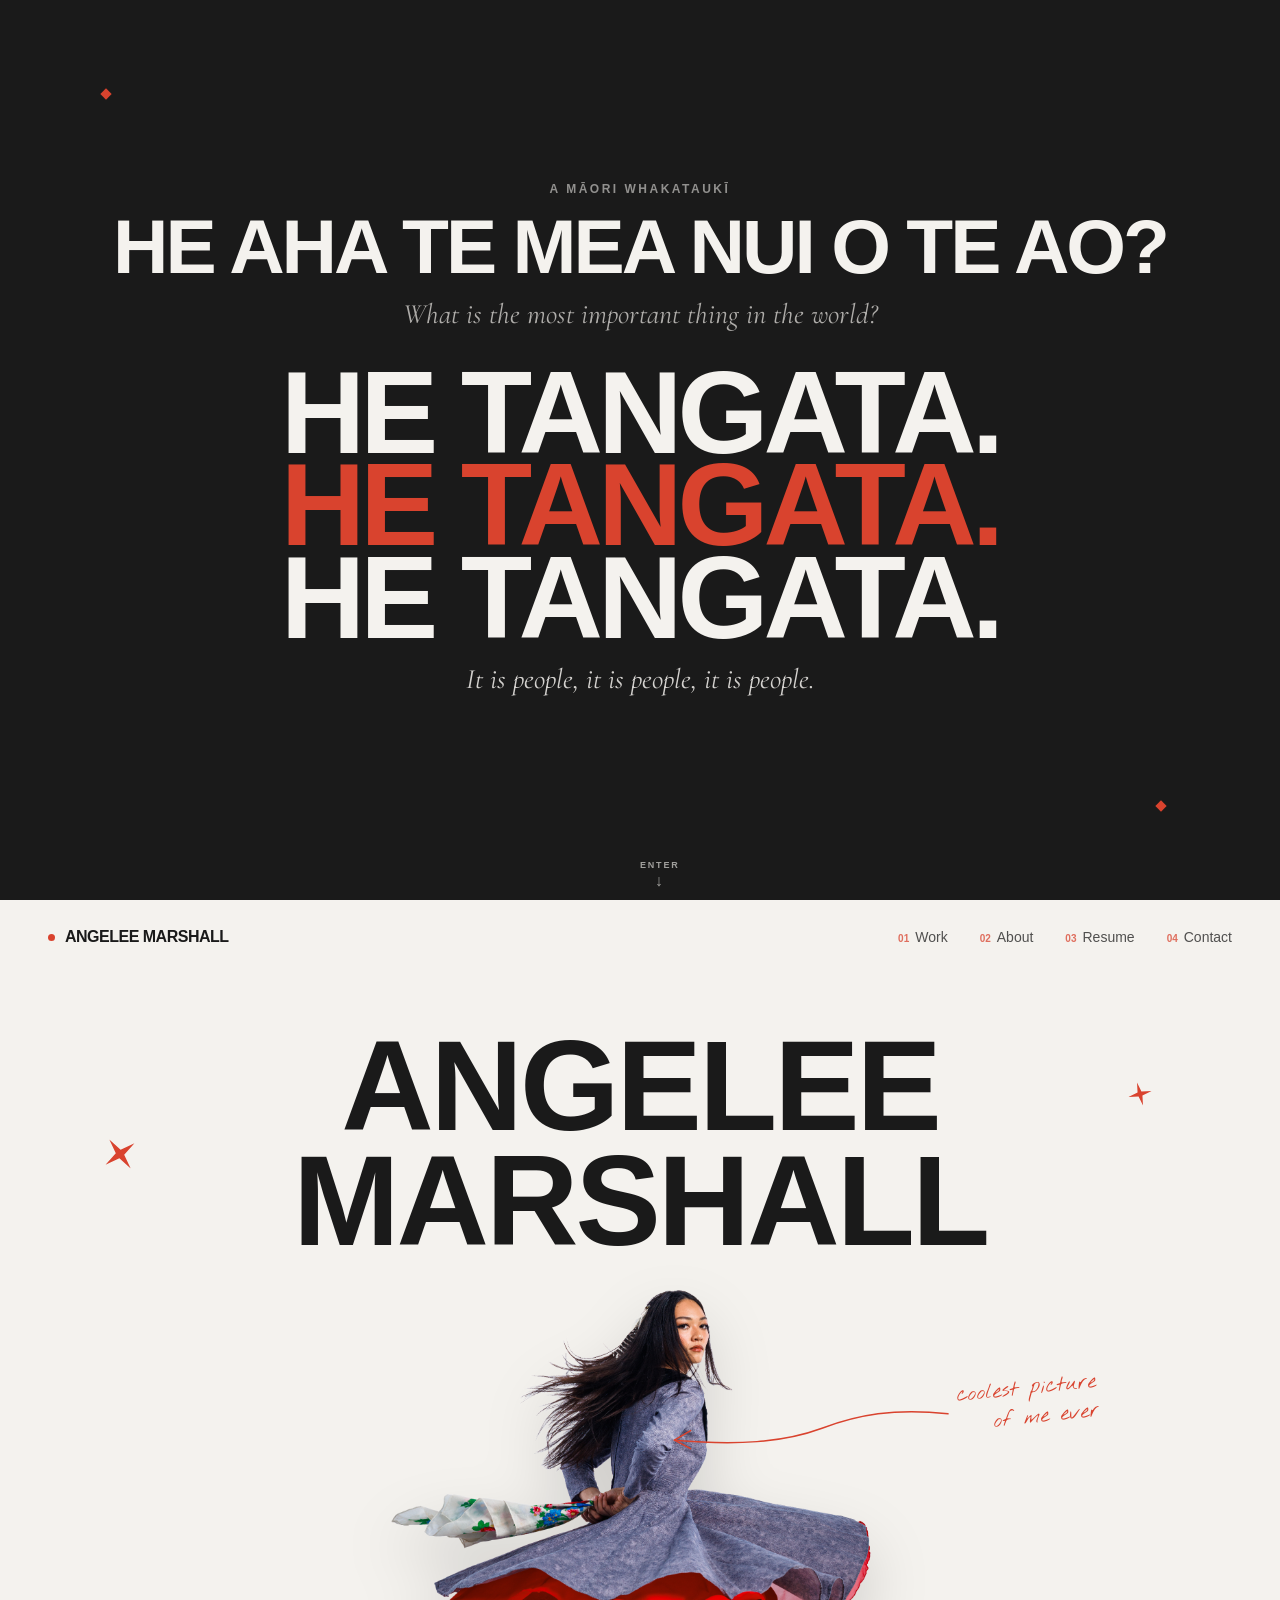
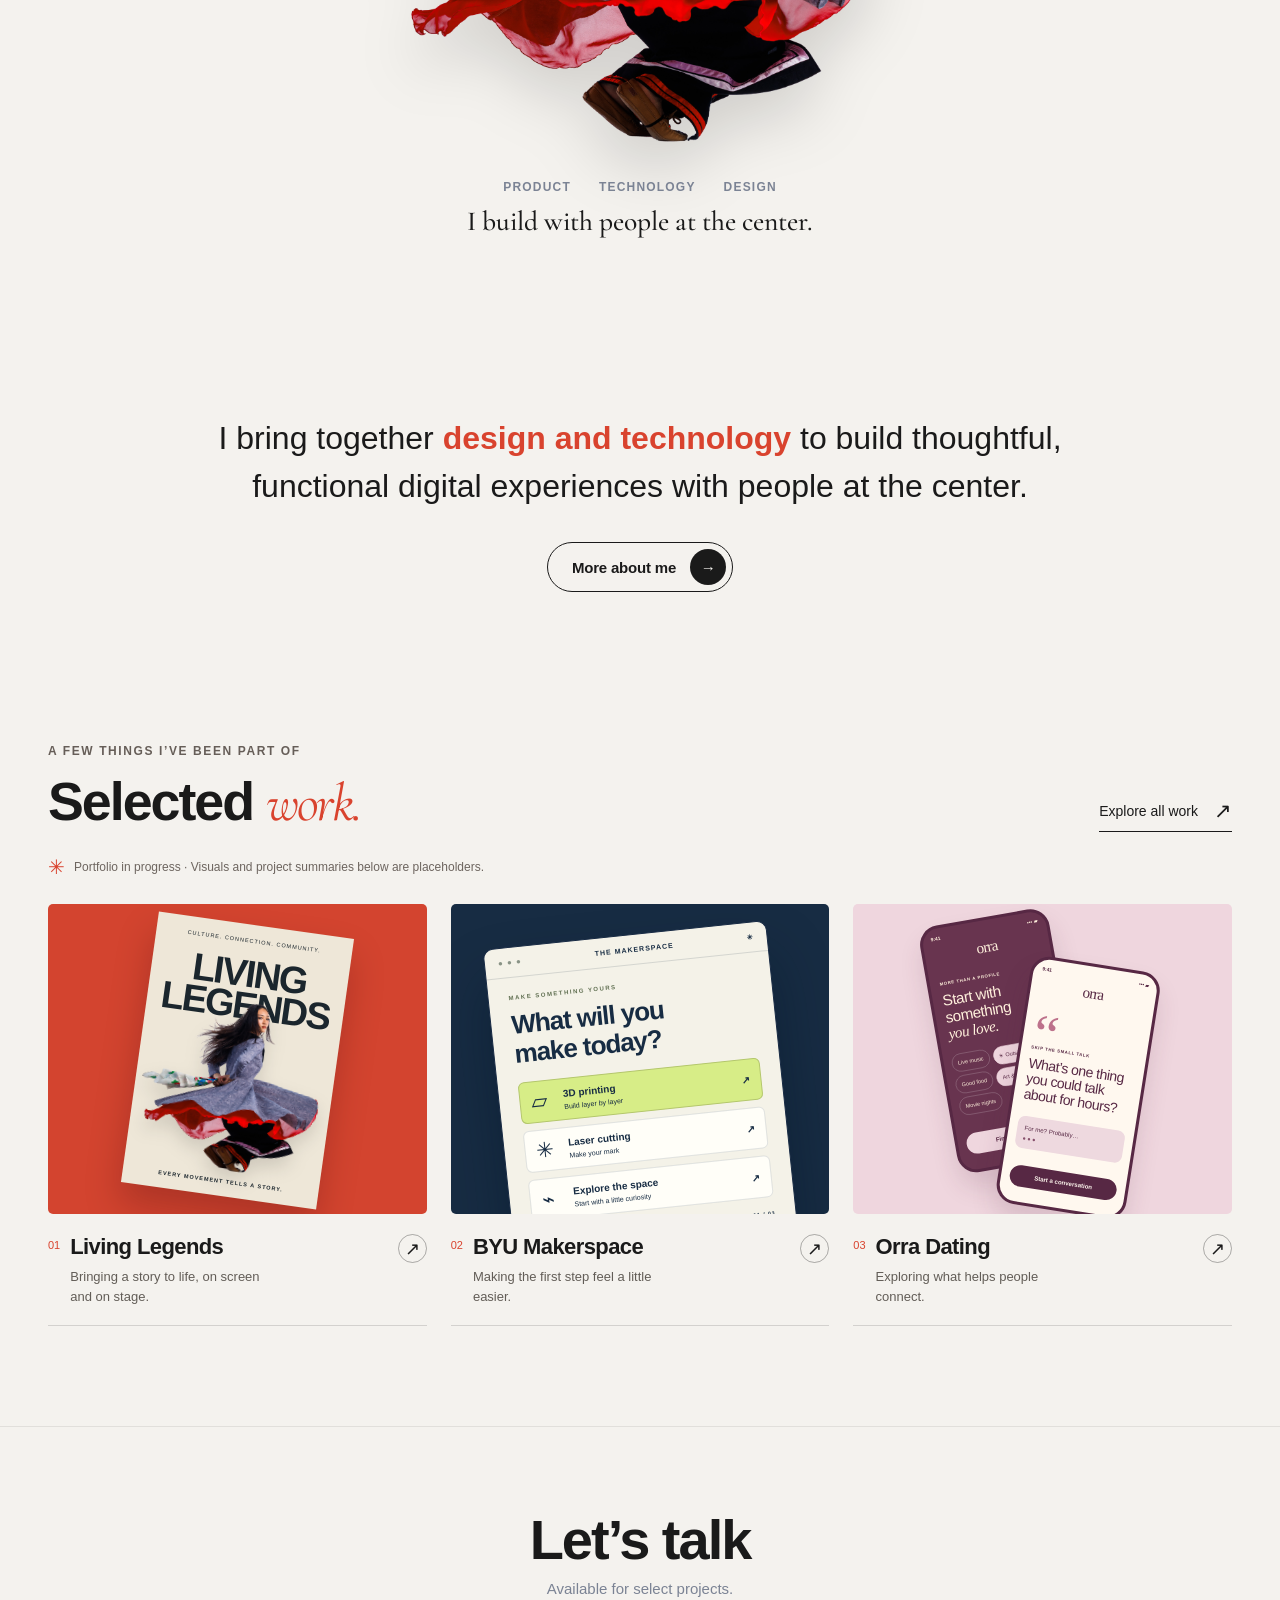
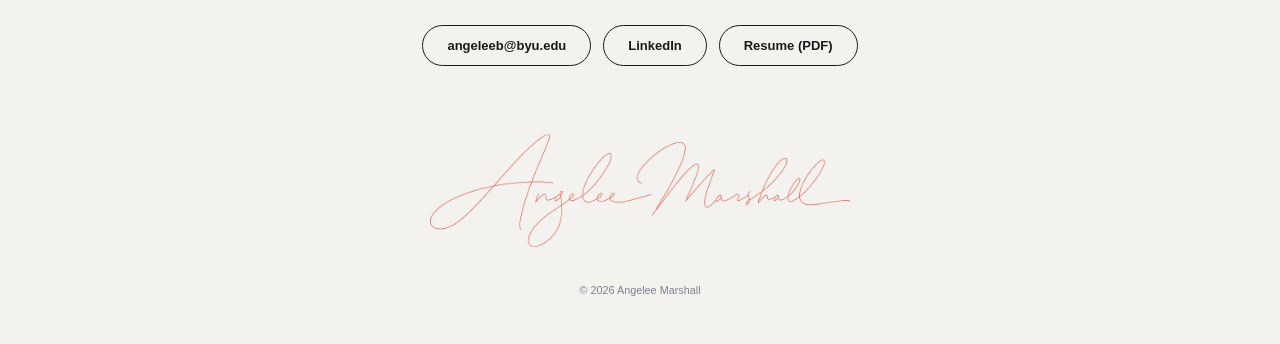
<file: index.html>
<!DOCTYPE html>
<html lang="en">
<head>
<meta charset="UTF-8">
<meta name="viewport" content="width=device-width, initial-scale=1.0">
<title>Angelee Marshall — Portfolio</title>
<script>try{var v=sessionStorage.getItem('pt');if(v)document.documentElement.classList.add(v==='soft'?'entering-soft':'entering')}catch(e){}</script>
<link rel="stylesheet" href="style.css">
<link rel="stylesheet" href="projects.css">
<link rel="icon" href="data:image/svg+xml,%3Csvg xmlns='http://www.w3.org/2000/svg' viewBox='0 0 24 24'%3E%3Cpath d='M12 0L14 10L24 12L14 14L12 24L10 14L0 12L10 10Z' fill='%23d9432e'/%3E%3C/svg%3E">
<meta property="og:title" content="Angelee Marshall — Portfolio">
<meta property="og:description" content="Design and technology, with people at the center.">
<meta property="og:type" content="website">
<meta property="og:image" content="angelee-photo.png">
<meta name="description" content="Design and technology, with people at the center.">
<noscript><style>.reveal,.reveal-fade,.reveal-left,.photo-wrap,.doodle{opacity:1!important;transform:none!important;filter:none!important}.doodle-line{clip-path:none!important}.doodle-arrow-path,.doodle-arrow-head{stroke-dashoffset:0!important}</style></noscript>
</head>
<body>

<section class="opening" aria-label="Portfolio introduction">
  <div class="opening-inner">
    <p class="opening-kicker">A Māori whakataukī</p>
    <h1>HE AHA TE MEA NUI O TE AO?</h1>
    <p class="opening-translation">What is the most important thing in the world?</p>

    <div class="people-line" aria-label="He tangata, he tangata, he tangata">
      <span>HE TANGATA.</span>
      <span>HE TANGATA.</span>
      <span>HE TANGATA.</span>
    </div>

    <p class="people-translation">It is people, it is people, it is people.</p>
  </div>

  <a class="scroll-cue" href="#home" aria-label="Continue to Angelee Marshall portfolio">
    <span>Enter</span>
    <span class="arrow">↓</span>
  </a>
</section>

<div class="site-shell" id="home">
  <nav aria-label="Main">
  <a class="logo" href="index.html#home"><span class="logo-mark"></span>ANGELEE MARSHALL</a>
  <ul>
    <li><a href="work.html"><span class="nav-num">01</span>Work</a></li>
    <li><a href="about.html"><span class="nav-num">02</span>About</a></li>
    <li><a href="resume.html"><span class="nav-num">03</span>Resume</a></li>
    <li><a href="contact.html"><span class="nav-num">04</span>Contact</a></li>
  </ul>
  <div class="nav-progress"><div class="nav-progress-bar"></div></div>
</nav>

  <div class="hero">
    <div class="headline">ANGELEE<br>MARSHALL</div>

    <svg class="sparkle sparkle-left" viewBox="0 0 24 24" fill="none" aria-hidden="true"><path d="M12 0L14 10L24 12L14 14L12 24L10 14L0 12L10 10L12 0Z" fill="currentColor"/></svg>
    <svg class="sparkle sparkle-right" viewBox="0 0 24 24" fill="none" aria-hidden="true"><path d="M12 0L14 10L24 12L14 14L12 24L10 14L0 12L10 10L12 0Z" fill="currentColor"/></svg>

    <div class="photo-wrap">
      <img src="angelee-photo.png" alt="Angelee Marshall dancing" class="hero-photo">
    </div>

    <div class="doodle">
      <span class="doodle-text">
        <span class="doodle-line doodle-line-one">coolest picture</span>
        <span class="doodle-line doodle-line-two">of me ever</span>
      </span>
      <svg viewBox="0 0 500 120" aria-hidden="true">
        <path class="doodle-arrow-path" pathLength="1" d="M480 38 C 390 28, 329 40, 270 62 C 205 86, 128 91, 24 82" />
        <path class="doodle-arrow-head" pathLength="1" d="M24 82 L 51 66 M24 82 L 51 96" />
      </svg>
    </div>

    <div class="caption-bottom">
      <div class="tags">
        <span>Product</span>
        <span>Technology</span>
        <span>Design</span>
      </div>
      <p class="hero-intro">I build with people at the center.</p>
    </div>
  </div>

  <section class="about reveal" id="about">
    <p>I bring together <span class="accent">design and technology</span> to build thoughtful, functional digital experiences with people at the center.</p>
    <a class="about-cta" href="about.html"><span class="about-cta-text">More about me</span><span class="about-cta-arrow" aria-hidden="true">&rarr;</span></a>
  </section>

  <section class="selected-work selected-work--home" id="projects" aria-labelledby="selected-title">
  <div class="selection-heading">
    <div><p class="eyebrow">A FEW THINGS I’VE BEEN PART OF</p><h2 id="selected-title">Selected <em>work.</em></h2></div>
    <a class="home-work-link" href="work.html">Explore all work <span aria-hidden="true">↗</span></a>
  </div>
  <p class="draft-note"><span aria-hidden="true">✳</span> Portfolio in progress · Visuals and project summaries below are placeholders.</p>

  <div class="home-project-grid">
  <article class="project-entry" data-project="legends">
    <button class="project-button" type="button" data-open-project="legends" aria-haspopup="dialog" aria-label="Explore Living Legends project preview">
      <div class="project-stage legends-stage" aria-hidden="true">
        <div class="stage-topline"><span>BYU LIVING LEGENDS</span><span>CREATIVE DIRECTION / 01</span></div>
        <div class="legends-type">STORIES<br>IN <i>MOTION.</i></div>
        <div class="poster-paper"><span class="poster-label">CULTURE. CONNECTION. COMMUNITY.</span><strong>LIVING<br>LEGENDS</strong><img src="angelee-photo.png" alt="" loading="lazy"><span class="poster-bottom">EVERY MOVEMENT TELLS A STORY.</span></div>
        <div class="legends-note">Made to move you.</div>
        <span class="stage-edition">SOCIAL &amp; VISUAL STORYTELLING</span>
        <span class="project-hover">Explore preview <span>↗</span></span>
      </div>
      <div class="project-caption"><span class="project-index">01</span><div class="project-name"><h3>Living Legends</h3><p>Bringing a story to life, on screen and on stage.</p></div><div class="project-tags"><span>Visual design</span><span>Storytelling</span></div><span class="project-open" aria-hidden="true">↗</span></div>
    </button>
  </article>

  <article class="project-entry" data-project="makerspace">
    <button class="project-button" type="button" data-open-project="makerspace" aria-haspopup="dialog" aria-label="Explore BYU Makerspace project preview">
      <div class="project-stage maker-stage" aria-hidden="true">
        <div class="stage-topline"><span>BYU MAKERSPACE</span><span>EXPERIENCE DESIGN / 02</span></div>
        <div class="maker-type">BIG IDEAS.<br><span>SMALL<br>FIRST STEPS.</span></div>
        <div class="maker-window"><div class="window-bar"><span class="window-dots">● ● ●</span><span>THE MAKERSPACE</span><span>✳</span></div><div class="maker-screen"><div class="screen-eyebrow">MAKE SOMETHING YOURS</div><h4>What will you<br>make today?</h4><div class="tool-options"><div class="tool-option chosen"><span class="tool-icon">▱</span><span>3D printing<small>Build layer by layer</small></span><b>↗</b></div><div class="tool-option"><span class="tool-icon">✳</span><span>Laser cutting<small>Make your mark</small></span><b>↗</b></div><div class="tool-option"><span class="tool-icon">⌁</span><span>Explore the space<small>Start with a little curiosity</small></span><b>↗</b></div></div><div class="maker-screen-foot"><span>YOUR NEXT IDEA STARTS HERE.</span><span>01 / 03</span></div></div></div>
        <div class="maker-sticker">LESS FRICTION.<br><strong>MORE MAKING.</strong></div>
        <span class="stage-edition">FROM “HOW?” TO “I MADE THAT.”</span>
        <span class="project-hover">Explore preview <span>↗</span></span>
      </div>
      <div class="project-caption"><span class="project-index">02</span><div class="project-name"><h3>BYU Makerspace</h3><p>Making the first step feel a little easier.</p></div><div class="project-tags"><span>UX thinking</span><span>Service design</span></div><span class="project-open" aria-hidden="true">↗</span></div>
    </button>
  </article>

  <article class="project-entry" data-project="orra">
    <button class="project-button" type="button" data-open-project="orra" aria-haspopup="dialog" aria-label="Explore Orra Dating project preview">
      <div class="project-stage orra-stage" aria-hidden="true">
        <div class="stage-topline"><span>ORRA DATING</span><span>PRODUCT THINKING / 03</span></div>
        <div class="orra-wordmark">orra</div><div class="orra-tagline">A little curiosity.<br><i>A real connection.</i></div>
        <div class="phone phone-back"><div class="phone-status"><span>9:41</span><span>••• ▰</span></div><div class="phone-brand">orra</div><p class="phone-kicker">MORE THAN A PROFILE</p><h4>Start with<br>something<br><i>you love.</i></h4><div class="interest-cloud"><span>Live music</span><span class="interest-active">☀ Outside</span><span>Good food</span><span class="interest-active">Art &amp; design</span><span>Movie nights</span></div><div class="phone-action">Find your people</div></div>
        <div class="phone phone-front"><div class="phone-status"><span>9:41</span><span>••• ▰</span></div><div class="phone-brand">orra</div><div class="conversation-mark">“</div><p class="phone-kicker">SKIP THE SMALL TALK</p><h4>What’s one thing<br>you could talk<br>about for hours?</h4><div class="conversation-response">For me? Probably…<span class="typing-dots"><i></i><i></i><i></i></span></div><div class="phone-action">Start a conversation</div></div>
        <span class="stage-edition">DESIGNED AROUND CONNECTION</span>
        <span class="project-hover">Explore preview <span>↗</span></span>
      </div>
      <div class="project-caption"><span class="project-index">03</span><div class="project-name"><h3>Orra Dating</h3><p>Exploring what helps people connect.</p></div><div class="project-tags"><span>Product strategy</span><span>User experience</span></div><span class="project-open" aria-hidden="true">↗</span></div>
    </button>
  </article>
  </div>
  <p class="home-swipe-hint">Swipe to explore all three projects <span aria-hidden="true">↔</span></p>
</section>
<dialog class="project-dialog" aria-labelledby="dialog-title">
  <div class="dialog-top"><p class="eyebrow">PROJECT PREVIEW</p><button class="dialog-close" type="button" aria-label="Close project preview">Close <span aria-hidden="true">×</span></button></div>
  <p class="dialog-number"></p><h2 id="dialog-title"></h2><p class="dialog-intro"></p>
  <p class="dialog-disclaimer">Draft concept · These mockups and summaries are placeholders, not final deliverables or verified project results.</p>
  <div class="dialog-grid"><section><h3>The direction</h3><p class="dialog-direction"></p></section><section><h3>The design question</h3><p class="dialog-question"></p></section></div>
  <div class="dialog-next"><p>Case study in the making.</p><span>Real process, artifacts, and learnings coming next.</span></div>
</dialog>


  <footer id="contact">
  <h2><a href="contact.html">Let&rsquo;s talk</a></h2>
  <p>Available for select projects.</p>
  <div class="contact-links">
    <a href="mailto:angeleeb@byu.edu">angeleeb@byu.edu</a>
    <a href="https://www.linkedin.com/in/angelee-marshall" target="_blank" rel="noopener">LinkedIn</a>
    <a href="angelee-resume.pdf" download>Resume (PDF)</a>
  </div>
  <div class="sig reveal-fade">
    <img class="sig-image" src="signature-red.svg" alt="Angelee Marshall’s signature" width="2048" height="548">
  </div>
  <small>&copy; 2026 Angelee Marshall</small>
</footer>
</div>

<script src="script.js"></script>
<script src="projects.js"></script>
</body>
</html>
</file>
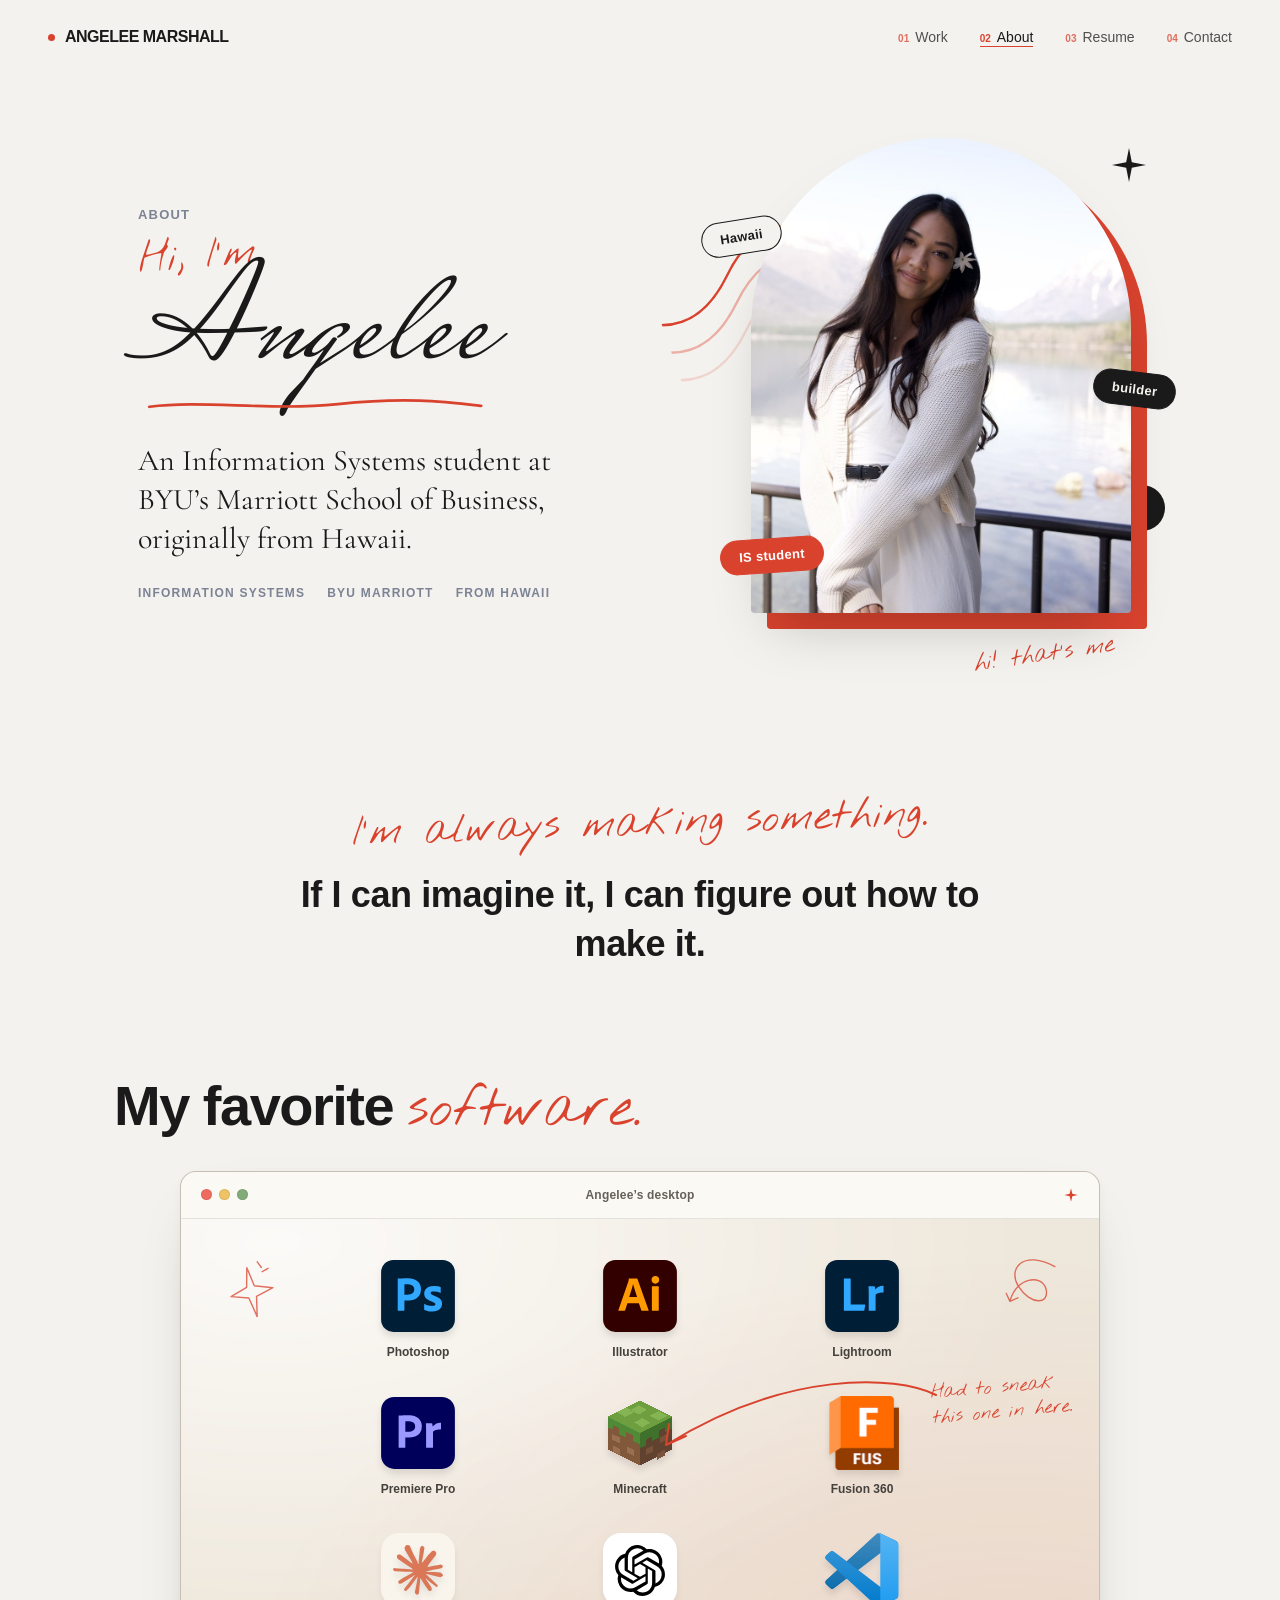
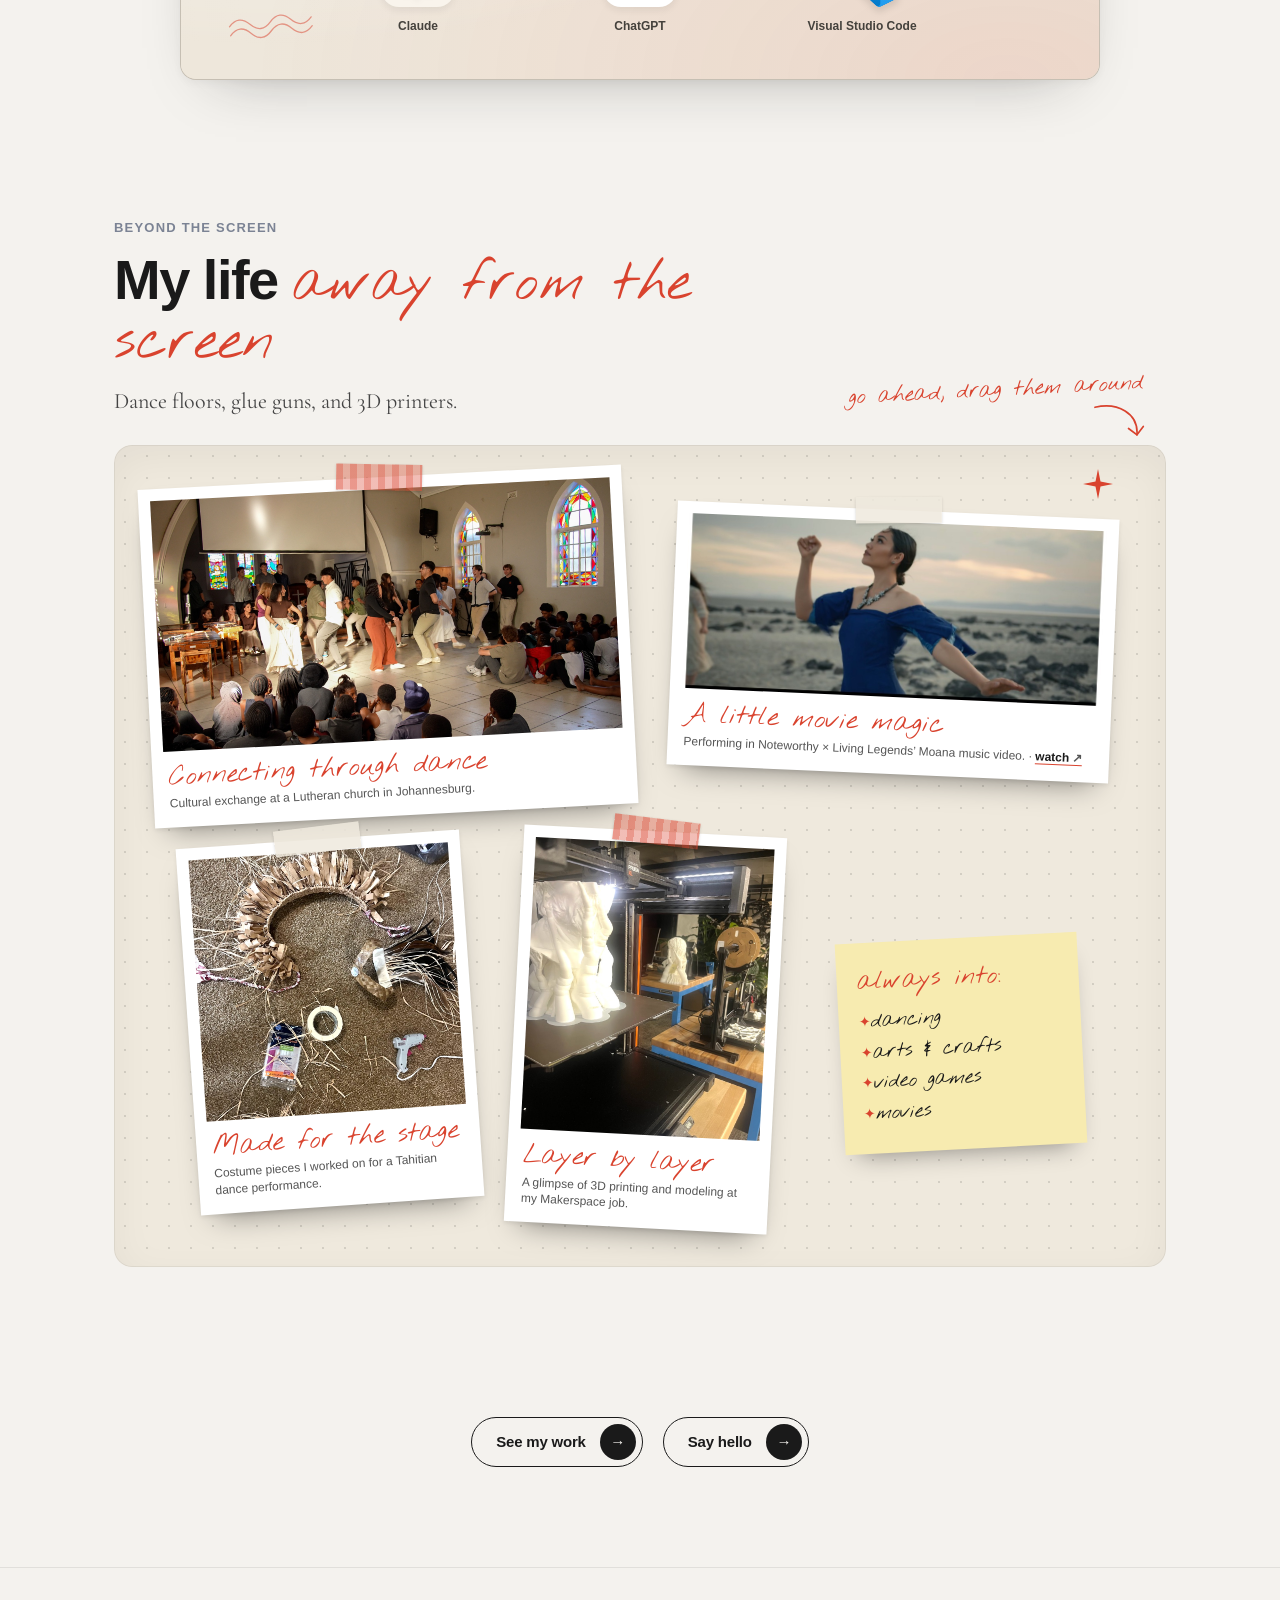
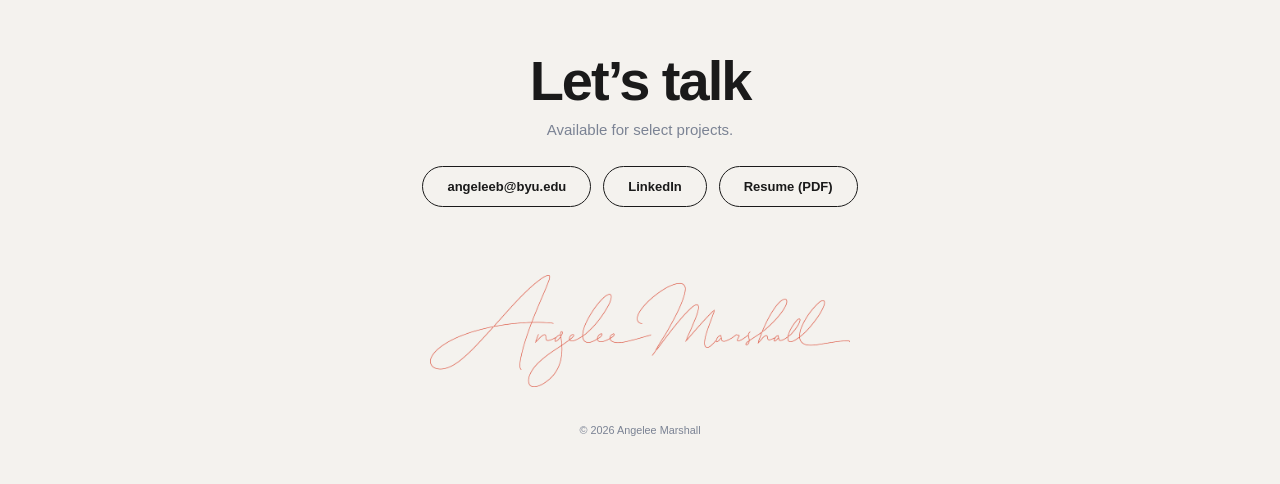
<file: about.html>
<!DOCTYPE html>
<html lang="en">
<head>
<meta charset="UTF-8">
<meta name="viewport" content="width=device-width, initial-scale=1.0">
<title>About — Angelee Marshall</title>
<script>try{var v=sessionStorage.getItem('pt');if(v)document.documentElement.classList.add(v==='soft'?'entering-soft':'entering')}catch(e){}</script>
<link rel="stylesheet" href="style.css">
<link rel="icon" href="data:image/svg+xml,%3Csvg xmlns='http://www.w3.org/2000/svg' viewBox='0 0 24 24'%3E%3Cpath d='M12 0L14 10L24 12L14 14L12 24L10 14L0 12L10 10Z' fill='%23d9432e'/%3E%3C/svg%3E">
<meta property="og:title" content="Angelee Marshall — Portfolio">
<meta property="og:description" content="Design and technology, with people at the center.">
<meta property="og:type" content="website">
<meta property="og:image" content="angelee-photo.png">
<meta name="description" content="Design and technology, with people at the center.">
<noscript><style>.reveal,.reveal-fade,.reveal-left,.photo-wrap,.doodle{opacity:1!important;transform:none!important;filter:none!important}.doodle-line{clip-path:none!important}.doodle-arrow-path,.doodle-arrow-head{stroke-dashoffset:0!important}</style></noscript>
</head>
<body>

<nav aria-label="Main">
  <a class="logo" href="index.html#home"><span class="logo-mark"></span>ANGELEE MARSHALL</a>
  <ul>
    <li><a href="work.html"><span class="nav-num">01</span>Work</a></li>
    <li><a href="about.html" class="active" aria-current="page"><span class="nav-num">02</span>About</a></li>
    <li><a href="resume.html"><span class="nav-num">03</span>Resume</a></li>
    <li><a href="contact.html"><span class="nav-num">04</span>Contact</a></li>
  </ul>
  <div class="nav-progress"><div class="nav-progress-bar"></div></div>
</nav>

<main>
<section class="about-hero">
  <div class="about-hero-text reveal">
    <p class="about-kicker">About</p>
    <h1 class="about-title" aria-label="Hi, I&rsquo;m Angelee"><span class="hi" aria-hidden="true">Hi, I&rsquo;m</span><span class="name-wrap" aria-hidden="true"><span class="name">Angelee</span><svg class="scribble" viewBox="0 0 300 18" preserveAspectRatio="none"><path pathLength="1" d="M4 11 C 50 3, 110 16, 170 8 S 262 5, 296 10"/></svg></span></h1>
    <p class="about-lede">An Information Systems student at BYU&rsquo;s Marriott School of Business, originally from Hawaii.</p>
    <ul class="about-facts" aria-label="Quick facts">
      <li>Information Systems</li>
      <li>BYU Marriott</li>
      <li>From Hawaii</li>
    </ul>
  </div>

  <div class="about-photo reveal">
    <svg class="deco-wave" viewBox="0 0 360 240" aria-hidden="true">
      <g class="wave-lines" fill="none" stroke="currentColor" stroke-width="2.5" stroke-linecap="round">
        <path d="M-160 95 Q-100 35-40 95 T80 95 T200 95 T320 95 T440 95 T560 95"/>
        <path d="M-160 125 Q-100 65-40 125 T80 125 T200 125 T320 125 T440 125 T560 125" opacity=".38"/>
        <path d="M-160 155 Q-100 95-40 155 T80 155 T200 155 T320 155 T440 155 T560 155" opacity=".16"/>
      </g>
    </svg>
    <span class="deco-dot" data-parallax="-0.08" aria-hidden="true"></span>
    <span class="sticker s1" data-parallax="0.07" aria-hidden="true">Hawaii</span>
    <span class="sticker s2" data-parallax="-0.06" aria-hidden="true">builder</span>
    <span class="sticker s3" data-parallax="0.04" aria-hidden="true">IS student</span>
    <div class="about-arch">
      <img src="angelee-about.jpg" alt="Angelee smiling with a white flower in her hair, standing by a mountain lake" width="900" height="1125">
    </div>
    <svg class="sparkle-static" viewBox="0 0 24 24" aria-hidden="true"><path d="M12 0L14 10L24 12L14 14L12 24L10 14L0 12L10 10L12 0Z" fill="currentColor"/></svg>
    <span class="about-note" aria-hidden="true">hi! that&rsquo;s me</span>
  </div>
</section>

<section class="about-curious reveal" aria-labelledby="making-title">
  <h2 class="about-always" id="making-title">I&rsquo;m always making something.</h2>
  <p>If I can imagine it, I can figure out how to make it.</p>
</section>

<section class="about-software" aria-labelledby="software-title">
  <div class="section-intro reveal">
    <h2 id="software-title">My favorite <em>software.</em></h2>
  </div>
  <div class="software-desktop reveal">
    <div class="desktop-bar">
      <span class="window-lights" aria-hidden="true"><i></i><i></i><i></i></span>
      <span class="desktop-title">Angelee&rsquo;s desktop</span>
      <svg class="desktop-menu-star" viewBox="0 0 24 24" aria-hidden="true"><path d="m12 2 2 8 8 2-8 2-2 8-2-8-8-2 8-2Z" fill="currentColor"/></svg>
    </div>
    <div class="desktop-canvas">
      <svg class="desktop-doodle doodle-star" viewBox="0 0 70 90" aria-hidden="true"><path d="m35 10 5 27 25 8-25 7-5 28-6-28-24-7 24-8Z M51 5l4 9M64 17l-9 3"/></svg>
      <svg class="desktop-doodle doodle-loop" viewBox="0 0 90 100" aria-hidden="true"><path d="M72 15C22 2 5 34 28 56s51 15 39-7C55 30 22 44 21 78M13 70l8 10 10-8"/></svg>
      <ul class="desktop-apps" aria-label="My favorite software">
      <li class="desktop-app"><span class="app-icon app-photoshop"><img src="app-icons/photoshop.svg" alt="" width="64" height="64" loading="lazy"></span><span class="app-label">Photoshop</span></li>
      <li class="desktop-app"><span class="app-icon app-illustrator"><img src="app-icons/illustrator.svg" alt="" width="64" height="64" loading="lazy"></span><span class="app-label">Illustrator</span></li>
      <li class="desktop-app"><span class="app-icon app-lightroom"><img src="app-icons/lightroom.svg" alt="" width="64" height="64" loading="lazy"></span><span class="app-label">Lightroom</span></li>
      <li class="desktop-app"><span class="app-icon app-premiere"><img src="app-icons/premiere.svg" alt="" width="64" height="64" loading="lazy"></span><span class="app-label">Premiere Pro</span></li>
      <li class="desktop-app minecraft-shortcut"><span class="app-icon app-minecraft"><img src="app-icons/minecraft.svg" alt="" width="64" height="64" loading="lazy"></span><span class="app-label">Minecraft</span></li>
      <li class="desktop-app"><span class="app-icon app-fusion360"><img src="app-icons/fusion360.png" alt="" width="64" height="64" loading="lazy"></span><span class="app-label">Fusion 360</span></li>
      <li class="desktop-app"><span class="app-icon app-claude"><img src="app-icons/claude.svg" alt="" width="64" height="64" loading="lazy"></span><span class="app-label">Claude</span></li>
      <li class="desktop-app"><span class="app-icon app-chatgpt"><img src="app-icons/chatgpt.svg" alt="" width="64" height="64" loading="lazy"></span><span class="app-label">ChatGPT</span></li>
      <li class="desktop-app"><span class="app-icon app-vscode"><img src="app-icons/vscode.svg" alt="" width="64" height="64" loading="lazy"></span><span class="app-label">Visual Studio Code</span></li>
      </ul>
      <div class="minecraft-aside">
        <svg class="minecraft-arrow" viewBox="0 0 300 90" aria-hidden="true"><path d="M290 20C250 0 140 -5 20 70M20 70l20-9M20 70l3-21"/></svg>
        <svg class="minecraft-arrow-mobile" viewBox="0 0 100 200" preserveAspectRatio="none" aria-hidden="true"><path d="M20 190C65 155 50 70 5 10M5 10l3 19M5 10l18 6"/></svg>
        <p>Had to sneak <br>this one in here.</p>
      </div>
      <svg class="desktop-doodle doodle-wave" viewBox="0 0 140 40" aria-hidden="true"><path d="M4 15q16-17 32 0t32 0t32 0t32 0M4 29q16-17 32 0t32 0t32 0t32 0"/></svg>
    </div>
  </div>
</section>

<section class="scrap" aria-labelledby="scrap-title">
  <div class="section-intro reveal">
    <p class="about-kicker">Beyond the screen</p>
    <h2 id="scrap-title">My life <em>away from the screen</em></h2>
    <p>Dance floors, glue guns, and 3D printers.</p>
  </div>

  <div class="scrap-wrap">
    <p class="scrap-hint" aria-hidden="true">go ahead, drag them around
      <svg viewBox="0 0 80 60"><path d="M6 8 C 40 2, 70 20, 66 52" /><path d="M66 52 L 54 42 M66 52 L 76 40" /></svg>
    </p>

    <div class="scrap-table reveal" data-scrap>
      <figure class="polaroid p-jhb" style="--r:-3deg;--i:0" tabindex="0">
        <span class="tape tape--red"></span>
        <img src="about-photos/johannesburg.jpg" alt="People dancing in a Johannesburg church while children sit around the floor watching" width="1800" height="981" draggable="false">
        <figcaption><b class="hand-caption">Connecting through dance</b><span>Cultural exchange at a Lutheran church in Johannesburg.</span></figcaption>
      </figure>

      <figure class="polaroid p-moana" style="--r:2.5deg;--i:1" tabindex="0">
        <span class="tape"></span>
        <img src="about-photos/moana.jpg" alt="Angelee dancing on a rocky shoreline in a blue off-shoulder dress, from the Noteworthy Moana music video" width="1024" height="430" draggable="false">
        <figcaption><b class="hand-caption">A little movie magic</b><span>Performing in Noteworthy &times; Living Legends&rsquo; Moana music video. &middot; <a href="https://www.youtube.com/watch?v=T2nwu7vfRfE" target="_blank" rel="noopener">watch <span aria-hidden="true">&nearr;</span></a></span></figcaption>
      </figure>

      <figure class="polaroid p-costume" style="--r:-4deg;--i:2" tabindex="0">
        <span class="tape"></span>
        <img src="about-photos/costume.jpg" alt="Raffia dance costume pieces in progress on the carpet, with tape, glue gun, and feathers" width="1017" height="1024" draggable="false">
        <figcaption><b class="hand-caption">Made for the stage</b><span>Costume pieces I worked on for a Tahitian dance performance.</span></figcaption>
      </figure>

      <figure class="polaroid p-maker" style="--r:3deg;--i:3" tabindex="0">
        <span class="tape tape--red"></span>
        <img src="about-photos/makerspace.jpg" alt="A large white 3D print on a Prusa printer, with more printers and a bust sculpture in the background" width="838" height="1024" draggable="false">
        <figcaption><b class="hand-caption">Layer by layer</b><span>A glimpse of 3D printing and modeling at my Makerspace job.</span></figcaption>
      </figure>

      <div class="sticky-note" style="--r:-3deg;--i:4">
        <b>always into:</b>
        <ul><li>dancing</li><li>arts &amp; crafts</li><li>video games</li><li>movies</li></ul>
      </div>

      <svg class="table-sparkle" viewBox="0 0 24 24" aria-hidden="true"><path d="M12 0L14 10L24 12L14 14L12 24L10 14L0 12L10 10L12 0Z" fill="currentColor"/></svg>
    </div>
  </div>
</section>

<section class="about-next reveal">
  <a class="about-cta" href="work.html"><span class="about-cta-text">See my work</span><span class="about-cta-arrow" aria-hidden="true">&rarr;</span></a>
  <a class="about-cta" href="contact.html"><span class="about-cta-text">Say hello</span><span class="about-cta-arrow" aria-hidden="true">&rarr;</span></a>
</section>
</main>

<footer id="contact">
  <h2><a href="contact.html">Let&rsquo;s talk</a></h2>
  <p>Available for select projects.</p>
  <div class="contact-links">
    <a href="mailto:angeleeb@byu.edu">angeleeb@byu.edu</a>
    <a href="https://www.linkedin.com/in/angelee-marshall" target="_blank" rel="noopener">LinkedIn</a>
    <a href="angelee-resume.pdf" download>Resume (PDF)</a>
  </div>
  <div class="sig reveal-fade">
    <img class="sig-image" src="signature-red.svg" alt="Angelee Marshall’s signature" width="2048" height="548">
  </div>
  <small>&copy; 2026 Angelee Marshall</small>
</footer>

<script src="script.js"></script>
<script src="about.js"></script>
</body>
</html>
</file>
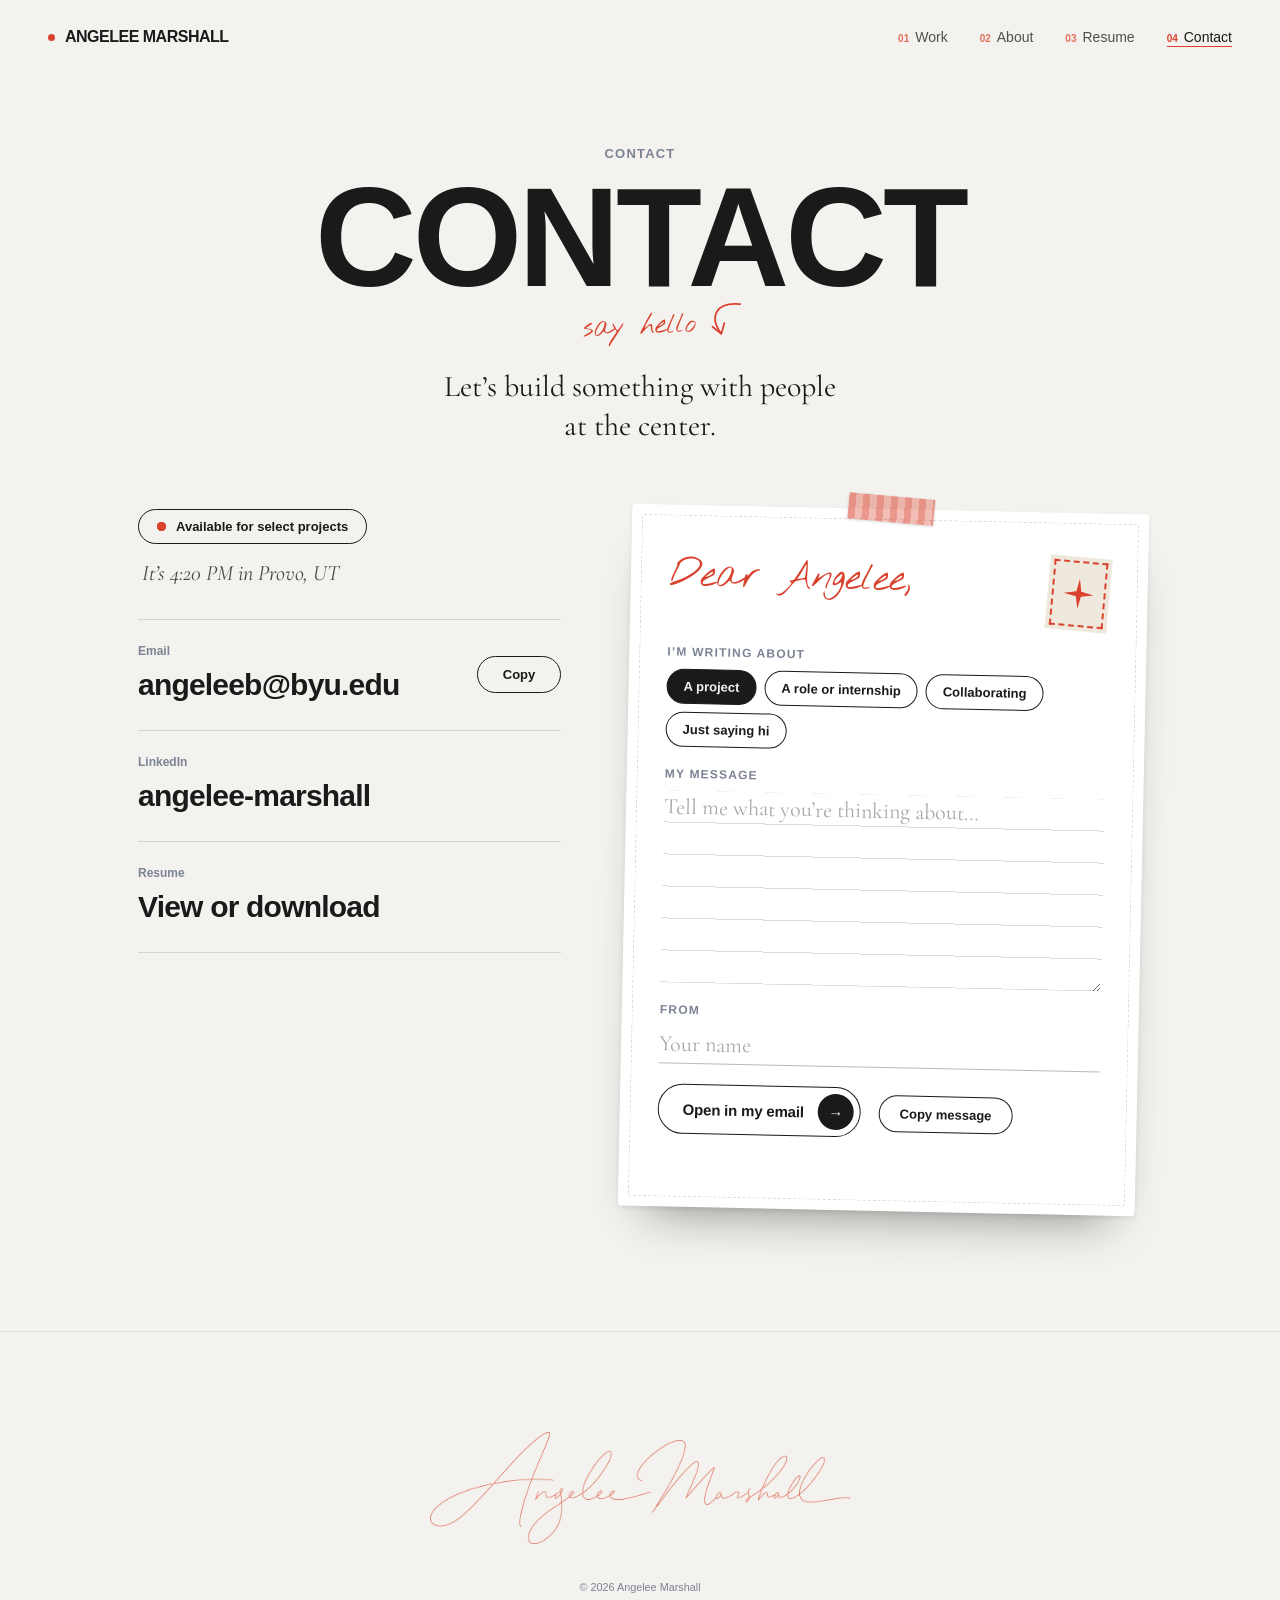
<file: contact.html>
<!DOCTYPE html>
<html lang="en">
<head>
<meta charset="UTF-8">
<meta name="viewport" content="width=device-width, initial-scale=1.0">
<title>Contact — Angelee Marshall</title>
<script>try{var v=sessionStorage.getItem('pt');if(v)document.documentElement.classList.add(v==='soft'?'entering-soft':'entering')}catch(e){}</script>
<link rel="stylesheet" href="style.css">
<link rel="icon" href="data:image/svg+xml,%3Csvg xmlns='http://www.w3.org/2000/svg' viewBox='0 0 24 24'%3E%3Cpath d='M12 0L14 10L24 12L14 14L12 24L10 14L0 12L10 10Z' fill='%23d9432e'/%3E%3C/svg%3E">
<meta property="og:title" content="Angelee Marshall — Portfolio">
<meta property="og:description" content="Design and technology, with people at the center.">
<meta property="og:type" content="website">
<meta property="og:image" content="angelee-photo.png">
<meta name="description" content="Design and technology, with people at the center.">
<noscript><style>.reveal,.reveal-fade,.reveal-left,.photo-wrap,.doodle{opacity:1!important;transform:none!important;filter:none!important}.doodle-line{clip-path:none!important}.doodle-arrow-path,.doodle-arrow-head{stroke-dashoffset:0!important}</style></noscript>
</head>
<body>

<nav aria-label="Main">
  <a class="logo" href="index.html#home"><span class="logo-mark"></span>ANGELEE MARSHALL</a>
  <ul>
    <li><a href="work.html"><span class="nav-num">01</span>Work</a></li>
    <li><a href="about.html"><span class="nav-num">02</span>About</a></li>
    <li><a href="resume.html"><span class="nav-num">03</span>Resume</a></li>
    <li><a href="contact.html" class="active" aria-current="page"><span class="nav-num">04</span>Contact</a></li>
  </ul>
  <div class="nav-progress"><div class="nav-progress-bar"></div></div>
</nav>

<main>
<header class="ct-hero">
  <div class="ct-hero-inner reveal">
    <p class="about-kicker">Contact</p>
    <h1>CONTACT</h1>
    <p class="rs-note" aria-hidden="true">say hello
      <svg viewBox="0 0 60 60"><path d="M10 6 C 44 8, 52 30, 30 52" /><path d="M30 52 L 28 36 M30 52 L 44 44" /></svg>
    </p>
    <p class="rs-sub">Let&rsquo;s build something with people at the center.</p>
  </div>
</header>

<section class="ct-grid" aria-label="Get in touch">
  <div class="ct-left reveal">
    <p class="ct-status"><span class="ct-dot" aria-hidden="true"></span>Available for select projects</p>
    <p class="ct-time" id="ct-time" aria-live="off"></p>

    <div class="ct-links">
      <div class="contact-row">
        <a class="contact-main" href="mailto:angeleeb@byu.edu"><span class="contact-label">Email</span><span class="contact-value">angeleeb@byu.edu</span><span class="contact-go" aria-hidden="true">&rarr;</span></a>
        <button class="copy-btn" type="button" data-copy="angeleeb@byu.edu" aria-live="polite">Copy</button>
      </div>
      <div class="contact-row">
        <a class="contact-main" href="https://www.linkedin.com/in/angelee-marshall" target="_blank" rel="noopener"><span class="contact-label">LinkedIn</span><span class="contact-value">angelee-marshall</span><span class="contact-go" aria-hidden="true">&rarr;</span></a>
      </div>
      <div class="contact-row">
        <a class="contact-main" href="resume.html"><span class="contact-label">Resume</span><span class="contact-value">View or download</span><span class="contact-go" aria-hidden="true">&rarr;</span></a>
      </div>
    </div>
  </div>

  <form class="postcard reveal" data-postcard novalidate>
    <span class="tape tape--red"></span>
    <div class="postcard-head">
      <p class="hand-caption">Dear Angelee,</p>
      <div class="pc-stamp" aria-hidden="true"><svg viewBox="0 0 24 24"><path d="M12 0L14 10L24 12L14 14L12 24L10 14L0 12L10 10L12 0Z" fill="currentColor"/></svg></div>
    </div>

    <fieldset class="pc-topics">
      <legend>I&rsquo;m writing about</legend>
      <div class="pc-chips"><input type="radio" name="topic" id="t1" value="A project" checked><label for="t1">A project</label><input type="radio" name="topic" id="t2" value="A role or internship"><label for="t2">A role or internship</label><input type="radio" name="topic" id="t3" value="Collaborating"><label for="t3">Collaborating</label><input type="radio" name="topic" id="t4" value="Just saying hi"><label for="t4">Just saying hi</label></div>
    </fieldset>

    <label class="pc-field"><span>My message</span>
      <textarea name="message" rows="6" placeholder="Tell me what you&rsquo;re thinking about&hellip;"></textarea>
    </label>

    <label class="pc-field pc-field--name"><span>From</span>
      <input type="text" name="name" autocomplete="name" placeholder="Your name">
    </label>

    <div class="pc-actions">
      <button class="about-cta" type="submit"><span class="about-cta-text">Open in my email</span><span class="about-cta-arrow" aria-hidden="true">&rarr;</span></button>
      <button class="pc-copy" type="button">Copy message</button>
    </div>
    <p class="pc-status" role="status" aria-live="polite"></p>
  </form>
</section>
</main>

<footer>
  <div class="sig reveal-fade">
    <img class="sig-image" src="signature-red.svg" alt="Angelee Marshall’s signature" width="2048" height="548">
  </div>
  <small>&copy; 2026 Angelee Marshall</small>
</footer>

<script src="script.js"></script>
<script src="contact.js"></script>
</body>
</html>
</file>
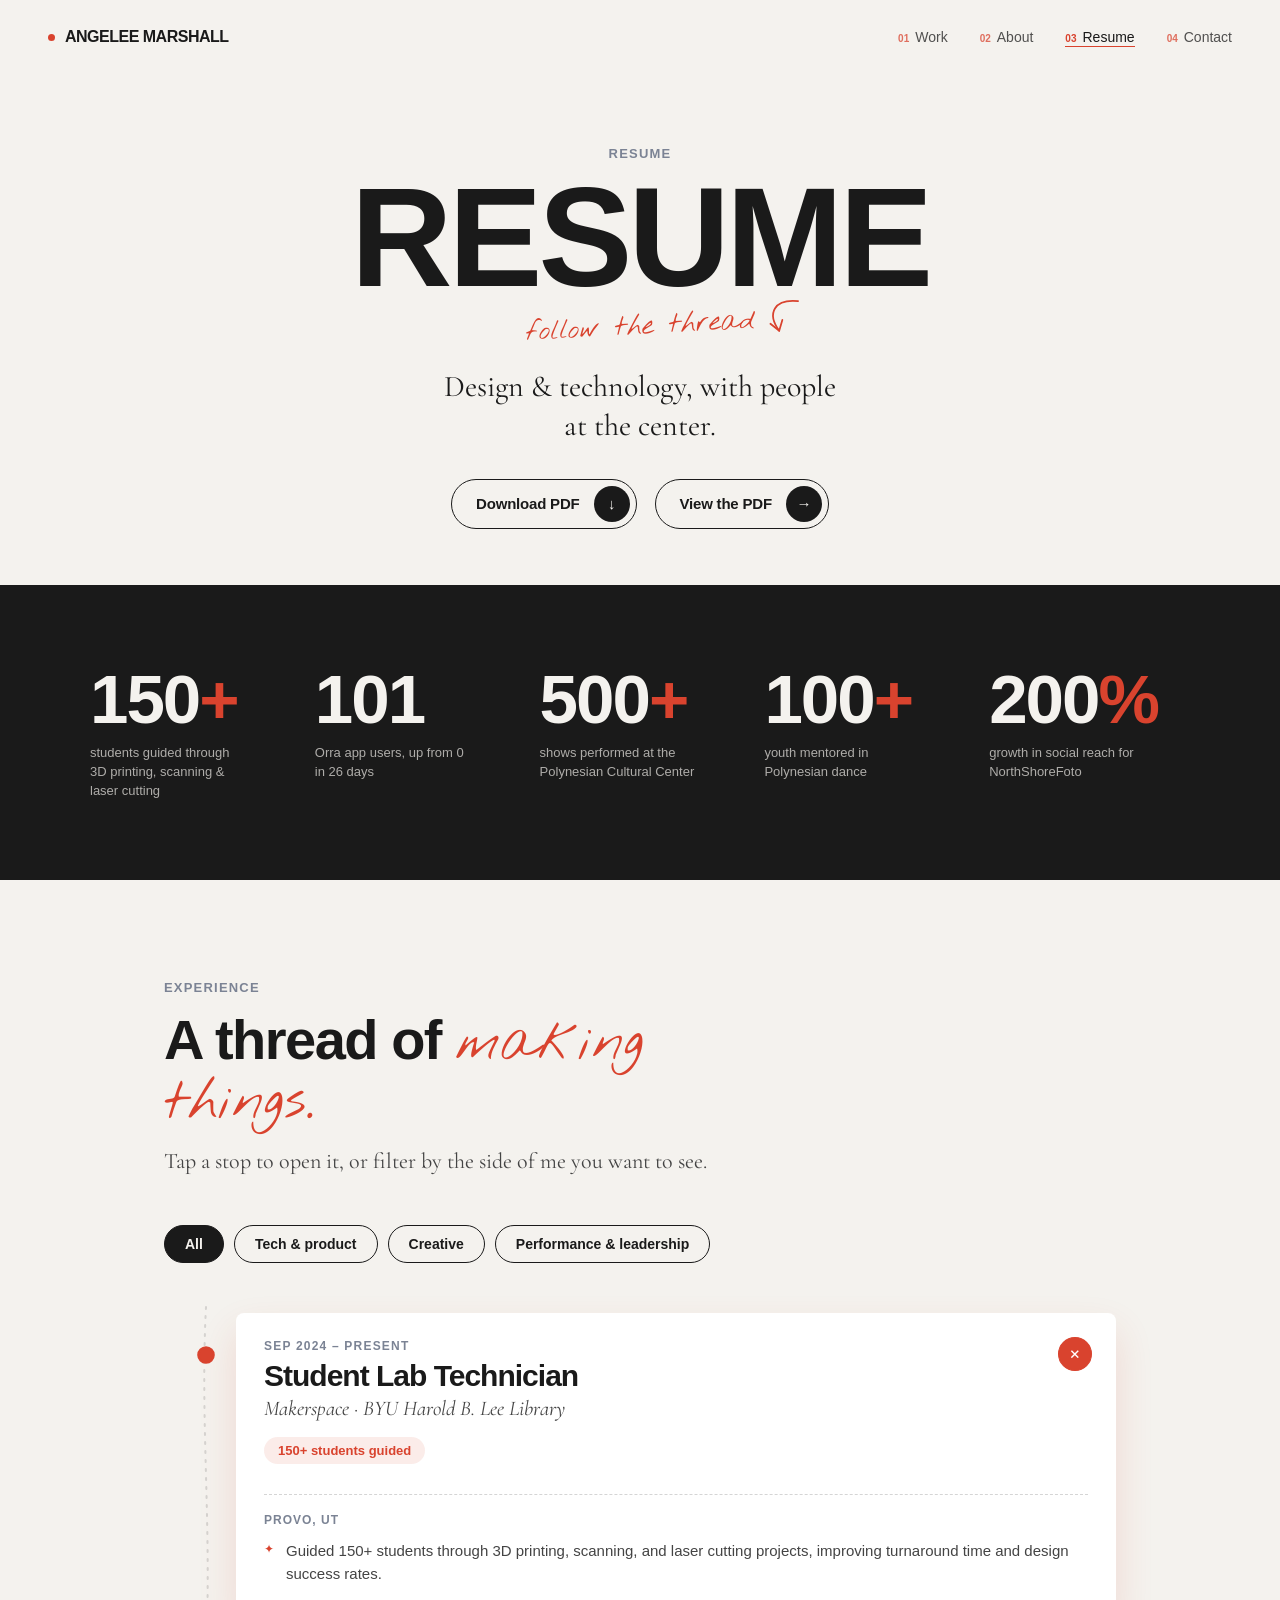
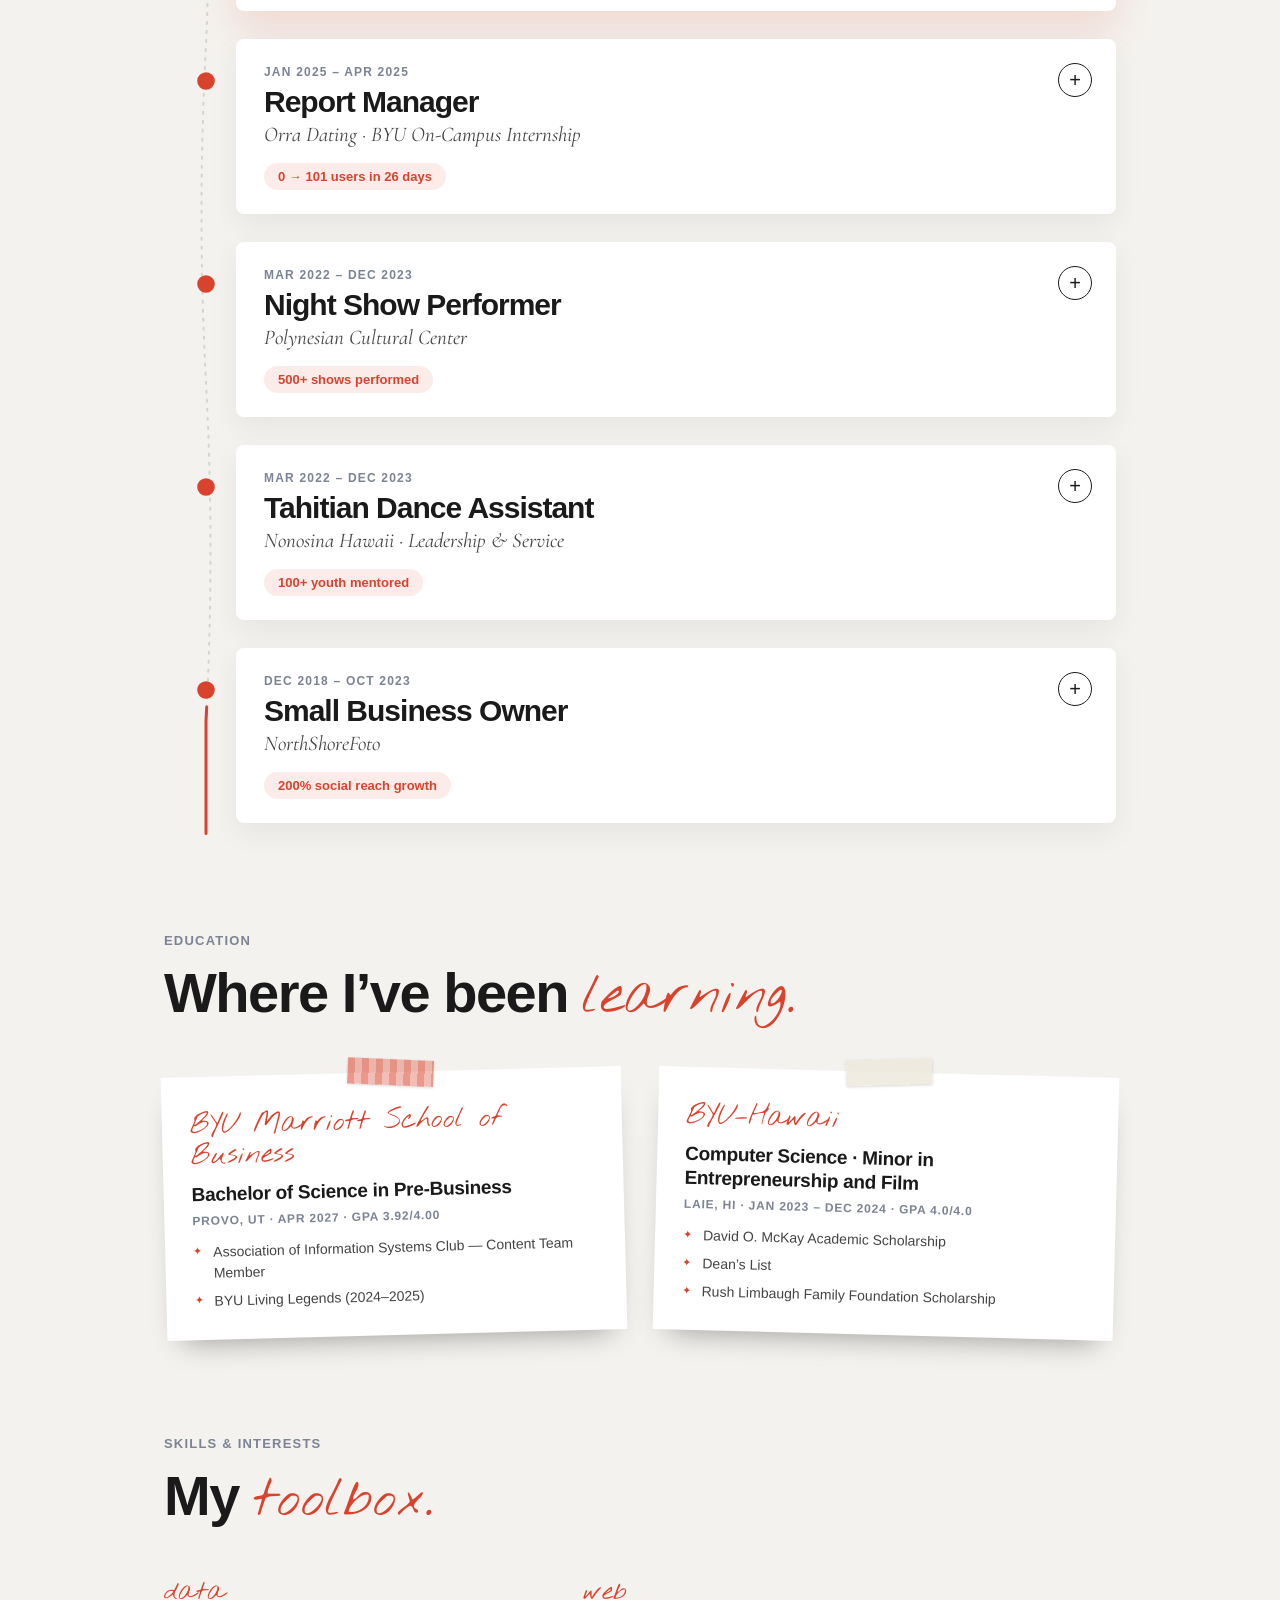
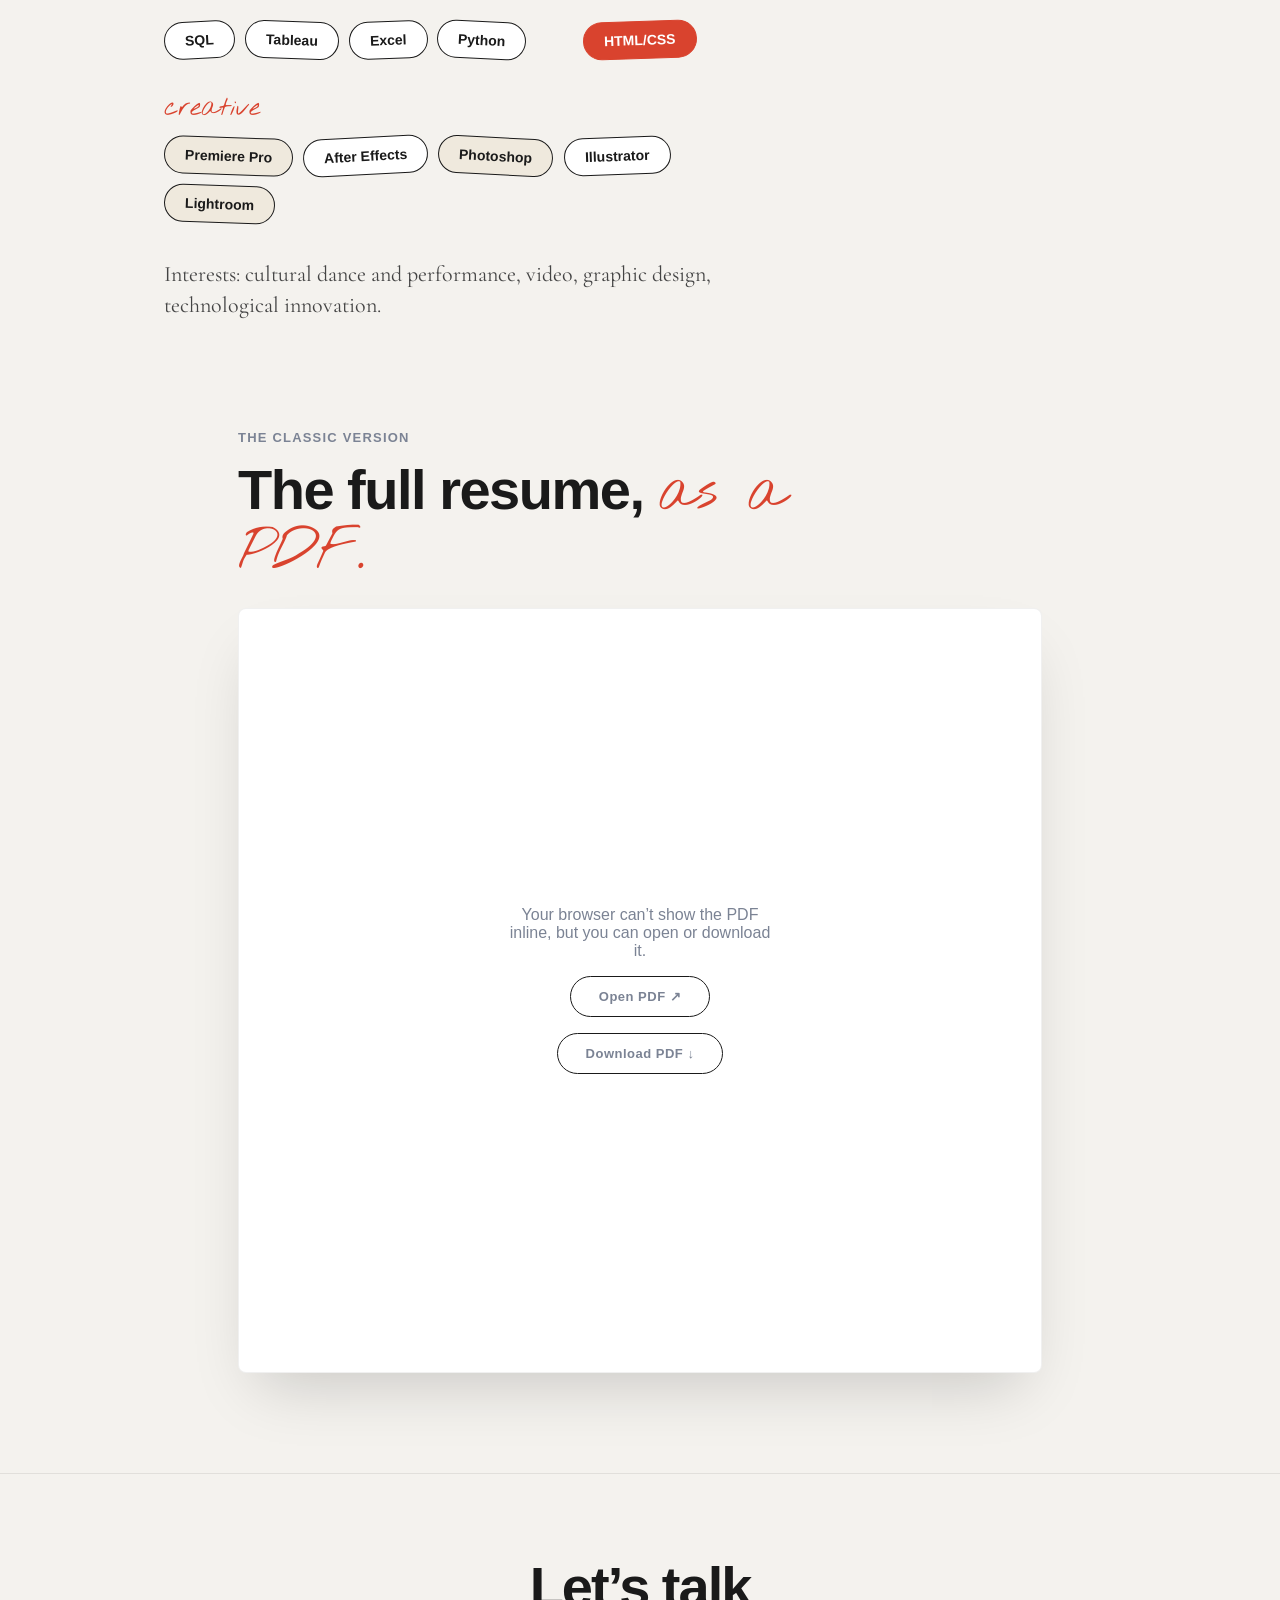
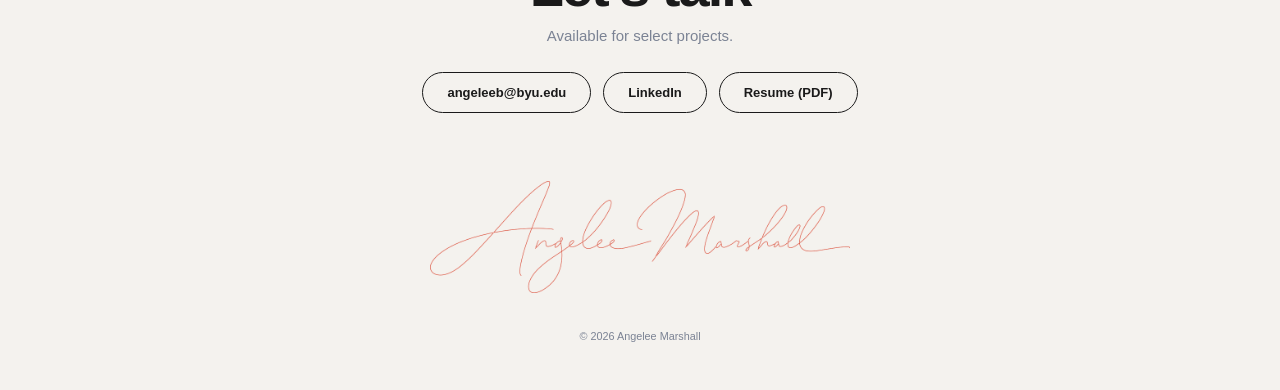
<file: resume.html>
<!DOCTYPE html>
<html lang="en">
<head>
<meta charset="UTF-8">
<meta name="viewport" content="width=device-width, initial-scale=1.0">
<title>Resume — Angelee Marshall</title>
<script>try{var v=sessionStorage.getItem('pt');if(v)document.documentElement.classList.add(v==='soft'?'entering-soft':'entering')}catch(e){}</script>
<link rel="stylesheet" href="style.css">
<link rel="icon" href="data:image/svg+xml,%3Csvg xmlns='http://www.w3.org/2000/svg' viewBox='0 0 24 24'%3E%3Cpath d='M12 0L14 10L24 12L14 14L12 24L10 14L0 12L10 10Z' fill='%23d9432e'/%3E%3C/svg%3E">
<meta property="og:title" content="Angelee Marshall — Portfolio">
<meta property="og:description" content="Design and technology, with people at the center.">
<meta property="og:type" content="website">
<meta property="og:image" content="angelee-photo.png">
<meta name="description" content="Design and technology, with people at the center.">
<noscript><style>.reveal,.reveal-fade,.reveal-left,.photo-wrap,.doodle{opacity:1!important;transform:none!important;filter:none!important}.doodle-line{clip-path:none!important}.doodle-arrow-path,.doodle-arrow-head{stroke-dashoffset:0!important}</style></noscript>
</head>
<body>

<nav aria-label="Main">
  <a class="logo" href="index.html#home"><span class="logo-mark"></span>ANGELEE MARSHALL</a>
  <ul>
    <li><a href="work.html"><span class="nav-num">01</span>Work</a></li>
    <li><a href="about.html"><span class="nav-num">02</span>About</a></li>
    <li><a href="resume.html" class="active" aria-current="page"><span class="nav-num">03</span>Resume</a></li>
    <li><a href="contact.html"><span class="nav-num">04</span>Contact</a></li>
  </ul>
  <div class="nav-progress"><div class="nav-progress-bar"></div></div>
</nav>

<main>
<header class="rs-hero">
  <div class="rs-hero-inner reveal">
    <p class="about-kicker">Resume</p>
    <h1>RESUME</h1>
    <p class="rs-note" aria-hidden="true">follow the thread
      <svg viewBox="0 0 60 60"><path d="M10 6 C 44 8, 52 30, 30 52" /><path d="M30 52 L 28 36 M30 52 L 44 44" /></svg>
    </p>
    <p class="rs-sub">Design &amp; technology, with people at the center.</p>
    <div class="rs-actions">
      <a class="about-cta" href="angelee-resume.pdf" download><span class="about-cta-text">Download PDF</span><span class="about-cta-arrow" aria-hidden="true">&darr;</span></a>
      <a class="about-cta" href="#pdf"><span class="about-cta-text">View the PDF</span><span class="about-cta-arrow" aria-hidden="true">&rarr;</span></a>
    </div>
  </div>
</header>

<section class="rs-stats" aria-label="Resume highlights">
  <div class="rs-stats-inner reveal"><div class="rs-stat"><b><span class="count" data-to="150">150</span><i>+</i></b><span>students guided through 3D printing, scanning &amp; laser cutting</span></div><div class="rs-stat"><b><span class="count" data-to="101">101</span><i></i></b><span>Orra app users, up from 0 in 26 days</span></div><div class="rs-stat"><b><span class="count" data-to="500">500</span><i>+</i></b><span>shows performed at the Polynesian Cultural Center</span></div><div class="rs-stat"><b><span class="count" data-to="100">100</span><i>+</i></b><span>youth mentored in Polynesian dance</span></div><div class="rs-stat"><b><span class="count" data-to="200">200</span><i>%</i></b><span>growth in social reach for NorthShoreFoto</span></div></div>
</section>

<section class="rs-experience" aria-labelledby="exp-title">
  <div class="section-intro reveal">
    <p class="about-kicker">Experience</p>
    <h2 id="exp-title">A thread of <em>making things.</em></h2>
    <p>Tap a stop to open it, or filter by the side of me you want to see.</p>
  </div>

  <div class="rs-filters reveal" role="group" aria-label="Filter experience">
    <button class="rs-chip is-on" type="button" data-filter="all" aria-pressed="true">All</button>
    <button class="rs-chip" type="button" data-filter="tech" aria-pressed="false">Tech &amp; product</button>
    <button class="rs-chip" type="button" data-filter="creative" aria-pressed="false">Creative</button>
    <button class="rs-chip" type="button" data-filter="perform" aria-pressed="false">Performance &amp; leadership</button>
  </div>

  <div class="thread" data-thread>
    <svg class="thread-svg" viewBox="0 0 24 1000" preserveAspectRatio="none" aria-hidden="true">
      <path class="thread-base" d="M12 0 C 6 100, 18 200, 12 300 S 6 500, 12 600 S 18 800, 12 900 L 12 1000" vector-effect="non-scaling-stroke"/>
      <path class="thread-prog" pathLength="1" d="M12 0 C 6 100, 18 200, 12 300 S 6 500, 12 600 S 18 800, 12 900 L 12 1000" vector-effect="non-scaling-stroke"/>
    </svg>
    <span class="thread-pen" aria-hidden="true"><svg viewBox="0 0 24 24"><path d="M12 0L14 10L24 12L14 14L12 24L10 14L0 12L10 10L12 0Z" fill="currentColor"/></svg></span>
    <article class="tl-item reveal is-open" data-cats="tech creative">
      <span class="tl-node" aria-hidden="true"></span>
      <div class="tl-card">
        <button class="tl-head" type="button" aria-expanded="true" aria-controls="tl-body-1">
          <span class="tl-dates">Sep 2024 &ndash; Present</span>
          <span class="tl-role">Student Lab Technician</span>
          <span class="tl-org">Makerspace &middot; BYU Harold B. Lee Library</span>
          <span class="tl-stat">150+ students guided</span>
          <span class="tl-toggle" aria-hidden="true">+</span>
        </button>
        <div class="tl-body" id="tl-body-1"><div class="tl-body-inner">
          <p class="tl-loc">Provo, UT</p>
          <ul><li>Guided 150+ students through 3D printing, scanning, and laser cutting projects, improving turnaround time and design success rates.</li></ul>
        </div></div>
      </div>
    </article>
    <article class="tl-item reveal" data-cats="tech creative">
      <span class="tl-node" aria-hidden="true"></span>
      <div class="tl-card">
        <button class="tl-head" type="button" aria-expanded="false" aria-controls="tl-body-2">
          <span class="tl-dates">Jan 2025 &ndash; Apr 2025</span>
          <span class="tl-role">Report Manager</span>
          <span class="tl-org">Orra Dating &middot; BYU On-Campus Internship</span>
          <span class="tl-stat">0 &rarr; 101 users in 26 days</span>
          <span class="tl-toggle" aria-hidden="true">+</span>
        </button>
        <div class="tl-body" id="tl-body-2"><div class="tl-body-inner">
          <p class="tl-loc">Provo, UT</p>
          <ul><li>Increased app users from 0 to 101 and 500+ active Instagram followers in 26 days by leading Jan 2025 &ndash; April 2025 marketing and social media campaigns targeted at BYU students.</li></ul>
        </div></div>
      </div>
    </article>
    <article class="tl-item reveal" data-cats="perform">
      <span class="tl-node" aria-hidden="true"></span>
      <div class="tl-card">
        <button class="tl-head" type="button" aria-expanded="false" aria-controls="tl-body-3">
          <span class="tl-dates">Mar 2022 &ndash; Dec 2023</span>
          <span class="tl-role">Night Show Performer</span>
          <span class="tl-org">Polynesian Cultural Center</span>
          <span class="tl-stat">500+ shows performed</span>
          <span class="tl-toggle" aria-hidden="true">+</span>
        </button>
        <div class="tl-body" id="tl-body-3"><div class="tl-body-inner">
          <p class="tl-loc">Laie, HI</p>
          <ul><li>Performed in 500+ shows for audiences of 2,500+, contributing to a consistent 4.8/5 guest rating for entertainment.</li></ul>
        </div></div>
      </div>
    </article>
    <article class="tl-item reveal" data-cats="perform">
      <span class="tl-node" aria-hidden="true"></span>
      <div class="tl-card">
        <button class="tl-head" type="button" aria-expanded="false" aria-controls="tl-body-4">
          <span class="tl-dates">Mar 2022 &ndash; Dec 2023</span>
          <span class="tl-role">Tahitian Dance Assistant</span>
          <span class="tl-org">Nonosina Hawaii &middot; Leadership &amp; Service</span>
          <span class="tl-stat">100+ youth mentored</span>
          <span class="tl-toggle" aria-hidden="true">+</span>
        </button>
        <div class="tl-body" id="tl-body-4"><div class="tl-body-inner">
          <p class="tl-loc">Laie, HI</p>
          <ul><li>Instructed and mentored 100+ youth in Polynesian dance techniques.</li></ul>
        </div></div>
      </div>
    </article>
    <article class="tl-item reveal" data-cats="creative tech">
      <span class="tl-node" aria-hidden="true"></span>
      <div class="tl-card">
        <button class="tl-head" type="button" aria-expanded="false" aria-controls="tl-body-5">
          <span class="tl-dates">Dec 2018 &ndash; Oct 2023</span>
          <span class="tl-role">Small Business Owner</span>
          <span class="tl-org">NorthShoreFoto</span>
          <span class="tl-stat">200% social reach growth</span>
          <span class="tl-toggle" aria-hidden="true">+</span>
        </button>
        <div class="tl-body" id="tl-body-5"><div class="tl-body-inner">
          <p class="tl-loc">Laie, HI</p>
          <ul><li>Serviced events for 50+ clients, increasing customer satisfaction through tailored consultations and staff training.</li><li>Grew social media reach by 200% and client leads by creating targeted content and redesigning web assets to reflect evolving brand identity.</li></ul>
        </div></div>
      </div>
    </article>
  </div>
</section>

<section class="rs-edu" aria-labelledby="edu-title">
  <div class="section-intro reveal">
    <p class="about-kicker">Education</p>
    <h2 id="edu-title">Where I&rsquo;ve been <em>learning.</em></h2>
  </div>
  <div class="rs-edu-grid">
    <article class="edu-card reveal" style="--r:-1.5deg">
      <span class="tape tape--red"></span>
      <p class="hand-caption">BYU Marriott School of Business</p>
      <h3>Bachelor of Science in Pre-Business</h3>
      <p class="edu-meta">Provo, UT &middot; Apr 2027 &middot; GPA 3.92/4.00</p>
      <ul>
        <li>Association of Information Systems Club &mdash; Content Team Member</li>
        <li>BYU Living Legends (2024&ndash;2025)</li>
      </ul>
    </article>
    <article class="edu-card reveal" style="--r:1.5deg">
      <span class="tape"></span>
      <p class="hand-caption">BYU&ndash;Hawaii</p>
      <h3>Computer Science &middot; Minor in Entrepreneurship and Film</h3>
      <p class="edu-meta">Laie, HI &middot; Jan 2023 &ndash; Dec 2024 &middot; GPA 4.0/4.0</p>
      <ul>
        <li>David O. McKay Academic Scholarship</li>
        <li>Dean&rsquo;s List</li>
        <li>Rush Limbaugh Family Foundation Scholarship</li>
      </ul>
    </article>
  </div>
</section>

<section class="rs-skills" aria-labelledby="skills-title">
  <div class="section-intro reveal">
    <p class="about-kicker">Skills &amp; interests</p>
    <h2 id="skills-title">My <em>toolbox.</em></h2>
  </div>
  <div class="skills-wrap reveal"><div class="skill-group"><p class="hand-caption">data</p><ul><li class="skill" style="--r:-3deg">SQL</li><li class="skill" style="--r:2deg">Tableau</li><li class="skill" style="--r:-2deg">Excel</li><li class="skill" style="--r:3deg">Python</li></ul></div><div class="skill-group"><p class="hand-caption">web</p><ul><li class="skill" style="--r:-2deg">HTML/CSS</li></ul></div><div class="skill-group"><p class="hand-caption">creative</p><ul><li class="skill" style="--r:2deg">Premiere Pro</li><li class="skill" style="--r:-3deg">After Effects</li><li class="skill" style="--r:3deg">Photoshop</li><li class="skill" style="--r:-2deg">Illustrator</li><li class="skill" style="--r:2deg">Lightroom</li></ul></div></div>
  <p class="rs-interests reveal">Interests: cultural dance and performance, video, graphic design, technological innovation.</p>
</section>

<section class="resume-viewer-section reveal" id="pdf" aria-labelledby="pdf-title">
  <div class="section-intro">
    <p class="about-kicker">The classic version</p>
    <h2 id="pdf-title">The full resume, <em>as a PDF.</em></h2>
  </div>
  <div class="resume-viewer-frame">
    <object data="angelee-resume.pdf" type="application/pdf" class="resume-pdf">
      <div class="resume-fallback">
        <p>Your browser can&rsquo;t show the PDF inline, but you can open or download it.</p>
        <a class="resume-download" href="angelee-resume.pdf" target="_blank" rel="noopener">Open PDF &nearr;</a>
        <a class="resume-download" href="angelee-resume.pdf" download>Download PDF &darr;</a>
      </div>
    </object>
  </div>
</section>
</main>

<footer id="contact">
  <h2><a href="contact.html">Let&rsquo;s talk</a></h2>
  <p>Available for select projects.</p>
  <div class="contact-links">
    <a href="mailto:angeleeb@byu.edu">angeleeb@byu.edu</a>
    <a href="https://www.linkedin.com/in/angelee-marshall" target="_blank" rel="noopener">LinkedIn</a>
    <a href="angelee-resume.pdf" download>Resume (PDF)</a>
  </div>
  <div class="sig reveal-fade">
    <img class="sig-image" src="signature-red.svg" alt="Angelee Marshall’s signature" width="2048" height="548">
  </div>
  <small>&copy; 2026 Angelee Marshall</small>
</footer>

<script src="script.js"></script>
<script src="resume.js"></script>
</body>
</html>
</file>
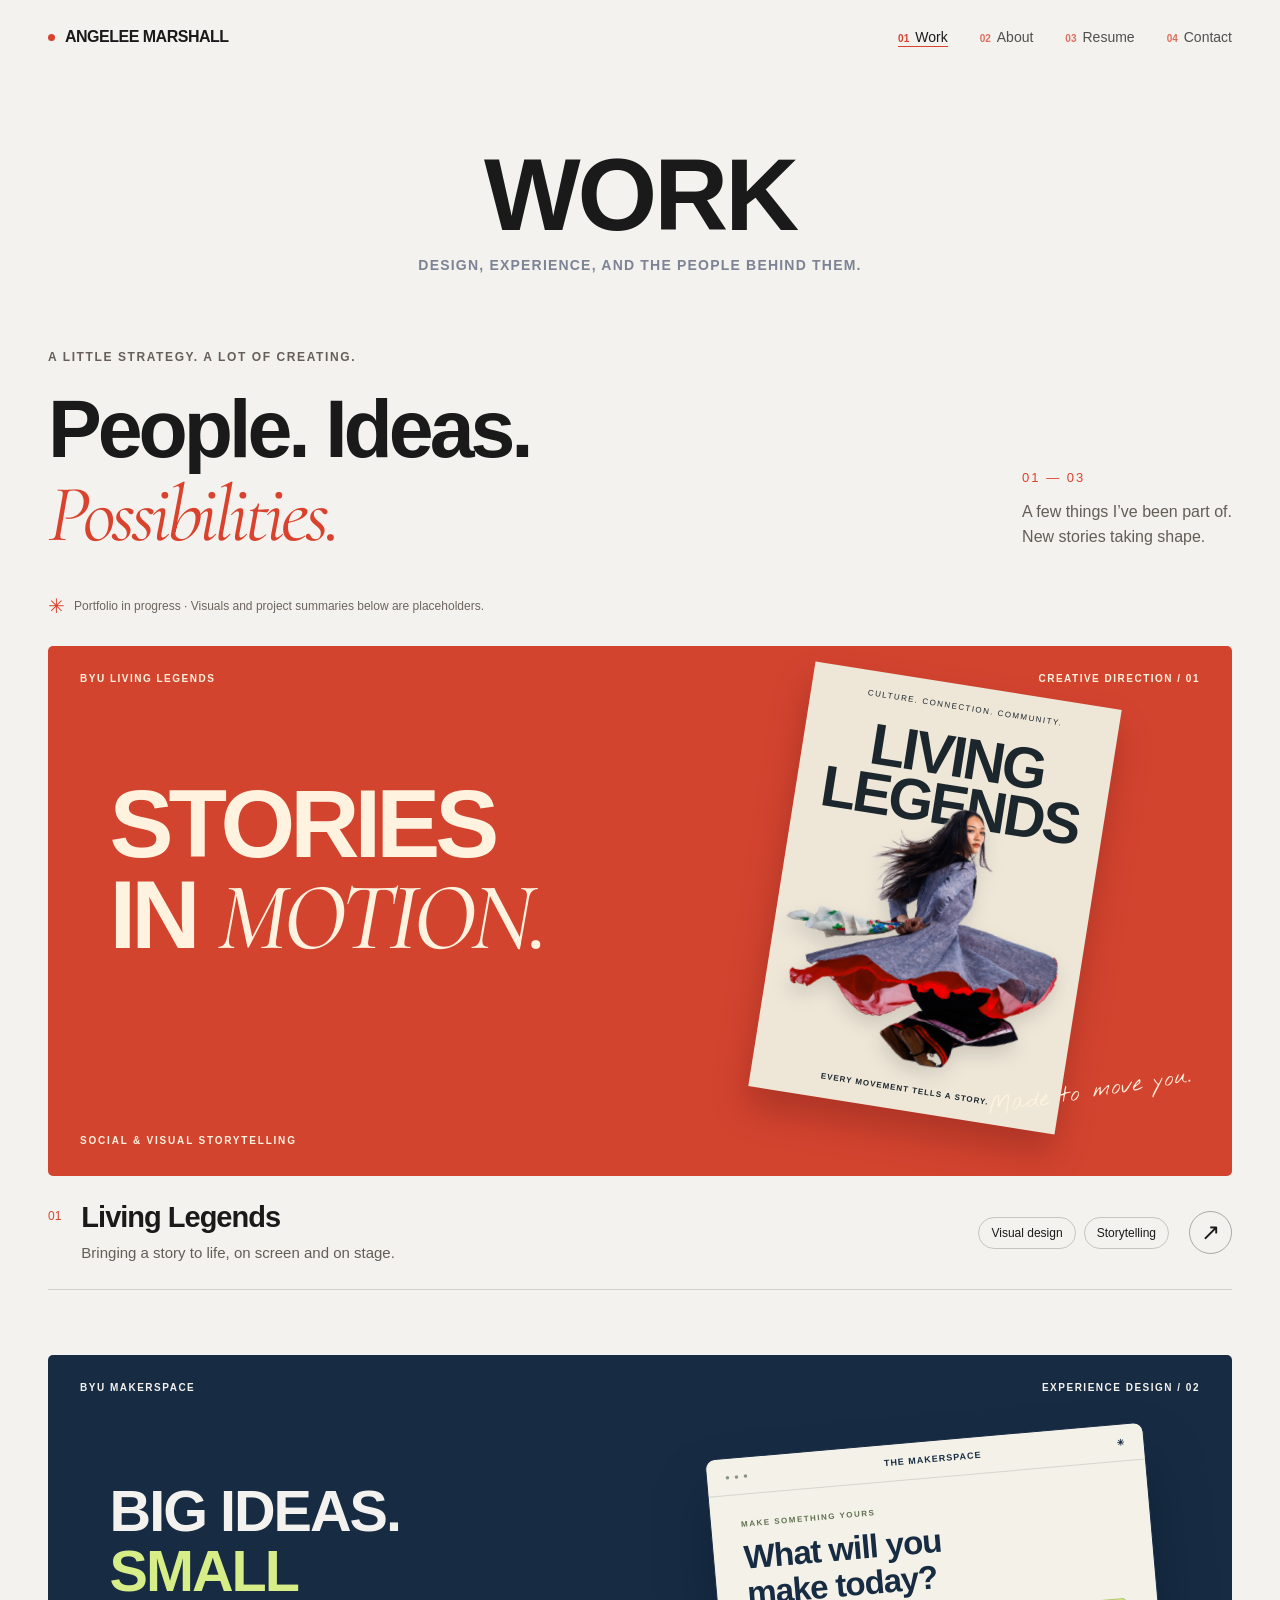
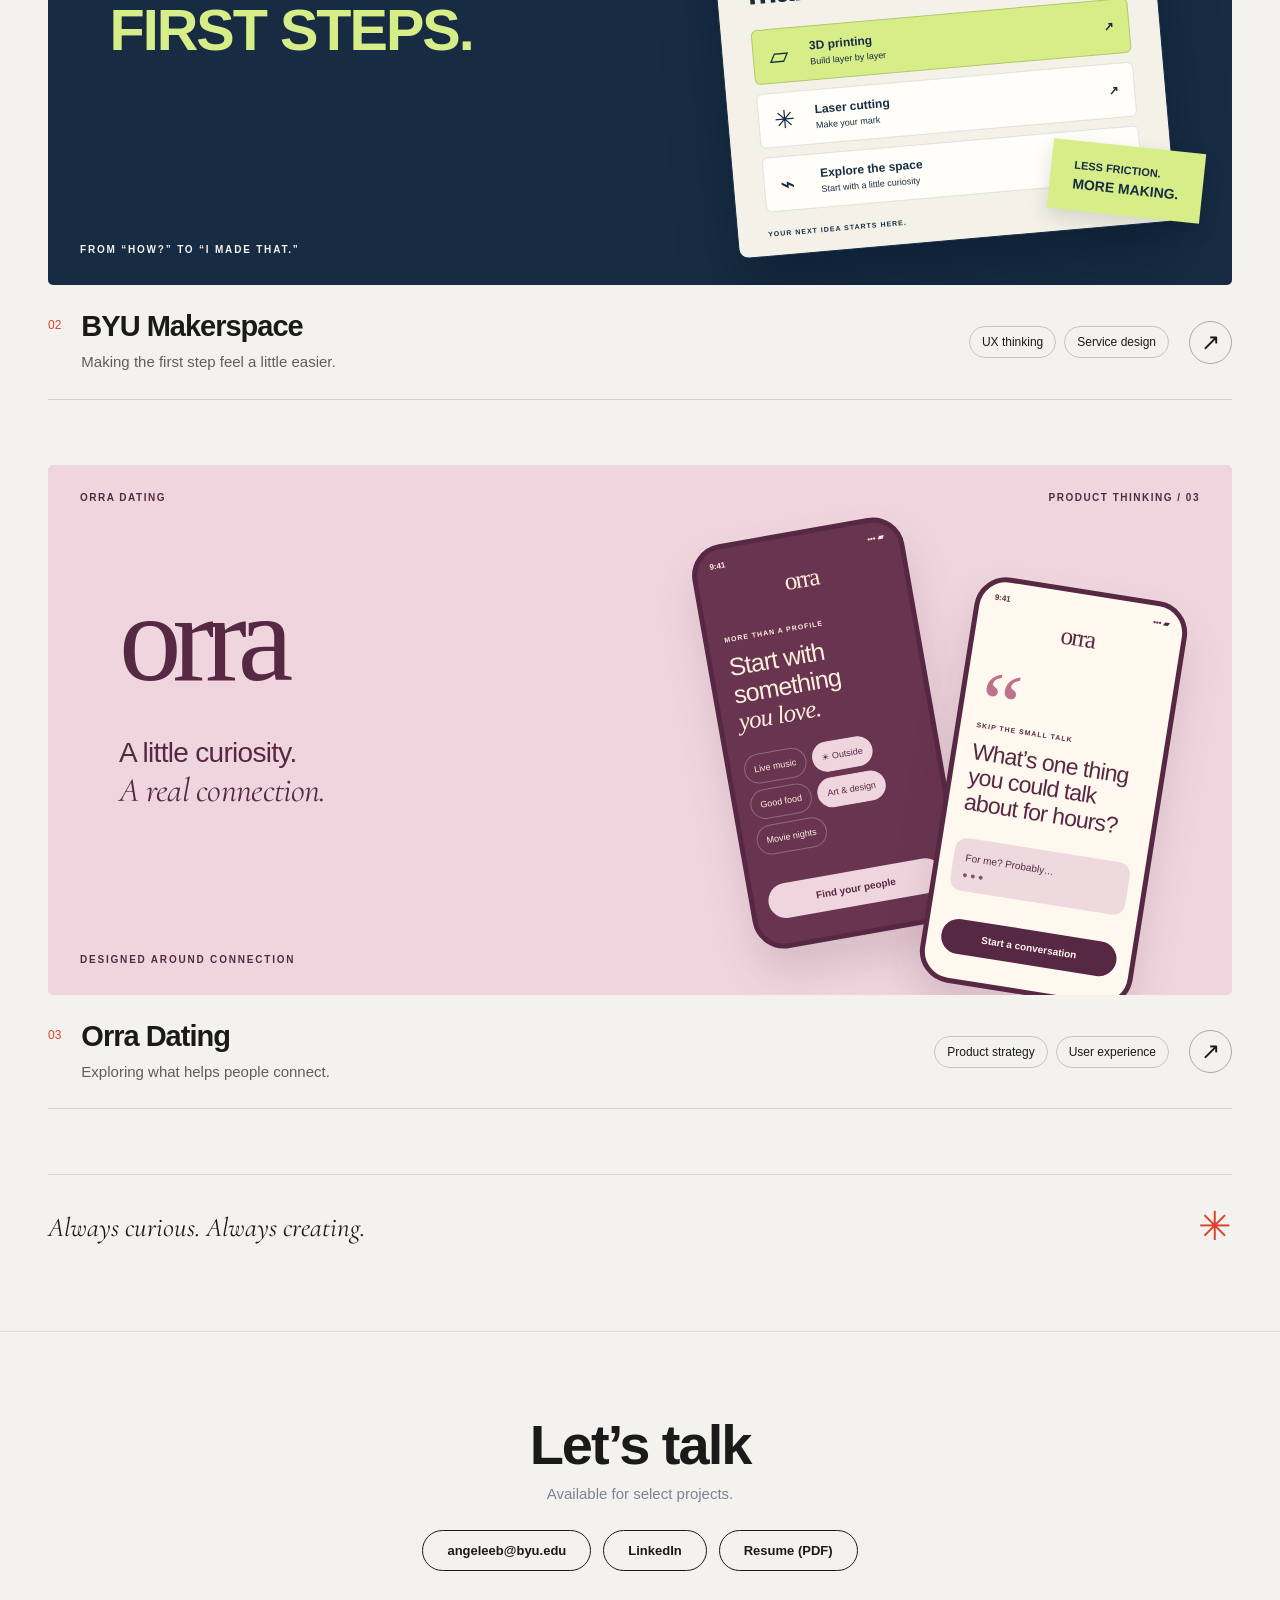
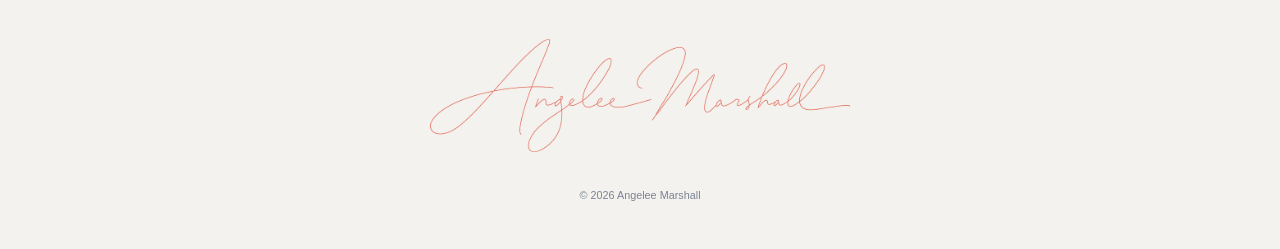
<file: work.html>
<!DOCTYPE html>
<html lang="en">
<head>
<meta charset="UTF-8">
<meta name="viewport" content="width=device-width, initial-scale=1.0">
<title>Work — Angelee Marshall</title>
<script>try{var v=sessionStorage.getItem('pt');if(v)document.documentElement.classList.add(v==='soft'?'entering-soft':'entering')}catch(e){}</script>
<link rel="stylesheet" href="style.css">
<link rel="stylesheet" href="projects.css">
<link rel="icon" href="data:image/svg+xml,%3Csvg xmlns='http://www.w3.org/2000/svg' viewBox='0 0 24 24'%3E%3Cpath d='M12 0L14 10L24 12L14 14L12 24L10 14L0 12L10 10Z' fill='%23d9432e'/%3E%3C/svg%3E">
<meta property="og:title" content="Angelee Marshall — Portfolio">
<meta property="og:description" content="Design and technology, with people at the center.">
<meta property="og:type" content="website">
<meta property="og:image" content="angelee-photo.png">
<meta name="description" content="Design and technology, with people at the center.">
<noscript><style>.reveal,.reveal-fade,.reveal-left,.photo-wrap,.doodle{opacity:1!important;transform:none!important;filter:none!important}.doodle-line{clip-path:none!important}.doodle-arrow-path,.doodle-arrow-head{stroke-dashoffset:0!important}</style></noscript>
</head>
<body>

<nav aria-label="Main">
  <a class="logo" href="index.html#home"><span class="logo-mark"></span>ANGELEE MARSHALL</a>
  <ul>
    <li><a href="work.html" class="active" aria-current="page"><span class="nav-num">01</span>Work</a></li>
    <li><a href="about.html"><span class="nav-num">02</span>About</a></li>
    <li><a href="resume.html"><span class="nav-num">03</span>Resume</a></li>
    <li><a href="contact.html"><span class="nav-num">04</span>Contact</a></li>
  </ul>
  <div class="nav-progress"><div class="nav-progress-bar"></div></div>
</nav>

<header class="page-header reveal work-page-header">
  <h1>WORK</h1>
  <p class="resume-subtitle">Design, experience, and the people behind them.</p>
</header>

<section class="selected-work" id="projects" aria-labelledby="selected-title">
  <div class="selection-heading">
    <div><p class="eyebrow">A little strategy. A lot of creating.</p><h2 id="selected-title">People. Ideas.<br><em>Possibilities.</em></h2></div>
    <div class="selection-aside"><span class="selection-count">01 — 03</span><p>A few things I’ve been part of.<br>New stories taking shape.</p></div>
  </div>
  <p class="draft-note"><span aria-hidden="true">✳</span> Portfolio in progress · Visuals and project summaries below are placeholders.</p>

  <article class="project-entry" data-project="legends">
    <button class="project-button" type="button" data-open-project="legends" aria-haspopup="dialog" aria-label="Explore Living Legends project preview">
      <div class="project-stage legends-stage" aria-hidden="true">
        <div class="stage-topline"><span>BYU LIVING LEGENDS</span><span>CREATIVE DIRECTION / 01</span></div>
        <div class="legends-type">STORIES<br>IN <i>MOTION.</i></div>
        <div class="poster-paper"><span class="poster-label">CULTURE. CONNECTION. COMMUNITY.</span><strong>LIVING<br>LEGENDS</strong><img src="angelee-photo.png" alt="" loading="lazy"><span class="poster-bottom">EVERY MOVEMENT TELLS A STORY.</span></div>
        <div class="legends-note">Made to move you.</div>
        <span class="stage-edition">SOCIAL &amp; VISUAL STORYTELLING</span>
        <span class="project-hover">Explore preview <span>↗</span></span>
      </div>
      <div class="project-caption"><span class="project-index">01</span><div class="project-name"><h3>Living Legends</h3><p>Bringing a story to life, on screen and on stage.</p></div><div class="project-tags"><span>Visual design</span><span>Storytelling</span></div><span class="project-open" aria-hidden="true">↗</span></div>
    </button>
  </article>

  <article class="project-entry" data-project="makerspace">
    <button class="project-button" type="button" data-open-project="makerspace" aria-haspopup="dialog" aria-label="Explore BYU Makerspace project preview">
      <div class="project-stage maker-stage" aria-hidden="true">
        <div class="stage-topline"><span>BYU MAKERSPACE</span><span>EXPERIENCE DESIGN / 02</span></div>
        <div class="maker-type">BIG IDEAS.<br><span>SMALL<br>FIRST STEPS.</span></div>
        <div class="maker-window"><div class="window-bar"><span class="window-dots">● ● ●</span><span>THE MAKERSPACE</span><span>✳</span></div><div class="maker-screen"><div class="screen-eyebrow">MAKE SOMETHING YOURS</div><h4>What will you<br>make today?</h4><div class="tool-options"><div class="tool-option chosen"><span class="tool-icon">▱</span><span>3D printing<small>Build layer by layer</small></span><b>↗</b></div><div class="tool-option"><span class="tool-icon">✳</span><span>Laser cutting<small>Make your mark</small></span><b>↗</b></div><div class="tool-option"><span class="tool-icon">⌁</span><span>Explore the space<small>Start with a little curiosity</small></span><b>↗</b></div></div><div class="maker-screen-foot"><span>YOUR NEXT IDEA STARTS HERE.</span><span>01 / 03</span></div></div></div>
        <div class="maker-sticker">LESS FRICTION.<br><strong>MORE MAKING.</strong></div>
        <span class="stage-edition">FROM “HOW?” TO “I MADE THAT.”</span>
        <span class="project-hover">Explore preview <span>↗</span></span>
      </div>
      <div class="project-caption"><span class="project-index">02</span><div class="project-name"><h3>BYU Makerspace</h3><p>Making the first step feel a little easier.</p></div><div class="project-tags"><span>UX thinking</span><span>Service design</span></div><span class="project-open" aria-hidden="true">↗</span></div>
    </button>
  </article>

  <article class="project-entry" data-project="orra">
    <button class="project-button" type="button" data-open-project="orra" aria-haspopup="dialog" aria-label="Explore Orra Dating project preview">
      <div class="project-stage orra-stage" aria-hidden="true">
        <div class="stage-topline"><span>ORRA DATING</span><span>PRODUCT THINKING / 03</span></div>
        <div class="orra-wordmark">orra</div><div class="orra-tagline">A little curiosity.<br><i>A real connection.</i></div>
        <div class="phone phone-back"><div class="phone-status"><span>9:41</span><span>••• ▰</span></div><div class="phone-brand">orra</div><p class="phone-kicker">MORE THAN A PROFILE</p><h4>Start with<br>something<br><i>you love.</i></h4><div class="interest-cloud"><span>Live music</span><span class="interest-active">☀ Outside</span><span>Good food</span><span class="interest-active">Art &amp; design</span><span>Movie nights</span></div><div class="phone-action">Find your people</div></div>
        <div class="phone phone-front"><div class="phone-status"><span>9:41</span><span>••• ▰</span></div><div class="phone-brand">orra</div><div class="conversation-mark">“</div><p class="phone-kicker">SKIP THE SMALL TALK</p><h4>What’s one thing<br>you could talk<br>about for hours?</h4><div class="conversation-response">For me? Probably…<span class="typing-dots"><i></i><i></i><i></i></span></div><div class="phone-action">Start a conversation</div></div>
        <span class="stage-edition">DESIGNED AROUND CONNECTION</span>
        <span class="project-hover">Explore preview <span>↗</span></span>
      </div>
      <div class="project-caption"><span class="project-index">03</span><div class="project-name"><h3>Orra Dating</h3><p>Exploring what helps people connect.</p></div><div class="project-tags"><span>Product strategy</span><span>User experience</span></div><span class="project-open" aria-hidden="true">↗</span></div>
    </button>
  </article>
  <div class="work-endnote"><span>Always curious. Always creating.</span><span class="endnote-star" aria-hidden="true">✳</span></div>
</section>
<dialog class="project-dialog" aria-labelledby="dialog-title">
  <div class="dialog-top"><p class="eyebrow">PROJECT PREVIEW</p><button class="dialog-close" type="button" aria-label="Close project preview">Close <span aria-hidden="true">×</span></button></div>
  <p class="dialog-number"></p><h2 id="dialog-title"></h2><p class="dialog-intro"></p>
  <p class="dialog-disclaimer">Draft concept · These mockups and summaries are placeholders, not final deliverables or verified project results.</p>
  <div class="dialog-grid"><section><h3>The direction</h3><p class="dialog-direction"></p></section><section><h3>The design question</h3><p class="dialog-question"></p></section></div>
  <div class="dialog-next"><p>Case study in the making.</p><span>Real process, artifacts, and learnings coming next.</span></div>
</dialog>

<footer id="contact">
  <h2><a href="contact.html">Let&rsquo;s talk</a></h2>
  <p>Available for select projects.</p>
  <div class="contact-links">
    <a href="mailto:angeleeb@byu.edu">angeleeb@byu.edu</a>
    <a href="https://www.linkedin.com/in/angelee-marshall" target="_blank" rel="noopener">LinkedIn</a>
    <a href="angelee-resume.pdf" download>Resume (PDF)</a>
  </div>
  <div class="sig reveal-fade">
    <img class="sig-image" src="signature-red.svg" alt="Angelee Marshall’s signature" width="2048" height="548">
  </div>
  <small>&copy; 2026 Angelee Marshall</small>
</footer>

<script src="script.js"></script>
<script src="projects.js"></script>
</body>
</html>
</file>
<file: style.css>
@import url('https://fonts.googleapis.com/css2?family=Cormorant+Garamond:ital,wght@0,400;0,500;0,600;1,400&family=Nothing+You+Could+Do&family=Mrs+Saint+Delafield&display=swap');

:root {
  --bg:#f4f2ee;
  --ink:#1a1a1a;
  --red:#d9432e;
  --slate:#7b8394;
  --cream:#efe9dd;
}

* { margin:0; padding:0; box-sizing:border-box; }
html { scroll-behavior:smooth; }
body {
  background:var(--bg);
  color:var(--ink);
  font-family:'Helvetica Neue', Arial, sans-serif;
  overflow-x:hidden;
}

a { color:inherit; text-decoration:none; }


/* =========================
   MĀORI OPENING
========================= */

.opening {
  height:100svh;
  max-height:100svh;
  position:relative;
  display:flex;
  align-items:center;
  justify-content:center;
  padding:24px 48px 46px;
  background:var(--ink);
  color:var(--bg);
  overflow:hidden;
}

.opening::before,
.opening::after {
  content:'';
  position:absolute;
  width:8px;
  height:8px;
  background:var(--red);
  transform:rotate(45deg);
}

.opening::before { top:10%; left:8%; }
.opening::after { bottom:10%; right:9%; }

.opening-inner {
  width:min(1180px, 92vw);
  text-align:center;
}

.opening-kicker {
  margin-bottom:14px;
  font-size:12px;
  font-weight:700;
  letter-spacing:2.5px;
  text-transform:uppercase;
  color:rgba(244,242,238,.55);
  animation:openingFade .8s ease-out both;
}

.opening h1 {
  font-size:clamp(38px, min(6vw, 9vh), 100px);
  line-height:.95;
  letter-spacing:-3px;
  font-weight:900;
  animation:openingFade .9s .1s ease-out both;
}

.opening-translation {
  margin-top:14px;
  font-family:'Cormorant Garamond', Georgia, serif;
  font-size:clamp(20px, min(2.2vw, 3.2vh), 32px);
  font-style:italic;
  color:rgba(244,242,238,.68);
  animation:openingFade .9s .25s ease-out both;
}

.people-line {
  margin-top:clamp(24px, 4vh, 46px);
  display:flex;
  flex-direction:column;
  align-items:center;
}

.people-line span {
  display:block;
  font-size:clamp(54px, min(9.5vw, 13vh), 150px);
  line-height:.79;
  font-weight:900;
  letter-spacing:-5px;
  color:var(--bg);
  opacity:0;
  transform:translateY(28px);
  animation:peopleReveal .7s cubic-bezier(.2,.8,.2,1) forwards;
}

.people-line span:nth-child(1) { animation-delay:.55s; }
.people-line span:nth-child(2) { animation-delay:.78s; color:var(--red); }
.people-line span:nth-child(3) { animation-delay:1.01s; }

.people-translation {
  margin-top:18px;
  font-family:'Cormorant Garamond', Georgia, serif;
  font-size:clamp(20px, min(2.2vw, 3.2vh), 32px);
  font-style:italic;
  color:rgba(244,242,238,.85);
  animation:openingFade .8s 1.35s ease-out both;
}

.scroll-cue {
  position:absolute;
  bottom:10px;
  left:50%;
  transform:translateX(-50%);
  display:flex;
  flex-direction:column;
  align-items:center;
  gap:2px;
  color:rgba(244,242,238,.62);
  font-size:9px;
  font-weight:700;
  letter-spacing:1.8px;
  text-transform:uppercase;
  animation:openingFade .8s 1.7s ease-out both;
  transition:color .25s ease;
}

.scroll-cue:hover { color:var(--bg); }

.scroll-cue .arrow {
  font-size:16px;
  animation:bob 1.8s ease-in-out infinite;
}


/* =========================
   NAV
========================= */

.site-shell { background:var(--bg); }

nav {
  display:flex;
  justify-content:space-between;
  align-items:center;
  padding:28px 48px;
  position:sticky;
  top:0;
  z-index:50;
  background:var(--bg);
  transition:box-shadow .3s ease, padding .3s ease, background .3s ease, backdrop-filter .3s ease;
}

nav.scrolled {
  padding:16px 48px;
  background:rgba(244,242,238,.72);
  backdrop-filter:blur(14px);
  -webkit-backdrop-filter:blur(14px);
  box-shadow:0 1px 0 rgba(0,0,0,.06);
}

.logo {
  display:flex;
  align-items:center;
  gap:10px;
  font-weight:800;
  letter-spacing:-.5px;
}

.logo-mark {
  width:7px;
  height:7px;
  border-radius:50%;
  background:var(--red);
  flex-shrink:0;
}

.nav-num {
  color:var(--red);
  font-size:10px;
  font-weight:800;
  margin-right:6px;
  letter-spacing:0;
}

.nav-progress {
  position:absolute;
  left:0;
  right:0;
  bottom:0;
  height:2px;
  background:transparent;
}

.nav-progress-bar {
  height:100%;
  width:0%;
  background:var(--red);
  transition:width .1s linear;
}

nav ul {
  display:flex;
  gap:32px;
  list-style:none;
  font-size:14px;
  font-weight:500;
}

nav ul a {
  position:relative;
  opacity:.75;
  transition:opacity .2s;
  padding-bottom:2px;
}

nav ul a::after {
  content:'';
  position:absolute;
  left:0; right:100%;
  bottom:0;
  height:1px;
  background:var(--red);
  transition:right .25s ease;
}

nav ul a:hover { opacity:1; }
nav ul a:hover::after { right:0; }

nav ul a.active {
  opacity:1;
}

nav ul a.active::after {
  right:0;
}


/* =========================
   HERO
========================= */

.hero {
  position:relative;
  min-height:100vh;
  display:flex;
  align-items:center;
  justify-content:center;
  padding:40px 48px 70px;
}

.headline {
  position:absolute;
  top:6%;
  left:0;
  right:0;
  text-align:center;
  font-size:clamp(56px, 10vw, 150px);
  font-weight:900;
  letter-spacing:-3px;
  line-height:.9;
  z-index:1;
  animation:fadeDown 1s ease-out;
}

.sparkle {
  position:absolute;
  color:var(--red);
  animation:spin 6s linear infinite;
}

.sparkle-left {
  top:18%;
  left:8%;
  width:36px;
}

.sparkle-right {
  top:12%;
  right:10%;
  width:24px;
  animation-duration:8s;
}

.photo-wrap {
  position:absolute;
  left:50%;
  top:44%;
  transform:translate(-50%,-38%) translateY(14px) scale(.97);
  width:min(940px,68vw);
  height:78vh;
  z-index:2;
  display:flex;
  align-items:center;
  justify-content:center;
  pointer-events:none;
  opacity:0;
  filter:blur(6px);
  transition:opacity 1.1s ease, transform 1.1s cubic-bezier(.16,.8,.24,1), filter 1.1s ease;
}

.photo-wrap.visible {
  opacity:1;
  transform:translate(-50%,-41%) translateY(0) scale(1);
  filter:blur(0);
}

.hero-photo {
  width:100%;
  height:100%;
  object-fit:contain;
  object-position:center;
  filter:drop-shadow(0 28px 30px rgba(0,0,0,.14));
}

.caption-bottom {
  position:absolute;
  bottom:4%;
  left:0;
  right:0;
  text-align:center;
  z-index:3;
}

.tags {
  display:flex;
  justify-content:center;
  gap:28px;
  color:var(--slate);
  font-size:12px;
  font-weight:700;
  text-transform:uppercase;
  letter-spacing:1.2px;
}

.hero-intro {
  margin-top:12px;
  font-family:'Cormorant Garamond', Georgia, serif;
  font-size:clamp(25px,2.15vw,34px);
  font-weight:500;
  line-height:1.15;
}


/* =========================
   HAND-DRAWN DOODLE
========================= */

.doodle {
  position:absolute;
  top:40%;
  right:25%;
  width:min(300px, 22vw);
  z-index:4;
  pointer-events:none;
  text-align:right;
}

.doodle-text {
  position: relative;
  top: 40px;
  left: 138px;

  font-family:'Nothing You Could Do', cursive;
  font-size:clamp(18px, 1.65vw, 27px);
  font-weight:400;
  line-height:1.35;
  color:var(--red);
  transform:rotate(-6deg);
  display:inline-block;
}

.doodle-line {
  display:block;
  width:max-content;
  margin-left:auto;
  clip-path:inset(0 100% 0 0);
  will-change:clip-path;
}

.doodle.visible .doodle-line-one {
  animation:handwrite .525s steps(18,end) .85s forwards;
}

.doodle.visible .doodle-line-two {
  animation:handwrite .4s steps(12,end) 1.375s forwards;
}

.doodle-arrow-path,
.doodle-arrow-head {
  fill:none;
  stroke:var(--red);
  stroke-width:2.5;
  stroke-linecap:round;
  stroke-linejoin:round;
  stroke-dasharray:1;
  stroke-dashoffset:1;
}

.doodle-arrow-path {
  transition:stroke-dashoffset .45s cubic-bezier(.4,.1,.2,1) .15s;
}

.doodle-arrow-head {
  transition:stroke-dashoffset .14s ease .58s;
}

.doodle.visible .doodle-arrow-path,
.doodle.visible .doodle-arrow-head {
  stroke-dashoffset:0;
}

.doodle svg {
  display:block;
  position:absolute;
  top:100%;
  right:0;
  width:min(300px, 32vw);
  height:auto;
  margin-top:0;
  overflow:visible;
}

@keyframes handwrite {
  to { clip-path:inset(0 0 0 0); }
}

@media (max-width:1000px) {
  .doodle {
    display:none;
  }
}


/* =========================
   PAGE HEADER (Resume / Work / About)
========================= */

.page-header {
  max-width:900px;
  margin:0 auto;
  padding:72px 48px 48px;
  text-align:center;
}

.page-header h1 {
  font-size:clamp(48px,8vw,110px);
  font-weight:900;
  letter-spacing:-3px;
  line-height:.95;
}

.resume-subtitle {
  margin-top:14px;
  color:var(--slate);
  font-size:14px;
  font-weight:700;
  letter-spacing:1.2px;
  text-transform:uppercase;
}

.resume-download {
  display:inline-block;
  margin-top:28px;
  padding:12px 28px;
  border:1.5px solid var(--ink);
  border-radius:999px;
  font-size:13px;
  font-weight:700;
  letter-spacing:.5px;
  transition:background .25s ease, color .25s ease;
}

.resume-download:hover {
  background:var(--ink);
  color:var(--bg);
}


/* =========================
   RESUME PDF VIEWER
========================= */

.resume-viewer-section {
  max-width:900px;
  margin:0 auto;
  padding:20px 48px 100px;
}

.resume-viewer-frame {
  width:100%;
  height:85vh;
  background:white;
  border-radius:8px;
  overflow:hidden;
  box-shadow:0 30px 60px -20px rgba(0,0,0,.18);
  border:1px solid rgba(0,0,0,.06);
}

.resume-pdf {
  width:100%;
  height:100%;
  border:none;
}

.resume-fallback p { max-width:30ch; }

.resume-fallback {
  display:flex;
  flex-direction:column;
  align-items:center;
  justify-content:center;
  gap:16px;
  height:100%;
  text-align:center;
  padding:24px;
  color:var(--slate);
}


/* =========================
   ABOUT
========================= */

section.about {
  max-width:900px;
  margin:0 auto;
  padding:140px 24px;
  text-align:center;
}

section.about p {
  font-size:clamp(20px,3vw,32px);
  line-height:1.5;
  font-weight:500;
}

section.about .accent {
  color:var(--red);
  font-weight:800;
}


/* =========================
   PROJECTS
========================= */

.work-grid {
  display:grid;
  grid-template-columns:repeat(auto-fit,minmax(280px,1fr));
  gap:24px;
  max-width:1100px;
  margin:0 auto;
  padding:0 24px 140px;
}

.work-card {
  background:white;
  border-radius:6px;
  padding:32px;
  box-shadow:0 10px 30px rgba(0,0,0,.06);
  transition:transform .3s ease, box-shadow .3s ease;
  }

.work-card:hover {
  transform:translateY(-8px);
  box-shadow:0 20px 40px rgba(0,0,0,.12);
}

.work-card .num {
  color:var(--red);
  font-size:14px;
  font-weight:800;
  margin-bottom:12px;
}

.work-card h3 {
  font-size:22px;
  font-weight:800;
  margin-bottom:8px;
}

.work-card p {
  font-size:14px;
  color:#666;
  line-height:1.5;
}


/* =========================
   FOOTER
========================= */

footer {
  text-align:center;
  padding:80px 24px 48px;
  font-size:13px;
  color:var(--slate);
  border-top:1px solid rgba(0,0,0,.08);
}

footer h2 {
  font-size:clamp(32px,5vw,56px);
  font-weight:900;
  letter-spacing:-2px;
  color:var(--ink);
}

footer p { margin-top:8px; font-size:15px; }

.contact-links {
  display:flex;
  flex-wrap:wrap;
  justify-content:center;
  gap:12px;
  margin:28px 0 48px;
}

.contact-links a {
  padding:12px 24px;
  border:1.5px solid var(--ink);
  border-radius:999px;
  color:var(--ink);
  font-size:13px;
  font-weight:700;
  transition:background .25s ease, color .25s ease;
}

.contact-links a:hover { background:var(--ink); color:var(--bg); }

a:focus-visible { outline:2px solid var(--red); outline-offset:4px; }

.see-all { margin-top:28px; }
.see-all a { font-size:14px; font-weight:700; border-bottom:1.5px solid var(--red); padding-bottom:2px; }
.work-all { text-align:center; margin:-90px 0 110px; }
.work-all .about-cta { margin-top:0; }

.page-header + section.about { padding:40px 24px 80px; }

.about-story {
  max-width:680px;
  margin:0 auto;
  padding:0 24px 120px;
}

.about-story h2 {
  font-size:28px;
  font-weight:800;
  letter-spacing:-.5px;
  margin-bottom:20px;
}

.about-story p {
  font-family:'Cormorant Garamond', Georgia, serif;
  font-size:22px;
  line-height:1.55;
  margin-bottom:18px;
}


/* =========================
   REVEALS
========================= */

.reveal {
  opacity:0;
  transform:translateY(45px);
  transition:
    opacity .9s cubic-bezier(.2,.8,.2,1),
    transform .9s cubic-bezier(.2,.8,.2,1);
}

.reveal.visible {
  opacity:1;
  transform:translateY(0);
}

.reveal-fade {
  opacity:0;
  transition:opacity 1.2s ease;
}

.reveal-fade.visible { opacity:1; }

.reveal-left {
  opacity:0;
  transform:translateX(-60px);
  transition:
    opacity .9s cubic-bezier(.2,.8,.2,1),
    transform .9s cubic-bezier(.2,.8,.2,1);
}

.reveal-left.visible {
  opacity:1;
  transform:translateX(0);
}

.work-card:nth-child(2) { transition-delay:.12s; }
.work-card:nth-child(3) { transition-delay:.24s; }


/* =========================
   ANIMATIONS
========================= */

@keyframes openingFade {
  from { opacity:0; transform:translateY(18px); }
  to { opacity:1; transform:translateY(0); }
}

@keyframes peopleReveal {
  to { opacity:1; transform:translateY(0); }
}

@keyframes spin {
  to { transform:rotate(360deg); }
}

@keyframes fadeDown {
  from { opacity:0; transform:translateY(-30px); }
  to { opacity:1; transform:translateY(0); }
}

@keyframes fadeUp {
  from { opacity:0; transform:translateY(30px); }
  to { opacity:1; transform:translateY(0); }
}

@keyframes bob {
  0%,100% { transform:translateY(0); }
  50% { transform:translateY(6px); }
}


/* =========================
   MOBILE
========================= */

@media (max-width:760px) {
  .opening {
    height:100svh;
    max-height:100svh;
    padding:18px 20px 38px;
  }

  .opening h1 {
    font-size:clamp(34px,11vw,58px);
    letter-spacing:-1.5px;
  }

  .opening-translation,
  .people-translation {
    font-size:19px;
  }

  .people-line {
    margin-top:24px;
  }

  .people-line span {
    font-size:clamp(46px,15vw,78px);
    line-height:.82;
    letter-spacing:-3px;
  }

  nav {
    padding:22px 20px;
  }

  nav.scrolled {
    padding:14px 20px;
  }

  .nav-num {
    display:none;
  }

  nav .logo { font-size:15px; }

  nav ul {
    gap:14px;
    font-size:11px;
  }

  .hero {
    min-height:92vh;
    padding:20px 16px 65px;
  }

  .headline {
    top:10%;
    font-size:clamp(54px,18vw,100px);
    letter-spacing:-2px;
  }

  .photo-wrap {
    width:118vw;
    height:66vh;
    top:47%;
    transform:translate(-50%,-35%) translateY(14px) scale(.97);
  }

  .photo-wrap.visible {
    transform:translate(-50%,-38%) translateY(0) scale(1);
  }

  .caption-bottom {
    bottom:2%;
    padding:0 18px;
  }

  .tags {
    gap:14px;
    font-size:10px;
  }

  .hero-intro {
    font-size:24px;
    margin-top:8px;
  }
}

@media (prefers-reduced-motion:reduce) {
  .reveal,
  .reveal-fade,
  .reveal-left {
    opacity:1;
    transform:none;
    transition:none;
  }

  .doodle-line {
    clip-path:none;
    animation:none !important;
  }

  .doodle-arrow-path,
  .doodle-arrow-head {
    stroke-dashoffset:0;
    transition:none;
  }
}


/* =========================
   ABOUT CTA (home)
========================= */

.about-cta {
  position:relative;
  display:inline-flex;
  align-items:center;
  gap:14px;
  margin-top:32px;
  padding:6px 6px 6px 24px;
  border:1.5px solid var(--ink);
  border-radius:999px;
  overflow:hidden;
  isolation:isolate;
  font-size:15px;
  font-weight:800;
  letter-spacing:-.2px;
  transition:color .4s ease, border-color .4s ease;
}

.about-cta::before {
  content:'';
  position:absolute;
  inset:0;
  z-index:-1;
  background:var(--red);
  transform:translateY(101%);
  border-radius:50% 50% 0 0 / 120% 120% 0 0;
  transition:transform .5s cubic-bezier(.2,.8,.2,1), border-radius .5s ease;
}

.about-cta-arrow {
  display:grid;
  place-items:center;
  width:36px;
  height:36px;
  border-radius:50%;
  background:var(--ink);
  color:var(--bg);
  transition:transform .5s cubic-bezier(.2,.8,.2,1), background .4s ease;
}

.about-cta:hover,
.about-cta:focus-visible { color:var(--bg); border-color:var(--red); }
.about-cta:hover::before,
.about-cta:focus-visible::before { transform:translateY(0); border-radius:0; }
.about-cta:hover .about-cta-arrow,
.about-cta:focus-visible .about-cta-arrow { transform:rotate(-45deg) scale(1.08); background:var(--bg); color:var(--red); }


/* =========================
   CONTACT PAGE
========================= */

.contact-list {
  max-width:900px;
  margin:0 auto;
  padding:20px 48px 120px;
}

.contact-row {
  display:flex;
  align-items:center;
  gap:16px;
  border-top:1px solid rgba(0,0,0,.12);
}

.contact-row:last-child { border-bottom:1px solid rgba(0,0,0,.12); }

.contact-main {
  flex:1;
  display:flex;
  align-items:baseline;
  gap:24px;
  padding:34px 0;
  transition:color .25s ease, padding .35s cubic-bezier(.2,.8,.2,1);
}

.contact-label {
  width:90px;
  flex-shrink:0;
  font-size:12px;
  font-weight:700;
  color:var(--slate);
}

.contact-value {
  flex:1;
  font-size:clamp(22px,4.2vw,48px);
  font-weight:900;
  letter-spacing:-1.5px;
  word-break:break-word;
}

.contact-go {
  color:var(--red);
  font-size:clamp(22px,3vw,36px);
  transform:translateX(-12px);
  opacity:0;
  transition:transform .35s ease, opacity .35s ease;
}

.contact-main:hover,
.contact-main:focus-visible { color:var(--red); padding-left:14px; }
.contact-main:hover .contact-go,
.contact-main:focus-visible .contact-go { transform:none; opacity:1; }

.copy-btn {
  font:inherit;
  font-size:13px;
  font-weight:700;
  padding:10px 20px;
  border:1.5px solid var(--ink);
  border-radius:999px;
  background:transparent;
  color:var(--ink);
  cursor:pointer;
  min-width:84px;
  transition:background .25s ease, color .25s ease;
}

.copy-btn:hover,
.copy-btn.copied { background:var(--ink); color:var(--bg); }

footer h2 a { color:inherit; }
footer h2 a:hover { color:var(--red); }

@media (max-width:760px) {
  .contact-list { padding:10px 20px 80px; }
  .contact-main { flex-wrap:wrap; gap:6px; }
  .contact-label { width:100%; }
  .contact-go { display:none; }
}

@media (prefers-reduced-motion:reduce) {
  .about-cta::before,
  .about-cta-arrow,
  .contact-main,
  .contact-go { transition:none; }
}


/* =========================
   SPARKLES (scroll-driven)
========================= */

.js .sparkle { animation:none; }


/* =========================
   PAGE TRANSITION
========================= */

.page-transition {
  position:fixed;
  inset:0;
  z-index:900;
  display:grid;
  place-items:center;
  background:var(--red);
  color:var(--bg);
  transform:translateY(100%);
  pointer-events:none;
}

.page-transition svg { width:56px; height:56px; animation:spin 3s linear infinite; }

html.entering::after {
  content:'';
  position:fixed;
  inset:0;
  z-index:901;
  background:var(--red);
  animation:enterFail 0s 2s forwards;
}

html.entering-soft::after {
  content:'';
  position:fixed;
  inset:0;
  z-index:901;
  background:var(--bg);
  animation:enterFail 0s 2s forwards;
}

.page-transition.soft { background:var(--bg); }
.page-transition.soft svg { display:none; }

@keyframes enterFail { to { opacity:0; visibility:hidden; } }

@media (prefers-reduced-motion:reduce) {
  .page-transition { display:none; }
  html.entering::after, html.entering-soft::after { display:none; }
}


/* =========================
   ABOUT PAGE
========================= */

.about-hero {
  max-width:1100px;
  margin:0 auto;
  padding:64px 48px 40px;
  display:grid;
  grid-template-columns:1.15fr .85fr;
  gap:56px;
  align-items:center;
}

.about-kicker {
  color:var(--slate);
  font-size:13px;
  font-weight:700;
  letter-spacing:1.2px;
  text-transform:uppercase;
  margin-bottom:18px;
}

.about-hero h1 {
  font-size:clamp(46px,7.2vw,100px);
  font-weight:900;
  letter-spacing:-3px;
  line-height:.92;
}

.about-hero .accent, .about-curious .accent, .about-quote .accent { color:var(--red); }

.about-lede {
  margin-top:26px;
  max-width:30ch;
  font-family:'Cormorant Garamond', Georgia, serif;
  font-size:clamp(22px,2.4vw,30px);
  line-height:1.3;
}

.about-facts {
  display:flex;
  flex-wrap:wrap;
  gap:10px 22px;
  margin-top:28px;
  list-style:none;
  color:var(--slate);
  font-size:12px;
  font-weight:700;
  letter-spacing:1.2px;
  text-transform:uppercase;
}

.about-photo { position:relative; margin-bottom:56px; justify-self:center; width:100%; max-width:380px; }

.about-arch {
  position:relative;
  aspect-ratio:4/5;
  isolation:isolate;
}

.about-arch::before {
  content:'';
  position:absolute;
  inset:0;
  z-index:-1;
  transform:translate(16px,16px);
  background:var(--red);
  border-radius:999px 999px 20px 20px;
  transition:transform .5s cubic-bezier(.2,.8,.2,1);
}

.about-photo:hover .about-arch::before { transform:translate(8px,8px); }

.about-arch img {
  display:block;
  width:100%;
  height:100%;
  object-fit:cover;
  object-position:center top;
  border-radius:999px 999px 20px 20px;
  box-shadow:0 30px 60px -24px rgba(0,0,0,.25);
}

.sparkle-static {
  position:absolute;
  top:2%;
  right:-4%;
  width:34px;
  color:var(--ink);
  animation:spin 8s linear infinite;
}

.about-note {
  position:absolute;
  right:4%;
  bottom:-58px;
  font-family:'Nothing You Could Do', cursive;
  font-size:24px;
  color:var(--red);
  transform:rotate(-8deg);
}

.about-curious {
  max-width:820px;
  margin:0 auto;
  padding:90px 24px 80px;
  text-align:center;
}

.about-always {
  margin-bottom:22px;
  font-family:'Nothing You Could Do', cursive;
  font-size:clamp(28px,4vw,42px);
  color:var(--red);
  transform:rotate(-2deg);
}

.about-curious p {
  font-size:clamp(22px,3.2vw,36px);
  font-weight:600;
  line-height:1.35;
  letter-spacing:-.4px;
}

.about-curious .accent { font-weight:900; }

.placeholder-block {
  max-width:720px;
  margin:-40px auto 0;
  padding:28px 32px 32px;
  background:var(--cream);
  border:1.5px dashed rgba(26,26,26,.35);
  position:relative;
  z-index:1;
}

.placeholder-label {
  font-size:11px;
  font-weight:800;
  letter-spacing:1.6px;
  text-transform:uppercase;
  color:var(--slate);
  margin-bottom:10px;
}

.placeholder-copy {
  font-family:'Cormorant Garamond', Georgia, serif;
  font-size:22px;
  line-height:1.4;
  color:#444;
}

.about-make,
.about-life {
  max-width:1100px;
  margin:0 auto;
  padding:90px 24px 40px;
}

.section-intro { max-width:640px; margin-bottom:48px; }
.section-intro h2 {
  font-size:clamp(32px,5vw,56px);
  font-weight:900;
  letter-spacing:-1.5px;
  line-height:.95;
  margin-bottom:16px;
}
.section-intro p:not(.about-kicker) {
  font-family:'Cormorant Garamond', Georgia, serif;
  font-size:22px;
  line-height:1.4;
  color:#444;
}

.make-placeholders {
  display:grid;
  grid-template-columns:repeat(2,minmax(0,1fr));
  gap:36px 48px;
  max-width:820px;
}

.placeholder-polaroid {
  background:#fff;
  padding:14px 14px 22px;
  box-shadow:0 18px 40px -24px rgba(0,0,0,.35);
  transform:rotate(var(--tilt, -2deg));
  transition:transform .45s cubic-bezier(.2,.8,.2,1);
}
.placeholder-polaroid:hover { transform:rotate(0deg) translateY(-6px); }
.placeholder-frame {
  aspect-ratio:4/5;
  background:
    repeating-linear-gradient(-12deg, transparent, transparent 10px, rgba(217,67,46,.06) 10px, rgba(217,67,46,.06) 11px),
    var(--cream);
  border:1.5px dashed rgba(26,26,26,.28);
}
.placeholder-polaroid .hand-caption {
  display:block;
  margin:14px 4px 6px;
  font-family:'Nothing You Could Do', cursive;
  font-size:26px;
  color:var(--red);
}
.placeholder-polaroid p:last-child {
  margin:0 4px;
  font-size:14px;
  line-height:1.45;
  color:#555;
}

.hand-caption {
  font-family:'Nothing You Could Do', cursive;
  color:var(--red);
}

.about-quote {
  background:var(--ink);
  color:var(--bg);
  padding:clamp(80px,14vw,160px) 24px;
  text-align:center;
}

.about-quote-inner { max-width:1000px; margin:0 auto; }

.about-quote-kicker {
  color:rgba(244,242,238,.55);
  font-size:12px;
  font-weight:700;
  letter-spacing:2.5px;
  text-transform:uppercase;
  margin-bottom:24px;
}

.about-quote blockquote {
  font-size:clamp(32px,6vw,80px);
  font-weight:900;
  letter-spacing:-2px;
  line-height:1.02;
}

.about-next {
  display:flex;
  flex-wrap:wrap;
  justify-content:center;
  gap:16px 20px;
  padding:90px 24px 100px;
}

.about-next .about-cta { margin-top:0; }

/* =========================
   ABOUT PROCESS + SCRAPBOOK
========================= */

.about-process {
  max-width:1100px;
  margin:0 auto;
  padding:100px 24px 70px;
}

.process-map {
  position:relative;
  display:grid;
  grid-template-columns:repeat(5, 1fr);
  gap:18px;
  margin-top:58px;
  isolation:isolate;
}

.process-doodle {
  position:absolute;
  z-index:-1;
  top:54px;
  left:2%;
  width:96%;
  height:150px;
  overflow:visible;
  pointer-events:none;
}

.process-doodle-shadow,
.process-doodle-line {
  fill:none;
  stroke-linecap:round;
  stroke-linejoin:round;
}

.process-doodle-shadow {
  stroke:var(--cream);
  stroke-width:13;
}

.process-doodle-line {
  stroke:var(--red);
  stroke-width:3;
  stroke-dasharray:1;
  stroke-dashoffset:1;
  transition:stroke-dashoffset 1.8s cubic-bezier(.2,.8,.2,1) .2s;
}

.process-map.visible .process-doodle-line { stroke-dashoffset:0; }

.process-step {
  position:relative;
  display:flex;
  flex-direction:column;
  align-items:flex-start;
  min-height:300px;
  padding:20px 18px 22px;
  border:1px solid rgba(26,26,26,.14);
  border-radius:3px;
  background:rgba(244,242,238,.82);
  color:var(--ink);
  text-align:left;
  font:inherit;
  cursor:pointer;
  box-shadow:0 18px 35px -28px rgba(0,0,0,.5);
  transform:translateY(18px) rotate(var(--step-tilt, 0deg));
  transition:transform .45s cubic-bezier(.2,.8,.2,1), background .35s ease, box-shadow .35s ease, border-color .35s ease;
}

.process-step:nth-of-type(2) { --step-tilt:-1.8deg; }
.process-step:nth-of-type(3) { --step-tilt:1.2deg; }
.process-step:nth-of-type(4) { --step-tilt:-1deg; }
.process-step:nth-of-type(5) { --step-tilt:1.8deg; }
.process-step:nth-of-type(6) { --step-tilt:-1.2deg; }

.process-step.visible { transform:translateY(0) rotate(var(--step-tilt, 0deg)); }
.process-step:hover,
.process-step:focus-visible,
.process-step.is-active {
  transform:translateY(-9px) rotate(0deg);
  border-color:var(--red);
  background:#fff;
  box-shadow:0 24px 42px -24px rgba(26,26,26,.35);
  outline:none;
}

.process-step.is-active::after {
  content:'';
  position:absolute;
  left:18px;
  right:18px;
  bottom:10px;
  height:2px;
  background:var(--red);
  transform:rotate(-1deg);
}

.process-step-number,
.scrapbook-number {
  color:var(--red);
  font-size:10px;
  font-weight:800;
  letter-spacing:1.5px;
}

.process-doodle-icon {
  display:grid;
  place-items:center;
  width:54px;
  height:54px;
  margin:18px 0 22px;
  border:2px solid var(--red);
  border-radius:50% 44% 55% 47%;
  color:var(--red);
  font-family:'Cormorant Garamond', Georgia, serif;
  font-size:31px;
  line-height:1;
  transform:rotate(-8deg);
}

.process-step:nth-of-type(3) .process-doodle-icon { transform:rotate(8deg); }
.process-step:nth-of-type(4) .process-doodle-icon { transform:rotate(-4deg); }
.process-step:nth-of-type(5) .process-doodle-icon { transform:rotate(7deg); }
.process-step:nth-of-type(6) .process-doodle-icon { transform:rotate(-8deg); }

.process-step-name {
  font-size:24px;
  font-weight:800;
  letter-spacing:-.7px;
}

.process-step-method {
  margin-top:3px;
  color:var(--slate);
  font-family:'Cormorant Garamond', Georgia, serif;
  font-size:19px;
  font-style:italic;
}

.process-step-copy {
  margin-top:16px;
  font-size:14px;
  line-height:1.45;
  color:#454545;
}

.process-hint,
.scrapbook-note {
  margin-top:22px;
  color:var(--slate);
  font-size:12px;
  letter-spacing:.4px;
  text-align:center;
}

.scrapbook-board {
  display:grid;
  grid-template-columns:repeat(3, minmax(0, 1fr));
  gap:30px;
  margin-top:44px;
}

.scrapbook-card {
  position:relative;
  display:flex;
  flex-direction:column;
  min-height:280px;
  padding:30px 24px 26px;
  border:0;
  color:var(--ink);
  text-align:left;
  font:inherit;
  cursor:pointer;
  box-shadow:0 20px 35px -25px rgba(0,0,0,.5);
  transform:rotate(var(--card-tilt, -2deg));
  transition:transform .45s cubic-bezier(.2,.8,.2,1), box-shadow .35s ease;
}

.scrapbook-card--people { --card-tilt:-2.8deg; background:#f7e4de; }
.scrapbook-card--hands { --card-tilt:1.7deg; background:#e8eee9; }
.scrapbook-card--play { --card-tilt:-1deg; background:#ebe7f0; }
.scrapbook-card:hover,
.scrapbook-card:focus-visible,
.scrapbook-card.is-active {
  transform:translateY(-10px) rotate(0deg);
  box-shadow:0 27px 42px -22px rgba(0,0,0,.4);
  outline:none;
}

.scrapbook-card:focus-visible { box-shadow:0 0 0 3px var(--bg), 0 0 0 6px var(--red); }

.scrapbook-pin {
  position:absolute;
  top:12px;
  left:50%;
  width:12px;
  height:12px;
  border-radius:50%;
  background:var(--red);
  box-shadow:0 2px 4px #0003;
  transform:translateX(-50%);
}

.scrapbook-doodle {
  position:absolute;
  right:22px;
  top:24px;
  color:var(--red);
  font-family:'Cormorant Garamond', Georgia, serif;
  font-size:46px;
  line-height:1;
  transform:rotate(10deg);
}

.scrapbook-doodle--hands { transform:rotate(-10deg); }
.scrapbook-doodle--play { font-size:38px; transform:rotate(10deg); }

.scrapbook-card .hand-caption {
  margin-top:54px;
  font-size:30px;
  line-height:1.05;
  color:var(--red);
}

.scrapbook-card-copy {
  max-width:24ch;
  margin-top:16px;
  font-size:14px;
  line-height:1.5;
}

.scrapbook-note { min-height:18px; font-family:'Cormorant Garamond', Georgia, serif; font-size:19px; }

@keyframes dialogIn {
  from { opacity:0; transform:translateY(16px); }
  to { opacity:1; transform:none; }
}

@media (max-width:760px) {
  .about-hero { grid-template-columns:1fr; gap:36px; padding:36px 20px 20px; text-align:center; }
  .about-lede { margin-left:auto; margin-right:auto; }
  .about-facts { justify-content:center; }
  .about-photo { max-width:300px; }
  .about-note { right:6%; }
  .about-curious { padding:60px 20px 50px; }
  .about-process { padding:60px 20px 30px; }
  .process-map { grid-template-columns:1fr; gap:16px; margin-top:34px; }
  .process-doodle { top:25px; left:24px; width:5px; height:calc(100% - 50px); }
  .process-doodle-shadow,
  .process-doodle-line { d:path('M 2 0 C 12 70 - 8 120 4 190 S -8 300 3 380 S -8 500 3 600'); }
  .process-step,
  .process-step.visible { min-height:0; padding:18px 20px 22px 74px; transform:none; }
  .process-step:hover,
  .process-step:focus-visible,
  .process-step.is-active { transform:translateX(6px); }
  .process-doodle-icon { position:absolute; left:18px; top:22px; width:38px; height:38px; margin:0; font-size:24px; background:var(--bg); }
  .process-step-copy { max-width:38ch; }
}

@media (prefers-reduced-motion:reduce) {
  .sparkle-static { animation:none; }
  .process-doodle-line { transition:none; stroke-dashoffset:0; }
  .process-step,
  .process-step.visible,
  .scrapbook-card,
  .scrapbook-card:hover,
  .scrapbook-card:focus-visible,
  .scrapbook-card.is-active,
  .life-card { transform:none; transition:none; }
}


/* =========================
   ABOUT: HANDWRITTEN HERO + COLLAGE
========================= */

.about-hero h1.about-title { font-size:inherit; letter-spacing:0; line-height:1; font-weight:400; }

.about-title .hi {
  display:block;
  font-family:'Nothing You Could Do', cursive;
  font-size:clamp(26px,3.4vw,42px);
  color:var(--red);
  transform:rotate(-4deg);
  transform-origin:left center;
  margin-bottom:-.2em;
}

.name-wrap { position:relative; display:inline-block; max-width:100%; }

.about-title .name {
  display:inline-block;
  font-family:'Mrs Saint Delafield','Nothing You Could Do', cursive;
  font-size:clamp(84px,11vw,150px);
  font-weight:400;
  line-height:.9;
  color:var(--ink);
  padding:0 .08em .1em 0;
  clip-path:inset(-20% 100% -20% -10%);
}

.about-hero-text.visible .name { animation:writeOn 1.6s cubic-bezier(.5,0,.2,1) .3s forwards; }
@keyframes writeOn { to { clip-path:inset(-20% -10% -20% -10%); } }

.scribble { position:absolute; left:2%; bottom:2px; width:94%; height:16px; overflow:visible; }
.scribble path {
  fill:none; stroke:var(--red); stroke-width:3; stroke-linecap:round;
  stroke-dasharray:1; stroke-dashoffset:1;
  transition:stroke-dashoffset .9s cubic-bezier(.4,.1,.2,1) 1.7s;
}
.about-hero-text.visible .scribble path { stroke-dashoffset:0; }

.deco-dot { position:absolute; bottom:16%; right:-9%; width:46px; height:46px; border-radius:50%; background:var(--ink); z-index:-1; }

.sticker {
  position:absolute; z-index:3; padding:9px 18px;
  background:var(--bg); border:1.5px solid var(--ink); border-radius:999px;
  font-size:13px; font-weight:800; letter-spacing:.3px;
  --r:-8deg; transform:rotate(var(--r));
  animation:bobSticker 5s ease-in-out infinite;
}
.sticker.s1 { top:16%; left:-13%; --r:-9deg; }
.sticker.s2 { top:50%; right:-12%; --r:7deg; background:var(--ink); color:var(--bg); animation-delay:-1.6s; }
.sticker.s3 { bottom:9%; left:-8%; --r:-4deg; background:var(--red); border-color:var(--red); color:#fff; animation-delay:-3.2s; }

@keyframes bobSticker {
  0%,100% { transform:translateY(0) rotate(var(--r)); }
  50% { transform:translateY(-7px) rotate(var(--r)); }
}

.circled { position:relative; display:inline-block; }
.circled svg { position:absolute; left:-8%; top:-18%; width:116%; height:136%; overflow:visible; pointer-events:none; }
.circled path {
  fill:none; stroke:var(--ink); stroke-width:2.5; stroke-linecap:round;
  stroke-dasharray:1; stroke-dashoffset:1;
  transition:stroke-dashoffset 1.2s cubic-bezier(.4,.1,.2,1) .5s;
}
.about-curious.visible .circled path { stroke-dashoffset:0; }


/* =========================
   ABOUT: SCRAPBOOK TABLE
========================= */

.scrap { max-width:1100px; margin:0 auto; padding:100px 24px 60px; }
.scrap .section-intro { margin-bottom:28px; }
.scrap .section-intro h2 em { font-style:normal; font-family:'Nothing You Could Do', cursive; font-weight:400; color:var(--red); letter-spacing:0; }
.scrap-wrap { position:relative; }

.scrap-hint {
  position:absolute; right:2%; top:-70px;
  font-family:'Nothing You Could Do', cursive; font-size:22px; color:var(--red);
  transform:rotate(-3deg);
}
.scrap-hint svg { display:block; width:54px; margin:2px 0 0 auto; fill:none; stroke:var(--red); stroke-width:2.5; stroke-linecap:round; stroke-linejoin:round; }

.scrap-table {
  position:relative;
  aspect-ratio:1100/860;
  border-radius:18px;
  background:
    radial-gradient(rgba(26,26,26,.13) 1px, transparent 1.4px) 0 0/22px 22px,
    var(--cream);
  box-shadow:inset 0 0 0 1px rgba(0,0,0,.06), inset 0 12px 40px rgba(0,0,0,.05);
  overflow:hidden;
}

.polaroid {
  position:absolute;
  margin:0;
  padding:12px 12px 0;
  background:#fff;
  box-shadow:0 16px 30px -16px rgba(0,0,0,.5), 0 2px 4px rgba(0,0,0,.08);
  transform:rotate(var(--r,0deg));
  translate:var(--dx,0px) var(--dy,0px);
  transition:transform .35s cubic-bezier(.2,.8,.2,1), box-shadow .35s ease;
  touch-action:manipulation;
  outline:none;
}

.polaroid img { display:block; width:100%; height:auto; background:var(--cream); user-select:none; -webkit-user-drag:none; }
.polaroid figcaption { padding:12px 4px 16px; display:flex; flex-direction:column; gap:3px; }
.polaroid .hand-caption { font-size:clamp(20px,2.1vw,27px); line-height:1.1; font-weight:400; }
.polaroid figcaption span { font-size:12px; line-height:1.35; color:#555; }
.polaroid figcaption a { border-bottom:1px solid var(--red); color:var(--ink); font-weight:700; }

.p-jhb   { left:3%;  top:4%;  width:46%; }
.p-moana { left:53%; top:8%;  width:42%; }
.p-costume { left:7%; top:48%; width:27%; }
.p-maker { left:38%; top:47%; width:25%; }
.p-moana img { aspect-ratio:1024/430; object-fit:cover; }

.sticky-note {
  position:absolute; left:69%; top:60%; width:23%;
  padding:22px 20px 24px;
  background:#f7ebb0;
  box-shadow:0 14px 26px -14px rgba(0,0,0,.45);
  transform:rotate(var(--r,0deg));
  translate:var(--dx,0px) var(--dy,0px);
  font-family:'Nothing You Could Do', cursive;
  color:var(--ink);
  transition:transform .35s cubic-bezier(.2,.8,.2,1), box-shadow .35s ease;
}
.sticky-note b { display:block; font-weight:400; font-size:clamp(20px,2vw,26px); color:var(--red); margin-bottom:8px; }
.sticky-note ul { list-style:none; font-size:clamp(16px,1.6vw,21px); line-height:1.5; }
.sticky-note li::before { content:'\2726 '; color:var(--red); font-size:.7em; }

.tape {
  position:absolute; top:-13px; left:50%;
  width:86px; height:26px;
  transform:translateX(-50%) rotate(-3deg);
  background:rgba(239,233,221,.85);
  box-shadow:0 1px 3px rgba(0,0,0,.15);
}
.tape--red { background:repeating-linear-gradient(90deg, rgba(217,67,46,.55) 0 7px, rgba(217,67,46,.35) 7px 14px); transform:translateX(-50%) rotate(4deg); }

.table-sparkle { position:absolute; right:5%; top:3%; width:30px; color:var(--red); animation:spin 9s linear infinite; }

@media (hover:hover) and (pointer:fine) and (min-width:901px) {
  .polaroid, .sticky-note { cursor:grab; }
  .polaroid:hover, .sticky-note:hover { transform:rotate(calc(var(--r) * .3)) scale(1.025); }
  .is-dragging { cursor:grabbing; transition:box-shadow .2s ease; transform:rotate(calc(var(--r) * .2)) scale(1.05); box-shadow:0 34px 50px -20px rgba(0,0,0,.55); }
}
.polaroid:focus-visible, .sticky-note:focus-visible { box-shadow:0 0 0 3px var(--bg), 0 0 0 6px var(--red); }

/* entrance: pieces land on the table one by one */
.scrap-table:not(.visible) .polaroid,
.scrap-table:not(.visible) .sticky-note { opacity:0; }
.scrap-table.visible .polaroid,
.scrap-table.visible .sticky-note { animation:dropOnTable .9s cubic-bezier(.2,.8,.2,1) calc(var(--i, 0) * 140ms + .1s) backwards; }
@keyframes dropOnTable {
  from { opacity:0; transform:translateY(-60px) rotate(calc(var(--r, 0deg) * 3)) scale(1.08); }
}

@media (max-width:900px) {
  .scrap { padding:70px 20px 40px; }
  .scrap-hint { display:none; }
  .scrap-table {
    aspect-ratio:auto; overflow:visible; padding:30px 16px 36px;
    display:grid; grid-template-columns:1fr 1fr; gap:34px 18px; align-items:start;
  }
  .polaroid, .sticky-note { position:relative; left:auto; top:auto; width:auto; translate:none; }
  .p-jhb, .p-moana, .sticky-note { grid-column:1 / -1; }
  .sticky-note { max-width:280px; justify-self:center; }
  .table-sparkle { top:10px; right:14px; }
}

@media (prefers-reduced-motion:reduce) {
  .about-title .name { clip-path:none; animation:none !important; }
  .scribble path, .circled path { stroke-dashoffset:0; transition:none; }
  .sticker, .table-sparkle { animation:none; }
  .scrap-table.visible .polaroid, .scrap-table.visible .sticky-note { animation:none; }
}

@media (max-width:760px) {
  .about-title .hi { transform-origin:center; }
  .sticker { font-size:11px; padding:7px 14px; }
  .sticker.s1 { left:-4%; }
  .sticker.s2 { right:-4%; }
  .sticker.s3 { left:-2%; }
  .deco-dot { right:-3%; width:34px; height:34px; }
}

@media (max-width:760px) {
  .about-hero { grid-template-columns:minmax(0,1fr); }
}


/* =========================
   RESUME PAGE
========================= */

.rs-hero { max-width:1000px; margin:0 auto; padding:72px 48px 56px; text-align:center; }
.rs-hero h1 { font-size:clamp(56px,11vw,150px); font-weight:900; letter-spacing:-4px; line-height:.9; }
.rs-hero .about-kicker { margin-bottom:14px; }
.rs-note {
  display:inline-block; position:relative; margin-top:6px;
  font-family:'Nothing You Could Do', cursive; font-size:clamp(20px,2.4vw,28px); color:var(--red);
  transform:rotate(-3deg);
}
.rs-note svg { position:absolute; left:100%; top:-6px; width:42px; margin-left:6px; fill:none; stroke:var(--red); stroke-width:2.5; stroke-linecap:round; stroke-linejoin:round; transform:scaleX(-1) rotate(-12deg); }
.rs-sub { margin:22px auto 0; max-width:30ch; font-family:'Cormorant Garamond', Georgia, serif; font-size:clamp(22px,2.6vw,30px); line-height:1.3; }
.rs-actions { display:flex; flex-wrap:wrap; justify-content:center; gap:14px 18px; margin-top:34px; }
.rs-actions .about-cta { margin-top:0; }

/* stats band */
.rs-stats { background:var(--ink); color:var(--bg); padding:clamp(48px,7vw,80px) 24px; }
.rs-stats-inner { max-width:1100px; margin:0 auto; display:grid; grid-template-columns:repeat(5,minmax(0,1fr)); gap:32px 24px; }
.rs-stat b { display:block; font-size:clamp(44px,5.4vw,76px); font-weight:900; letter-spacing:-2px; line-height:1; }
.rs-stat b i { font-style:normal; color:var(--red); }
.rs-stat > span { display:block; margin-top:10px; font-size:13px; line-height:1.45; color:rgba(244,242,238,.68); max-width:22ch; }

/* experience */
.rs-experience, .rs-edu, .rs-skills { max-width:1000px; margin:0 auto; padding:100px 24px 0; }
.rs-experience .section-intro h2 em,
.rs-edu .section-intro h2 em,
.rs-skills .section-intro h2 em,
.resume-viewer-section .section-intro h2 em { font-style:normal; font-family:'Nothing You Could Do', cursive; font-weight:400; color:var(--red); letter-spacing:0; }

.rs-filters { display:flex; flex-wrap:wrap; gap:10px; margin:0 0 44px; }
.rs-chip {
  font:inherit; font-size:14px; font-weight:700; padding:10px 20px;
  border:1.5px solid var(--ink); border-radius:999px; background:transparent; color:var(--ink); cursor:pointer;
  transition:background .25s ease, color .25s ease, transform .25s ease;
}
.rs-chip:hover { transform:translateY(-2px) rotate(-1.5deg); }
.rs-chip.is-on { background:var(--ink); color:var(--bg); }

.thread { --pad:72px; --lx:42px; position:relative; padding:6px 0 10px var(--pad); }
.thread-svg { position:absolute; left:calc(var(--lx) - 12px); top:0; width:24px; height:100%; overflow:visible; }
.thread-svg path { fill:none; stroke-linecap:round; }
.thread-base { stroke:rgba(26,26,26,.14); stroke-width:2; stroke-dasharray:2 7; }
.thread-prog { stroke:var(--red); stroke-width:3; stroke-dasharray:1; stroke-dashoffset:1; }
.thread-pen { position:absolute; left:var(--lx); top:0; width:24px; height:24px; margin:-12px 0 0 -12px; color:var(--red); opacity:0; z-index:2; pointer-events:none; }
.thread-pen svg { display:block; width:100%; height:100%; animation:spin 6s linear infinite; }

.tl-item { position:relative; margin-bottom:28px; transition:opacity .45s ease, filter .45s ease, transform .9s cubic-bezier(.2,.8,.2,1); }
.tl-item:last-child { margin-bottom:0; }
.tl-item.is-dim.visible { opacity:.26; filter:grayscale(1); }

.tl-node {
  position:absolute; top:34px; left:calc(var(--lx) - var(--pad) - 8px);
  width:16px; height:16px; border-radius:50%;
  background:var(--bg); border:2.5px solid var(--ink);
  transition:background .5s ease .3s, border-color .5s ease .3s, transform .5s ease .3s;
}
.tl-item.visible .tl-node { background:var(--red); border-color:var(--red); transform:scale(1.1); }

.tl-card { background:#fff; border-radius:8px; box-shadow:0 10px 30px rgba(0,0,0,.06); transition:box-shadow .3s ease, transform .3s ease; }
.tl-item:hover .tl-card { transform:translateY(-3px); box-shadow:0 18px 38px rgba(0,0,0,.1); }
.tl-item.is-open .tl-card { box-shadow:0 18px 38px rgba(217,67,46,.14); }

.tl-head {
  position:relative; display:grid; width:100%; padding:26px 64px 24px 28px;
  grid-template-columns:1fr; gap:4px; text-align:left; font:inherit; color:inherit;
  background:none; border:0; cursor:pointer;
}
.tl-dates { font-size:12px; font-weight:700; letter-spacing:1.2px; text-transform:uppercase; color:var(--slate); }
.tl-role { font-size:clamp(22px,3vw,30px); font-weight:900; letter-spacing:-1px; line-height:1.1; margin-top:2px; }
.tl-org { font-family:'Cormorant Garamond', Georgia, serif; font-size:21px; font-style:italic; color:#444; }
.tl-stat {
  justify-self:start; margin-top:12px; padding:6px 14px;
  border-radius:999px; background:rgba(217,67,46,.1); color:var(--red);
  font-size:13px; font-weight:800;
}
.tl-toggle {
  position:absolute; top:24px; right:24px; width:34px; height:34px; display:grid; place-items:center;
  border:1.5px solid var(--ink); border-radius:50%; font-size:20px; line-height:1;
  transition:transform .35s cubic-bezier(.2,.8,.2,1), background .25s ease, color .25s ease;
}
.tl-head:hover .tl-toggle { background:var(--ink); color:var(--bg); }
.tl-item.is-open .tl-toggle { transform:rotate(45deg); background:var(--red); border-color:var(--red); color:#fff; }
.tl-head:focus-visible { outline:2px solid var(--red); outline-offset:-2px; border-radius:8px; }

.tl-body { display:grid; grid-template-rows:1fr; transition:grid-template-rows .45s cubic-bezier(.2,.8,.2,1); }
.js .tl-item:not(.is-open) .tl-body { grid-template-rows:0fr; }
.tl-body-inner { overflow:hidden; padding:0 28px; }
.tl-item.is-open .tl-body-inner { padding-bottom:26px; }
.tl-loc { font-size:12px; font-weight:700; letter-spacing:1px; text-transform:uppercase; color:var(--slate); margin:6px 0 12px; padding-top:18px; border-top:1px dashed rgba(26,26,26,.18); }
.tl-body ul { list-style:none; display:grid; gap:10px; }
.tl-body li { position:relative; padding-left:22px; font-size:15px; line-height:1.55; color:#444; }
.tl-body li::before { content:'\2726'; position:absolute; left:0; top:1px; color:var(--red); font-size:12px; }

/* education */
.rs-edu-grid { display:grid; grid-template-columns:repeat(auto-fit,minmax(300px,1fr)); gap:40px 32px; }
.edu-card { position:relative; padding:34px 28px 28px; background:#fff; box-shadow:0 16px 30px -16px rgba(0,0,0,.4); transform:rotate(var(--r,0deg)); }
.edu-card.visible { transform:rotate(var(--r,0deg)); }
.edu-card .hand-caption { font-size:clamp(22px,2.4vw,28px); line-height:1.1; margin-bottom:10px; }
.edu-card h3 { font-size:19px; font-weight:800; letter-spacing:-.3px; line-height:1.25; }
.edu-meta { margin:8px 0 14px; font-size:12px; font-weight:700; letter-spacing:.8px; text-transform:uppercase; color:var(--slate); }
.edu-card ul { list-style:none; display:grid; gap:7px; }
.edu-card li { position:relative; padding-left:20px; font-size:14px; line-height:1.5; color:#444; }
.edu-card li::before { content:'\2726'; position:absolute; left:0; top:1px; color:var(--red); font-size:11px; }

/* skills */
.skills-wrap { display:flex; flex-wrap:wrap; gap:32px 56px; }
.skill-group .hand-caption { font-size:26px; margin-bottom:12px; }
.skill-group ul { display:flex; flex-wrap:wrap; gap:10px; list-style:none; max-width:520px; }
.skill {
  padding:10px 20px; border:1.5px solid var(--ink); border-radius:999px; background:#fff;
  font-size:14px; font-weight:700; transform:rotate(var(--r,0deg));
  transition:transform .3s cubic-bezier(.2,.8,.2,1), background .25s ease, color .25s ease;
}
.skill:hover { transform:rotate(0) scale(1.1); background:var(--ink); color:var(--bg); }
.skill-group:nth-child(2) .skill { background:var(--red); border-color:var(--red); color:#fff; }
.skill-group:nth-child(3) .skill:nth-child(odd) { background:var(--cream); }
.rs-interests { margin-top:36px; font-family:'Cormorant Garamond', Georgia, serif; font-size:22px; line-height:1.4; color:#444; max-width:56ch; }

/* PDF viewer section reuses existing frame styles */
.resume-viewer-section { padding-top:110px; }
.resume-viewer-section .section-intro { margin-bottom:28px; }
.resume-fallback .resume-download { margin-top:0; }

@media (max-width:900px) {
  .rs-stats-inner { grid-template-columns:repeat(2,minmax(0,1fr)); }
  .rs-stats-inner .rs-stat:last-child { grid-column:1 / -1; }
}

@media (max-width:760px) {
  .rs-hero { padding:44px 20px 40px; }
  .rs-hero h1 { letter-spacing:-2px; }
  .rs-experience, .rs-edu, .rs-skills { padding:70px 20px 0; }
  .thread { --pad:48px; --lx:20px; }
  .tl-head { padding:22px 54px 20px 20px; }
  .tl-toggle { right:14px; top:20px; width:30px; height:30px; }
  .tl-body-inner { padding:0 20px; }
  .resume-viewer-section { padding:80px 20px 80px; }
}

@media (prefers-reduced-motion:reduce) {
  .thread-pen svg { animation:none; }
  .thread-prog { stroke-dashoffset:0; }
  .tl-body, .tl-toggle, .tl-card { transition:none; }
}


/* =========================
   SIGNATURE (footer)
========================= */

.sig { display:inline-block; width:min(420px,80vw); margin:20px 0 34px; }
.sig-image { display:block; width:100%; height:auto; }
.js .sig-image { clip-path:inset(0 100% 0 0); }
.js .sig.visible .sig-image { animation:signatureReveal 1.8s cubic-bezier(.5,0,.2,1) .2s forwards; }
@keyframes signatureReveal { to { clip-path:inset(0); } }
@media (prefers-reduced-motion:reduce) {
  .js .sig-image { clip-path:none; animation:none !important; }
}
footer small { display:block; }


/* =========================
   CONTACT PAGE (v2)
========================= */

.ct-hero { max-width:1000px; margin:0 auto; padding:72px 48px 24px; text-align:center; }
.ct-hero h1 { font-size:clamp(56px,11vw,150px); font-weight:900; letter-spacing:-4px; line-height:.9; }
.ct-hero .about-kicker { margin-bottom:14px; }

.ct-grid {
  max-width:1100px; margin:0 auto; padding:40px 48px 120px;
  display:grid; grid-template-columns:minmax(0,.9fr) minmax(0,1.1fr); gap:64px; align-items:start;
}

.ct-status {
  display:inline-flex; align-items:center; gap:10px;
  padding:9px 18px; border:1.5px solid var(--ink); border-radius:999px;
  font-size:13px; font-weight:800;
}
.ct-dot { position:relative; width:9px; height:9px; border-radius:50%; background:var(--red); }
.ct-dot::after { content:''; position:absolute; inset:0; border-radius:50%; background:var(--red); animation:ping 2s ease-out infinite; }
@keyframes ping { from { transform:scale(1); opacity:.7; } to { transform:scale(3); opacity:0; } }

.ct-time { margin:16px 0 28px 4px; font-family:'Cormorant Garamond', Georgia, serif; font-size:22px; font-style:italic; color:#444; min-height:1.4em; }

.ct-links .contact-main { flex-wrap:wrap; padding:24px 0; gap:6px 12px; align-items:center; }
.ct-links .contact-label { width:100%; }
.ct-links .contact-value { flex:0 1 auto; font-size:clamp(22px,2.4vw,30px); letter-spacing:-.8px; overflow-wrap:anywhere; }

.postcard {
  position:relative;
  padding:44px 38px 32px;
  background:#fff;
  border-radius:4px;
  box-shadow:0 30px 50px -28px rgba(0,0,0,.45), 0 2px 5px rgba(0,0,0,.08);
  rotate:1.2deg;
  transition:rotate .5s cubic-bezier(.2,.8,.2,1);
}
.postcard:focus-within, .postcard:hover { rotate:0deg; }
.postcard::before {
  content:''; position:absolute; inset:10px; border:1px dashed rgba(26,26,26,.16); border-radius:2px; pointer-events:none;
}

.postcard-head { position:relative; display:flex; justify-content:space-between; align-items:flex-start; gap:16px; margin-bottom:22px; }
.postcard-head .hand-caption { font-size:clamp(28px,3vw,38px); line-height:1.1; margin-top:6px; }

.pc-stamp {
  flex-shrink:0; width:62px; height:74px; display:grid; place-items:center;
  background:var(--cream); color:var(--red);
  outline:2px dashed var(--red); outline-offset:-6px;
  rotate:4deg;
}
.pc-stamp svg { width:30px; height:30px; }
.postcard.sent .pc-stamp { animation:thunk .7s cubic-bezier(.2,.8,.2,1); }
@keyframes thunk {
  0% { transform:scale(2.4) rotate(-24deg); opacity:0; }
  60% { transform:scale(.9); opacity:1; }
  100% { transform:scale(1); }
}

.pc-topics { border:0; margin:0 0 20px; padding:0; position:relative; }
.pc-topics legend, .pc-field > span {
  display:block; margin-bottom:10px; padding:0;
  font-size:12px; font-weight:700; letter-spacing:1.2px; text-transform:uppercase; color:var(--slate);
}
.pc-chips { display:flex; flex-wrap:wrap; gap:8px; }
.pc-chips input { position:absolute; opacity:0; pointer-events:none; }
.pc-chips label {
  padding:9px 16px; border:1.5px solid var(--ink); border-radius:999px;
  font-size:13px; font-weight:700; cursor:pointer;
  transition:background .25s ease, color .25s ease, transform .25s ease;
}
.pc-chips label:hover { transform:translateY(-2px) rotate(-1.5deg); }
.pc-chips input:checked + label { background:var(--ink); color:var(--bg); }
.pc-chips input:focus-visible + label { outline:2px solid var(--red); outline-offset:3px; }

.pc-field { display:block; position:relative; margin-bottom:20px; }
.pc-field textarea, .pc-field input {
  width:100%; border:0; background:transparent; color:var(--ink); resize:vertical;
  font-family:'Cormorant Garamond', Georgia, serif; font-size:22px; outline:none;
}
.pc-field textarea {
  display:block; min-height:192px; padding:0; line-height:32px;
  background-image:repeating-linear-gradient(transparent, transparent 31px, rgba(26,26,26,.16) 31px, rgba(26,26,26,.16) 32px);
}
.pc-field--name input { padding:4px 0 6px; border-bottom:1.5px solid rgba(26,26,26,.3); transition:border-color .25s ease; }
.pc-field textarea::placeholder, .pc-field input::placeholder { color:rgba(26,26,26,.38); }
.pc-field input:focus { border-color:var(--red); }
.pc-field textarea:focus { background-color:rgba(217,67,46,.03); }

.pc-actions { display:flex; flex-wrap:wrap; align-items:center; gap:14px 18px; margin-top:6px; }
button.about-cta { margin-top:0; font:inherit; font-size:15px; font-weight:800; background:transparent; color:inherit; cursor:pointer; }
.pc-copy {
  font:inherit; font-size:13px; font-weight:700; padding:10px 20px;
  border:1.5px solid var(--ink); border-radius:999px; background:transparent; color:var(--ink); cursor:pointer;
  transition:background .25s ease, color .25s ease;
}
.pc-copy:hover { background:var(--ink); color:var(--bg); }
.pc-status { min-height:1.4em; margin-top:16px; font-family:'Nothing You Could Do', cursive; font-size:18px; line-height:1.4; color:var(--red); }

@media (max-width:900px) {
  .ct-grid { grid-template-columns:minmax(0,1fr); gap:44px; padding:30px 24px 90px; }
}
@media (max-width:760px) {
  .ct-hero { padding:44px 20px 10px; }
  .ct-hero h1 { letter-spacing:-2px; }
  .postcard { padding:38px 22px 26px; }
  .ct-links .contact-main { flex-wrap:wrap; gap:4px; }
  .ct-links .contact-label { width:100%; }
}
@media (prefers-reduced-motion:reduce) {
  .ct-dot::after { animation:none; }
  .postcard, .pc-chips label { transition:none; }
  .postcard.sent .pc-stamp { animation:none; }
}


/* About: gently rolling wave behind the portrait */
.deco-wave { position:absolute; width:92%; height:58%; top:-2%; left:-26%; z-index:0; color:var(--red); transform:rotate(-19deg); pointer-events:none; overflow:hidden; }
.about-arch { z-index:1; }
.wave-lines { animation:coastalWave 12s linear infinite; }
@keyframes coastalWave { from { transform:translateX(0); } to { transform:translateX(-240px); } }

/* About: a personal desktop, with Minecraft hiding in plain sight */
.about-software { max-width:1100px; margin:0 auto; padding:30px 24px 40px; }
.about-software .section-intro { max-width:none; margin-bottom:34px; }
.about-software h2 em { font-style:normal; font-family:'Nothing You Could Do',cursive; font-weight:400; color:var(--red); letter-spacing:0; }
.about-curious .about-always { font-weight:400; font-size:clamp(28px,4vw,42px); line-height:1.2; }
.software-desktop { max-width:920px; margin:0 auto; border:1px solid rgba(26,26,26,.2); border-radius:16px; overflow:hidden; background:#f1e8d9; box-shadow:0 24px 60px -35px rgba(26,26,26,.38),0 3px 8px rgba(26,26,26,.04); }
.desktop-bar { display:grid; grid-template-columns:90px 1fr 90px; align-items:center; padding:15px 20px; border-bottom:1px solid rgba(26,26,26,.1); background:rgba(255,255,255,.73); }
.window-lights { display:flex; gap:7px; }
.window-lights i { width:11px; height:11px; border-radius:50%; background:#ef6b60; box-shadow:inset 0 0 0 1px rgba(0,0,0,.08); }
.window-lights i:nth-child(2) { background:#edc365; }
.window-lights i:nth-child(3) { background:#81ab79; }
.desktop-title { text-align:center; color:#65605a; font-size:12px; font-weight:600; letter-spacing:.2px; }
.desktop-menu-star { width:16px; height:16px; justify-self:end; color:var(--red); }
.desktop-canvas { position:relative; padding:40px 140px 45px; background:radial-gradient(ellipse at 90% 100%,rgba(217,67,46,.1),transparent 65%),radial-gradient(ellipse at 10% 5%,rgba(255,255,255,.8),transparent 65%),#eee7db; }
.desktop-apps { position:relative; z-index:1; display:grid; grid-template-columns:repeat(3,minmax(0,1fr)); gap:36px 28px; list-style:none; }
.desktop-app { display:flex; flex-direction:column; align-items:center; justify-content:start; gap:11px; text-align:center; }
.app-icon { display:grid; place-items:center; width:74px; height:74px; transition:transform .3s cubic-bezier(.2,.8,.2,1); }
.app-icon img { display:block; width:100%; height:100%; object-fit:contain; filter:drop-shadow(0 5px 3px rgba(0,0,0,.1)); }
.app-claude { border-radius:18px; background:#f9f4ec; padding:12px; box-shadow:0 4px 7px rgba(0,0,0,.06); }
.app-chatgpt { border-radius:18px; background:#fff; padding:12px; box-shadow:0 4px 7px rgba(0,0,0,.06); }
.app-chatgpt img { filter:none; }
.app-label { font-size:12px; font-weight:600; line-height:1.35; color:#44413c; max-width:130px; }
.desktop-doodle { position:absolute; fill:none; stroke:var(--red); stroke-width:2; stroke-linecap:round; stroke-linejoin:round; pointer-events:none; opacity:.75; }
.doodle-star { left:5%; top:9%; width:50px; transform:rotate(-12deg); }
.doodle-loop { right:4%; top:7%; width:62px; transform:rotate(14deg); }
.doodle-wave { left:5%; bottom:9%; width:90px; transform:rotate(-7deg); opacity:.5; }
.minecraft-aside { position:absolute; z-index:2; right:2.5%; top:34%; width:145px; pointer-events:none; }
.minecraft-aside p { font-family:'Nothing You Could Do',cursive; color:var(--red); font-size:19px; line-height:1.3; transform:rotate(-5deg); }
.minecraft-arrow { position:absolute; width:300px; height:90px; right:90%; top:0; fill:none; stroke:var(--red); stroke-width:2; stroke-linecap:round; stroke-linejoin:round; }
.minecraft-arrow-mobile { display:none; }
@media (hover:hover) {
  .desktop-app:hover .app-icon { transform:translateY(-5px) scale(1.09); }
}
@media (max-width:900px) {
  .desktop-canvas { padding:36px 100px 40px; }
  .minecraft-aside { width:110px; right:2%; }
  .minecraft-aside p { font-size:16px; }
  .minecraft-arrow { width:240px; right:70%; }
  .doodle-star { width:38px; }
  .doodle-loop { width:40px; }
}
@media (max-width:760px) {
  .deco-wave { left:-12%; top:-4%; width:82%; }
  .about-software { padding:20px 20px 30px; }
  .desktop-bar { padding:12px 14px; grid-template-columns:50px 1fr 50px; }
  .desktop-canvas { padding:32px 14px 95px; }
  .desktop-apps { gap:30px 10px; }
  .app-icon { width:clamp(48px,10vw,66px); height:clamp(48px,10vw,66px); }
  .app-claude,.app-chatgpt { border-radius:14px; padding:9px; }
  .app-label { font-size:11px; }
  .doodle-star { left:5%; top:auto; bottom:25px; width:32px; }
  .doodle-loop,.doodle-wave { display:none; }
  .minecraft-aside { top:auto; bottom:17px; right:11%; width:180px; }
  .minecraft-aside p { font-size:16px; text-align:center; }
  .minecraft-aside p br { display:none; }
  .minecraft-arrow { display:none; }
  .minecraft-arrow-mobile { display:block; position:absolute; width:70px; height:200px; right:20%; bottom:95%; fill:none; stroke:var(--red); stroke-width:2; stroke-linecap:round; stroke-linejoin:round; }
}
@media (prefers-reduced-motion:reduce) {
  .wave-lines { animation:none; }
  .app-icon { transition:none; }
}
@media (max-width:500px) {
  .scrap-table { grid-template-columns:minmax(0,1fr); gap:34px; }
  .polaroid { grid-column:1; }
  .p-costume img,.p-maker img { max-height:350px; object-fit:cover; }
}
</file>
<file: projects.css>
/* Visual project previews. Replace the concept artwork with your real work as it develops. */
.selected-work{max-width:1280px;margin:0 auto;padding:20px 48px 40px}
.selection-heading{display:flex;align-items:flex-end;justify-content:space-between;gap:32px;margin-bottom:36px}
.eyebrow{font-size:12px;font-weight:700;letter-spacing:1.6px;line-height:1.5;text-transform:uppercase}
.selection-heading .eyebrow{margin-bottom:22px;color:#665e58}
.selection-heading h2{font-size:clamp(48px,6.3vw,84px);line-height:1.02;letter-spacing:-4px;font-weight:800}
.selection-heading h2 em{font-family:'Cormorant Garamond',Georgia,serif;font-weight:400;color:var(--red)}
.selection-aside{padding-bottom:5px;max-width:250px}.selection-count{display:block;color:var(--red);font-size:13px;letter-spacing:2px;margin-bottom:14px}.selection-aside p{font-size:16px;line-height:1.6;color:#625d57}
.draft-note{font-size:12px;color:#6d655f;line-height:1.5;margin-bottom:25px;display:flex;gap:9px;align-items:center}.draft-note>span{font-size:20px;color:var(--red)}
.project-entry{margin-bottom:65px}.project-button{display:block;width:100%;text-align:left;border:0;background:transparent;color:inherit;font:inherit;cursor:pointer}.project-button:focus-visible{outline:3px solid var(--red);outline-offset:8px;border-radius:3px}
.project-stage{height:530px;position:relative;overflow:hidden;border-radius:5px;isolation:isolate;--mx:0px;--my:0px}
.stage-topline{position:absolute;top:27px;left:32px;right:32px;display:flex;justify-content:space-between;font-size:10px;font-weight:700;letter-spacing:1.5px;z-index:4;pointer-events:none}.stage-edition{position:absolute;bottom:30px;left:32px;font-size:10px;letter-spacing:1.8px;font-weight:700;z-index:4}
.project-hover{position:absolute;bottom:22px;right:24px;padding:14px 19px;border-radius:30px;background:var(--bg);color:var(--ink);font-size:13px;font-weight:600;display:flex;gap:22px;align-items:center;opacity:0;transform:translateY(12px);transition:opacity .25s,transform .35s;z-index:8;box-shadow:0 5px 25px #0001}.project-hover>span{font-size:20px}.project-button:hover .project-hover,.project-button:focus-visible .project-hover{opacity:1;transform:none}
.project-caption{display:flex;gap:20px;align-items:center;padding:25px 0;border-bottom:1px solid #1a1a1a26}.project-index{color:var(--red);font-size:12px;align-self:flex-start;padding-top:8px}.project-name{flex:1}.project-name h3{font-size:29px;letter-spacing:-1px;font-weight:700}.project-name p{font-size:15px;color:#625d57;line-height:1.5;margin-top:8px}.project-tags{display:flex;gap:8px}.project-tags span{border:1px solid #1a1a1a35;border-radius:30px;padding:8px 12px;font-size:12px;white-space:nowrap}.project-open{width:43px;height:43px;border:1px solid #1a1a1a55;border-radius:50%;display:grid;place-items:center;font-size:23px;transition:background .2s,color .2s,transform .3s}.project-button:hover .project-open{background:var(--ink);color:var(--bg);transform:rotate(45deg)}
/* A typographic campaign concept with Angelee's supplied portrait. */
.legends-stage{background:#d3442f;color:#fff2df}.legends-type{position:absolute;left:5.2%;top:25%;font-size:clamp(60px,7.5vw,104px);font-weight:900;line-height:.95;letter-spacing:-5px;z-index:1}.legends-type i{font-family:'Cormorant Garamond',Georgia,serif;font-weight:500}.poster-paper{position:absolute;right:12%;top:7%;width:310px;height:430px;background:#eee7d8;color:#1b262d;box-shadow:0 20px 35px #3e080c40;transform:translate(var(--mx),var(--my)) rotate(9deg);transition:transform .6s cubic-bezier(.2,.8,.2,1);overflow:hidden}.poster-label{position:absolute;top:18px;width:100%;text-align:center;font-size:8px;letter-spacing:1.5px}.poster-paper strong{display:block;text-align:center;font-size:58px;font-weight:900;line-height:.84;letter-spacing:-3px;margin-top:48px}.poster-paper img{position:absolute;height:410px;width:290px;object-fit:contain;left:10px;top:0;filter:drop-shadow(0 9px 9px #0002);transition:transform .65s}.poster-bottom{position:absolute;bottom:17px;width:100%;text-align:center;font-size:8px;font-weight:800;letter-spacing:1px}.legends-note{position:absolute;right:3.5%;bottom:13%;font-family:'Nothing You Could Do',cursive;font-size:23px;transform:rotate(-9deg);z-index:5}.project-button:hover .poster-paper img{transform:translateY(-5px) scale(1.035)}
/* A native HTML interface concept, kept crisp at every size. */
.maker-stage{background:#172c43;color:#f4f2ee}.maker-type{position:absolute;top:24%;left:5.2%;font-size:clamp(35px,4.5vw,62px);font-weight:900;line-height:1.03;letter-spacing:-2px}.maker-type>span{color:#d7ed87}.maker-window{position:absolute;right:6%;top:16%;width:440px;background:#f4f2e8;color:#172c43;border:1px solid #182b45;border-radius:10px;box-shadow:0 35px 55px #05132666;transform:translate(var(--mx),var(--my)) rotate(-5deg);transition:transform .6s cubic-bezier(.2,.8,.2,1)}.window-bar{border-bottom:1px solid #172c4325;display:flex;align-items:center;justify-content:space-between;padding:13px 18px;font-size:9px;font-weight:800;letter-spacing:1px}.window-dots{color:#899386;font-size:8px}.maker-screen{padding:25px 30px 18px}.screen-eyebrow{font-size:8px;font-weight:800;letter-spacing:1.5px;color:#617052}.maker-screen h4{font-size:33px;line-height:1.1;letter-spacing:-1px;margin:11px 0 18px}.tool-options{display:grid;gap:9px}.tool-option{background:#fffef8;display:flex;gap:13px;align-items:center;border:1px solid #172c4320;border-radius:6px;padding:12px 15px;font-size:12px;font-weight:700}.tool-option.chosen{background:#d7ed87;border-color:#b4c76c;transition:transform .4s}.tool-icon{font-size:25px;font-weight:400;width:28px}.tool-option small{display:block;font-size:9px;font-weight:400;margin-top:4px}.tool-option b{margin-left:auto}.maker-screen-foot{display:flex;justify-content:space-between;margin-top:18px;font-size:7px;letter-spacing:1px;font-weight:700}.maker-sticker{position:absolute;right:2.5%;bottom:13%;padding:17px 23px;background:#d7ed87;color:#172c43;font-size:11px;font-weight:600;line-height:1.45;transform:rotate(6deg);box-shadow:0 8px 20px #0002}.maker-sticker strong{font-size:14px}.project-button:hover .tool-option.chosen{transform:translateX(-7px)}
/* Orra: conversational product concept. */
.orra-stage{background:#efd6de;color:#572844}.orra-wordmark{position:absolute;left:6%;top:21%;font-size:125px;font-family:Georgia,serif;letter-spacing:-9px;line-height:1}.orra-wordmark>span{font-size:18px;letter-spacing:0;position:absolute;top:18px;right:-28px}.orra-tagline{position:absolute;left:6%;top:51%;font-size:28px;line-height:1.25;letter-spacing:-.7px}.orra-tagline i{font-family:'Cormorant Garamond',Georgia,serif;font-size:34px}.phone{position:absolute;width:215px;height:410px;border:5px solid #572844;border-radius:32px;background:#fff8ef;color:#572844;box-shadow:0 25px 40px #57284426;overflow:hidden;transition:transform .6s cubic-bezier(.2,.8,.2,1)}.phone-back{top:12%;right:25%;transform:translate(var(--mx),var(--my)) rotate(-10deg);background:#68344f;color:#fff0dc}.phone-front{top:23%;right:6%;transform:translate(calc(var(--mx)*-1),calc(var(--my)*-1)) rotate(9deg)}.phone-status{padding:12px 14px 0;font-size:8px;display:flex;justify-content:space-between;font-weight:600}.phone-brand{text-align:center;font:25px Georgia,serif;letter-spacing:-1.5px;margin-top:9px}.phone-kicker{font-size:7px;letter-spacing:1px;font-weight:700;margin:29px 16px 11px}.phone h4{font-size:25px;line-height:1.1;letter-spacing:-.8px;margin:0 16px;font-weight:500}.phone h4 i{font-family:Georgia,serif;font-weight:400}.interest-cloud{display:flex;gap:6px;flex-wrap:wrap;margin:20px 13px}.interest-cloud>span{font-size:9px;border:1px solid #fff4;padding:9px;border-radius:20px}.interest-cloud .interest-active{color:#572844;background:#efd6de;border-color:#efd6de}.phone-action{position:absolute;bottom:25px;left:14px;right:14px;text-align:center;background:#efd6de;color:#572844;border-radius:22px;padding:12px 8px;font-size:10px;font-weight:700}.phone-front .phone-action{background:#572844;color:#fff8ef}.conversation-mark{font:90px Georgia,serif;line-height:.75;margin:30px 16px 0;height:44px;color:#bd718b}.phone-front .phone-kicker{margin-top:10px}.phone-front h4{font-size:23px}.conversation-response{margin:23px 14px 0;padding:14px 12px;background:#eed9df;border-radius:12px;font-size:10px}.typing-dots{display:flex;gap:4px;margin-top:10px}.typing-dots i{display:block;width:4px;height:4px;border-radius:50%;background:#87516c}.project-button:hover .typing-dots i{animation:typing 1s infinite}.typing-dots i:nth-child(2){animation-delay:.15s!important}.typing-dots i:nth-child(3){animation-delay:.3s!important}@keyframes typing{50%{opacity:.4;transform:translateY(-3px)}}
.work-endnote{display:flex;align-items:center;justify-content:space-between;border-top:1px solid #1a1a1a25;padding:28px 0 40px;font-family:'Cormorant Garamond',Georgia,serif;font-size:27px;font-style:italic}.endnote-star{font-size:40px;color:var(--red);font-style:normal}.work-page-header{padding-bottom:75px}.work-page-header+.selected-work{padding-top:0}
/* Dialogs are usable by mouse, touch, and keyboard. */
.project-dialog{position:fixed;inset:0;margin:auto;border:0;padding:38px;width:min(740px,calc(100% - 32px));max-height:85svh;overflow:auto;background:var(--bg);color:var(--ink);border-radius:8px;box-shadow:0 30px 100px #0004}.project-dialog::backdrop{background:#161414b8;backdrop-filter:blur(6px)}.project-dialog[open]{animation:dialogIn .3s ease-out}.dialog-top{display:flex;align-items:center;justify-content:space-between;gap:16px}.dialog-close{display:flex;align-items:center;gap:12px;border:1px solid #aaa;border-radius:24px;padding:9px 15px;background:transparent;cursor:pointer;font:inherit;font-size:13px}.dialog-close span{font-size:23px;line-height:1}.dialog-close:hover{background:var(--ink);color:var(--bg)}.dialog-number{color:var(--red);font-size:13px;margin:40px 0 12px}.project-dialog h2{font-size:clamp(35px,6vw,58px);line-height:1.05;letter-spacing:-2px}.dialog-intro{font:26px/1.3 'Cormorant Garamond',Georgia,serif;margin-top:18px}.dialog-disclaimer{font-size:12px;line-height:1.6;color:#695e53;border-left:2px solid var(--red);padding:4px 0 4px 14px;margin:25px 0}.dialog-grid{display:grid;grid-template-columns:1fr 1fr;gap:28px;margin:30px 0}.dialog-grid h3{font-size:15px;margin-bottom:12px}.dialog-grid p{font-size:15px;line-height:1.65;color:#5c5650}.dialog-next{border-top:1px solid #ccc;padding-top:22px}.dialog-next p{font-size:18px;font-weight:700}.dialog-next span{display:block;font-size:13px;color:#666;margin-top:7px}@keyframes dialogIn{from{opacity:0;transform:translateY(18px)}to{opacity:1;transform:none}}
/* Reveal only when JS has successfully attached its observer. */
.project-motion .project-entry{opacity:0;transform:translateY(32px);transition:opacity .7s ease,transform .8s cubic-bezier(.2,.8,.2,1)}.project-motion .project-entry.is-visible{opacity:1;transform:none}
@media(min-width:1100px){.project-button:hover .poster-paper{transform:translate(var(--mx),var(--my)) rotate(5deg)}.project-button:hover .maker-window{transform:translate(var(--mx),var(--my)) rotate(-2deg)}.project-button:hover .phone-back{transform:translate(var(--mx),var(--my)) rotate(-13deg) translateX(-8px)}.project-button:hover .phone-front{transform:translate(calc(var(--mx)*-1),calc(var(--my)*-1)) rotate(6deg) translateY(-6px)}}
@media(max-width:1000px){.selected-work{padding-left:28px;padding-right:28px}.project-stage{height:460px}.poster-paper{width:255px;height:360px;right:9%;top:10%}.poster-paper strong{font-size:50px}.poster-paper img{height:340px;width:240px;left:8px}.legends-type{font-size:70px}.legends-note{font-size:19px}.maker-window{width:360px;right:4%;top:16%}.maker-screen{padding:18px 22px}.maker-screen h4{font-size:27px}.tool-option{padding:9px 11px}.maker-type{font-size:44px;left:4%}.maker-sticker{bottom:7%}.orra-wordmark{font-size:100px}.orra-tagline{font-size:23px}.orra-tagline i{font-size:28px}.phone{scale:.88;transform-origin:top right}.phone-front{right:4%;top:20%}.phone-back{right:23%;top:13%}.project-tags{display:none}}
@media(max-width:650px){.selected-work{padding:10px 20px 25px}.selection-heading{display:block;margin-bottom:24px}.selection-heading h2{font-size:53px;letter-spacing:-2.5px}.selection-heading .eyebrow{font-size:10px}.selection-aside{display:flex;gap:20px;align-items:baseline;max-width:none;margin-top:22px}.selection-aside p{font-size:13px}.selection-count{font-size:11px;white-space:nowrap}.draft-note{font-size:11px;align-items:flex-start;max-width:310px}.project-entry{margin-bottom:38px}.project-stage{height:445px}.stage-topline{top:20px;left:20px;right:20px;font-size:8px;letter-spacing:.7px}.stage-topline>span:last-child{display:none}.stage-edition{bottom:20px;left:20px;font-size:8px;letter-spacing:1px}.legends-type{font-size:57px;letter-spacing:-2.5px;left:20px;top:14%;z-index:2}.poster-paper{width:215px;height:295px;top:29%;right:9%;transform:rotate(9deg)}.poster-label{font-size:6px;top:14px}.poster-paper strong{font-size:40px;margin-top:32px}.poster-paper img{height:284px;width:208px;left:4px}.poster-bottom{font-size:6px;bottom:13px}.legends-note{display:none}.maker-type{font-size:38px;top:13%;left:20px;letter-spacing:-1.5px;z-index:2}.maker-type>span br{display:none}.maker-window{width:285px;right:7%;top:34%;transform:rotate(-5deg)}.window-bar{padding:9px 13px;font-size:7px}.maker-screen{padding:14px 18px}.maker-screen h4{font-size:23px;margin:8px 0 12px}.screen-eyebrow{font-size:6px}.tool-options{gap:6px}.tool-option{font-size:10px;padding:7px 9px}.tool-option small{font-size:7px}.tool-icon{font-size:20px}.maker-screen-foot{font-size:5px;margin-top:10px}.maker-sticker{display:none}.orra-wordmark{font-size:75px;top:12%;left:20px;letter-spacing:-5px}.orra-wordmark>span{font-size:12px;right:-17px;top:12px}.orra-tagline{font-size:17px;top:18%;left:49%;letter-spacing:-.4px}.orra-tagline i{font-size:21px}.phone{scale:.64}.phone-back{top:35%;right:43%}.phone-front{top:40%;right:10%}.project-caption{gap:11px;padding:19px 0}.project-index{font-size:10px;padding-top:5px}.project-name h3{font-size:23px;letter-spacing:-.6px}.project-name p{font-size:13px;max-width:235px;margin-top:6px}.project-open{width:32px;height:32px;font-size:18px;flex-shrink:0}.project-hover{display:none}.work-endnote{font-size:22px;padding:20px 0}.endnote-star{font-size:29px}.project-dialog{padding:25px}.dialog-grid{grid-template-columns:1fr;gap:22px}.dialog-number{margin-top:28px}.work-page-header{padding-bottom:48px}.work-page-header h1{font-size:70px}.work-page-header .resume-subtitle{font-size:11px;line-height:1.5}}
/* Keep existing navigation usable on small phones. */
@media(max-width:420px){nav{flex-wrap:wrap;gap:15px;justify-content:center}nav.scrolled{padding:12px 16px}nav ul{gap:23px;font-size:12px}.maker-window{right:4%;width:270px}.orra-tagline{left:47%;font-size:15px}.orra-tagline i{font-size:19px}.selection-heading h2{font-size:48px}}
@media(prefers-reduced-motion:reduce){html{scroll-behavior:auto}.project-motion .project-entry{opacity:1;transform:none}.project-entry,.project-stage *,.project-open{transition:none!important;animation:none!important}.project-dialog[open]{animation:none}}
@media(max-width:650px){.legends-type{font-size:clamp(36px,11vw,48px);line-height:.98;top:14%}.poster-paper{width:190px;height:260px;top:39%;right:12%}.poster-paper strong{font-size:36px}.poster-paper img{height:250px;width:183px}.stage-edition{display:none}.maker-type{font-size:31px;top:14%;line-height:1.02}.maker-type>span br{display:initial}.maker-window{width:260px;right:9%;top:39%}.orra-tagline{top:19%;left:49%;font-size:14px}.orra-tagline i{font-size:18px}.phone-front{top:40%;right:8%}}

/* Home is a compact project overview; Work keeps the full-size compositions. */
.selected-work--home { padding-top: 10px; padding-bottom: 100px; }
.selected-work--home .selection-heading { align-items: flex-end; margin-bottom: 20px; }
.selected-work--home .selection-heading .eyebrow { margin-bottom: 12px; }
.selected-work--home .selection-heading h2 { font-size: clamp(40px, 4.2vw, 58px); letter-spacing: -2px; line-height: 1.1; }
.home-work-link { display: inline-flex; align-items: center; gap: 16px; padding: 8px 0; font-size: 14px; border-bottom: 1px solid var(--ink); white-space: nowrap; }
.home-work-link:hover { color: var(--red); border-color: var(--red); }
.home-work-link span { font-size: 21px; }
.selected-work--home .draft-note { margin-bottom: 22px; }
.home-project-grid { display: grid; grid-template-columns: repeat(3, minmax(0, 1fr)); gap: 24px; }
.selected-work--home .project-entry { margin: 0; min-width: 0; }
.selected-work--home .project-stage { height: 310px; border-radius: 5px; }
.selected-work--home .stage-topline,
.selected-work--home .stage-edition,
.selected-work--home .legends-type,
.selected-work--home .legends-note,
.selected-work--home .maker-type,
.selected-work--home .maker-sticker,
.selected-work--home .orra-wordmark,
.selected-work--home .orra-tagline,
.selected-work--home .project-hover,
.selected-work--home .project-tags { display: none; }
.selected-work--home .poster-paper { width: 197px; height: 273px; left: calc(50% - 98px); right: auto; top: 20px; transform: translate(var(--mx),var(--my)) rotate(8deg); }
.selected-work--home .poster-label { top: 13px; font-size: 5.5px; letter-spacing: 1px; }
.selected-work--home .poster-paper strong { font-size: 38px; margin-top: 34px; letter-spacing: -2px; }
.selected-work--home .poster-paper img { width: 188px; height: 263px; left: 5px; }
.selected-work--home .poster-bottom { bottom: 12px; font-size: 5.5px; }
.selected-work--home .maker-window { width: 285px; left: calc(50% - 142px); right: auto; top: 30px; transform: translate(var(--mx),var(--my)) rotate(-6deg); }
.selected-work--home .window-bar { padding: 10px 13px; font-size: 7px; }
.selected-work--home .maker-screen { padding: 17px 20px; }
.selected-work--home .screen-eyebrow { font-size: 6px; }
.selected-work--home .maker-screen h4 { font-size: 26px; margin: 10px 0 15px; }
.selected-work--home .tool-options { gap: 7px; }
.selected-work--home .tool-option { font-size: 10px; padding: 8px 11px; gap: 9px; }
.selected-work--home .tool-option small { font-size: 7px; }
.selected-work--home .tool-icon { font-size: 21px; width: 23px; }
.selected-work--home .maker-screen-foot { font-size: 5px; margin-top: 13px; }
.selected-work--home .phone { scale: .61; transform-origin: top left; }
.selected-work--home .phone-back { top: 25px; left: calc(50% - 126px); right: auto; transform: translate(var(--mx),var(--my)) rotate(-10deg); }
.selected-work--home .phone-front { top: 50px; left: calc(50% - 10px); right: auto; transform: translate(calc(var(--mx)*-1),calc(var(--my)*-1)) rotate(9deg); }
.selected-work--home .phone-status { padding: 12px 14px 0; font-size: 8px; }
.selected-work--home .phone-brand { font-size: 25px; }
.selected-work--home .phone-kicker { font-size: 7px; }
.selected-work--home .phone h4 { font-size: 25px; }
.selected-work--home .phone-front h4 { font-size: 23px; }
.selected-work--home .project-caption { gap: 10px; align-items: flex-start; padding: 20px 0 18px; }
.selected-work--home .project-index { font-size: 11px; padding-top: 5px; }
.selected-work--home .project-name h3 { font-size: 22px; letter-spacing: -.6px; }
.selected-work--home .project-name p { font-size: 13px; line-height: 1.55; margin-top: 7px; max-width: 27ch; min-height: 3.1em; }
.selected-work--home .project-open { width: 29px; height: 29px; font-size: 18px; flex-shrink: 0; }
.home-swipe-hint { display: none; }
@media (hover: hover) and (prefers-reduced-motion: no-preference) {
  .selected-work--home .project-button:hover .poster-paper { transform: translate(var(--mx),var(--my)) rotate(3deg) scale(1.025); }
  .selected-work--home .project-button:hover .maker-window { transform: translate(var(--mx),var(--my)) rotate(-2deg) translateY(-4px); }
  .selected-work--home .project-button:hover .phone-back { transform: translate(var(--mx),var(--my)) rotate(-13deg); }
  .selected-work--home .project-button:hover .phone-front { transform: translate(calc(var(--mx)*-1),calc(var(--my)*-1)) rotate(5deg) translateY(-7px); }
}
@media (min-width: 761px) and (max-width: 1050px) {
  .home-project-grid { gap: 18px; }
  .selected-work--home .project-stage { height: 260px; }
  .selected-work--home .poster-paper { scale: .84; transform-origin: top center; }
  .selected-work--home .maker-window { scale: .8; transform-origin: top center; }
  .selected-work--home .phone { scale: .49; }
  .selected-work--home .phone-back { left: calc(50% - 102px); top: 20px; }
  .selected-work--home .phone-front { left: calc(50% - 8px); top: 40px; }
  .selected-work--home .project-name h3 { font-size: 19px; }
  .selected-work--home .project-index { display: none; }
}
@media (max-width: 760px) {
  .selected-work--home { padding: 10px 20px 65px; }
  .selected-work--home .selection-heading { display: flex; align-items: flex-end; gap: 16px; }
  .selected-work--home .selection-heading h2 { font-size: 40px; }
  .selected-work--home .selection-heading .eyebrow { font-size: 10px; max-width: 24ch; }
  .home-work-link { font-size: 12px; gap: 6px; margin-bottom: 4px; }
  .selected-work--home .draft-note { max-width: 100%; font-size: 11px; }
  .home-project-grid { display: flex; gap: 18px; overflow-x: auto; padding: 8px 4px 12px; margin: -8px -4px 0; scroll-snap-type: x mandatory; scrollbar-width: thin; scrollbar-color: var(--red) transparent; }
  .selected-work--home .project-entry { flex: 0 0 85%; scroll-snap-align: start; }
  .selected-work--home .project-stage { height: 295px; }
  .selected-work--home .project-caption { padding-top: 17px; }
  .selected-work--home .project-name h3 { font-size: 22px; }
  .selected-work--home .project-name p { max-width: 25ch; }
  .home-swipe-hint { display: flex; gap: 12px; align-items: center; margin-top: 14px; font-size: 12px; color: #625d57; }
  .home-swipe-hint span { font-size: 20px; color: var(--red); }
}
@media(max-width: 360px) {
  .selected-work--home .selection-heading { align-items: flex-start; flex-direction: column; }
  .selected-work--home .project-entry { flex-basis: 93%; }
}
/* Contain the oversized existing hero portrait without changing its composition. */
.site-shell .hero { overflow-x: clip; }
</file>
